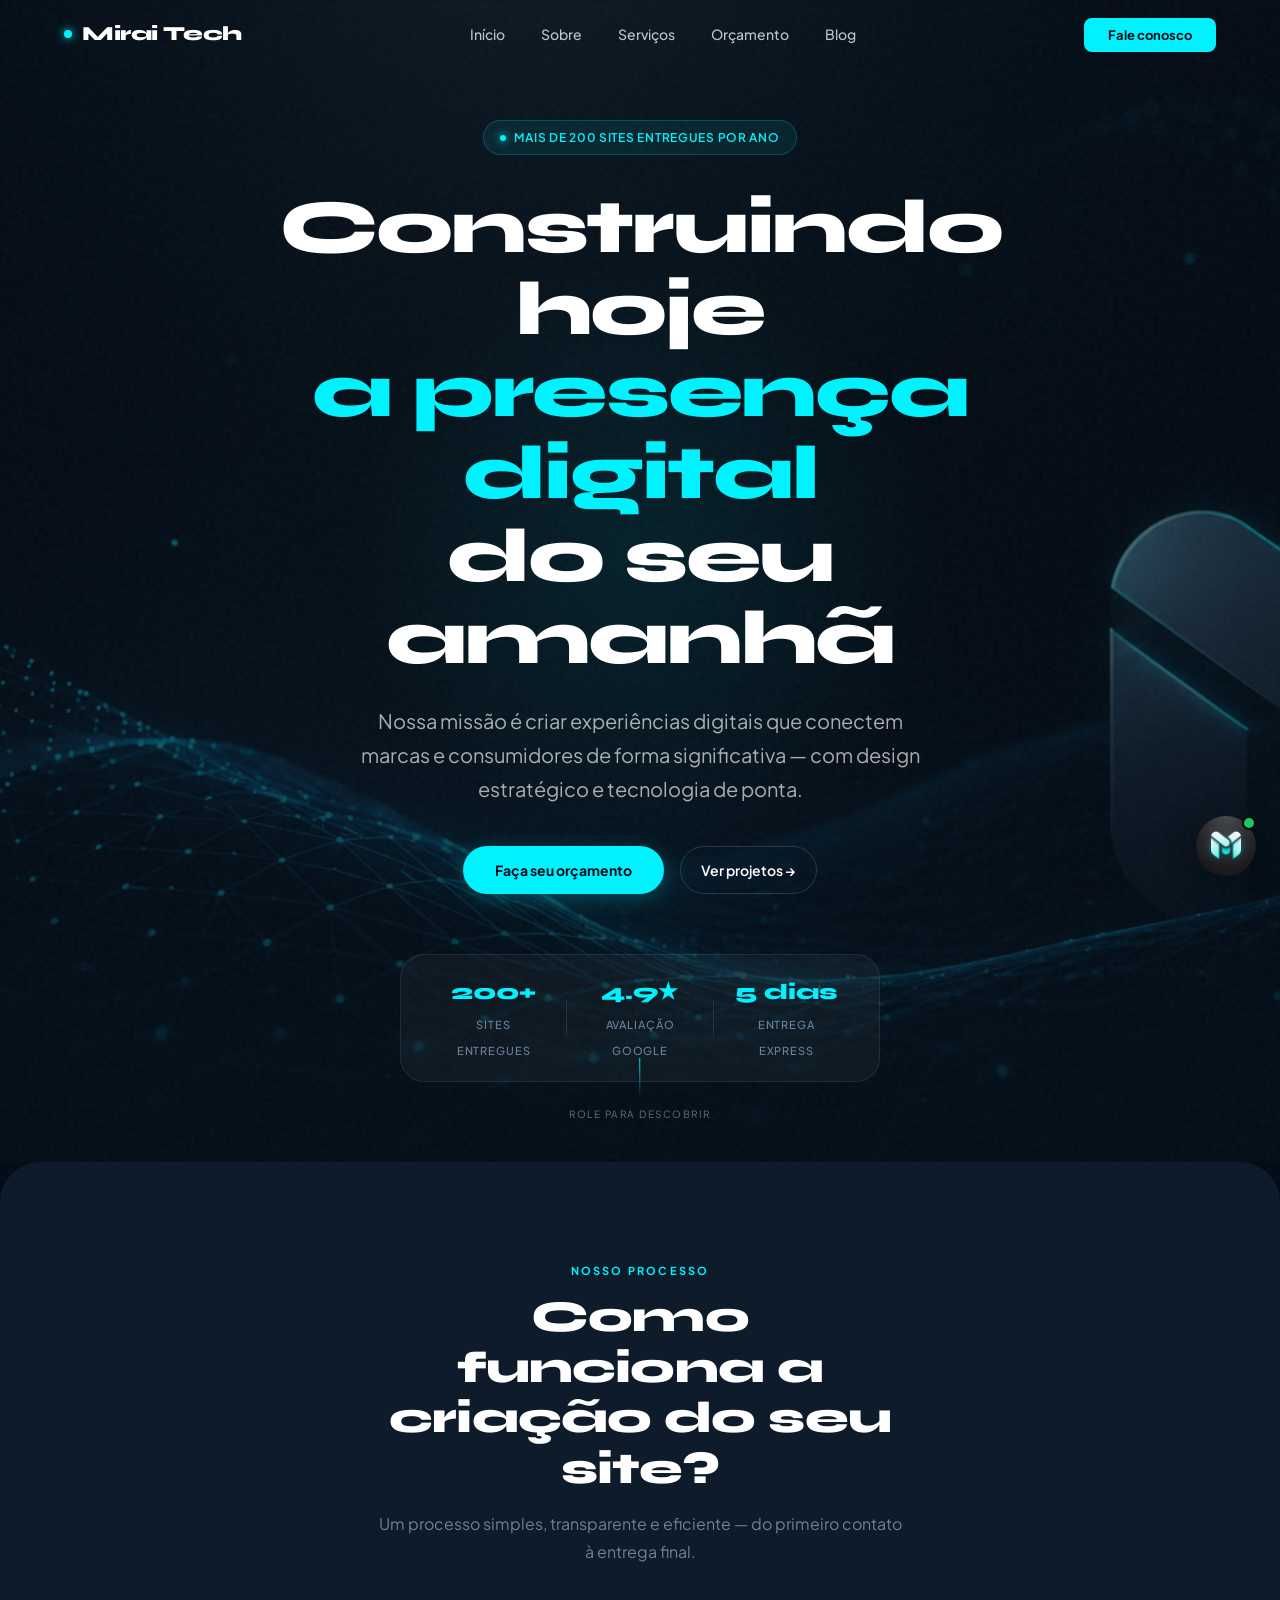
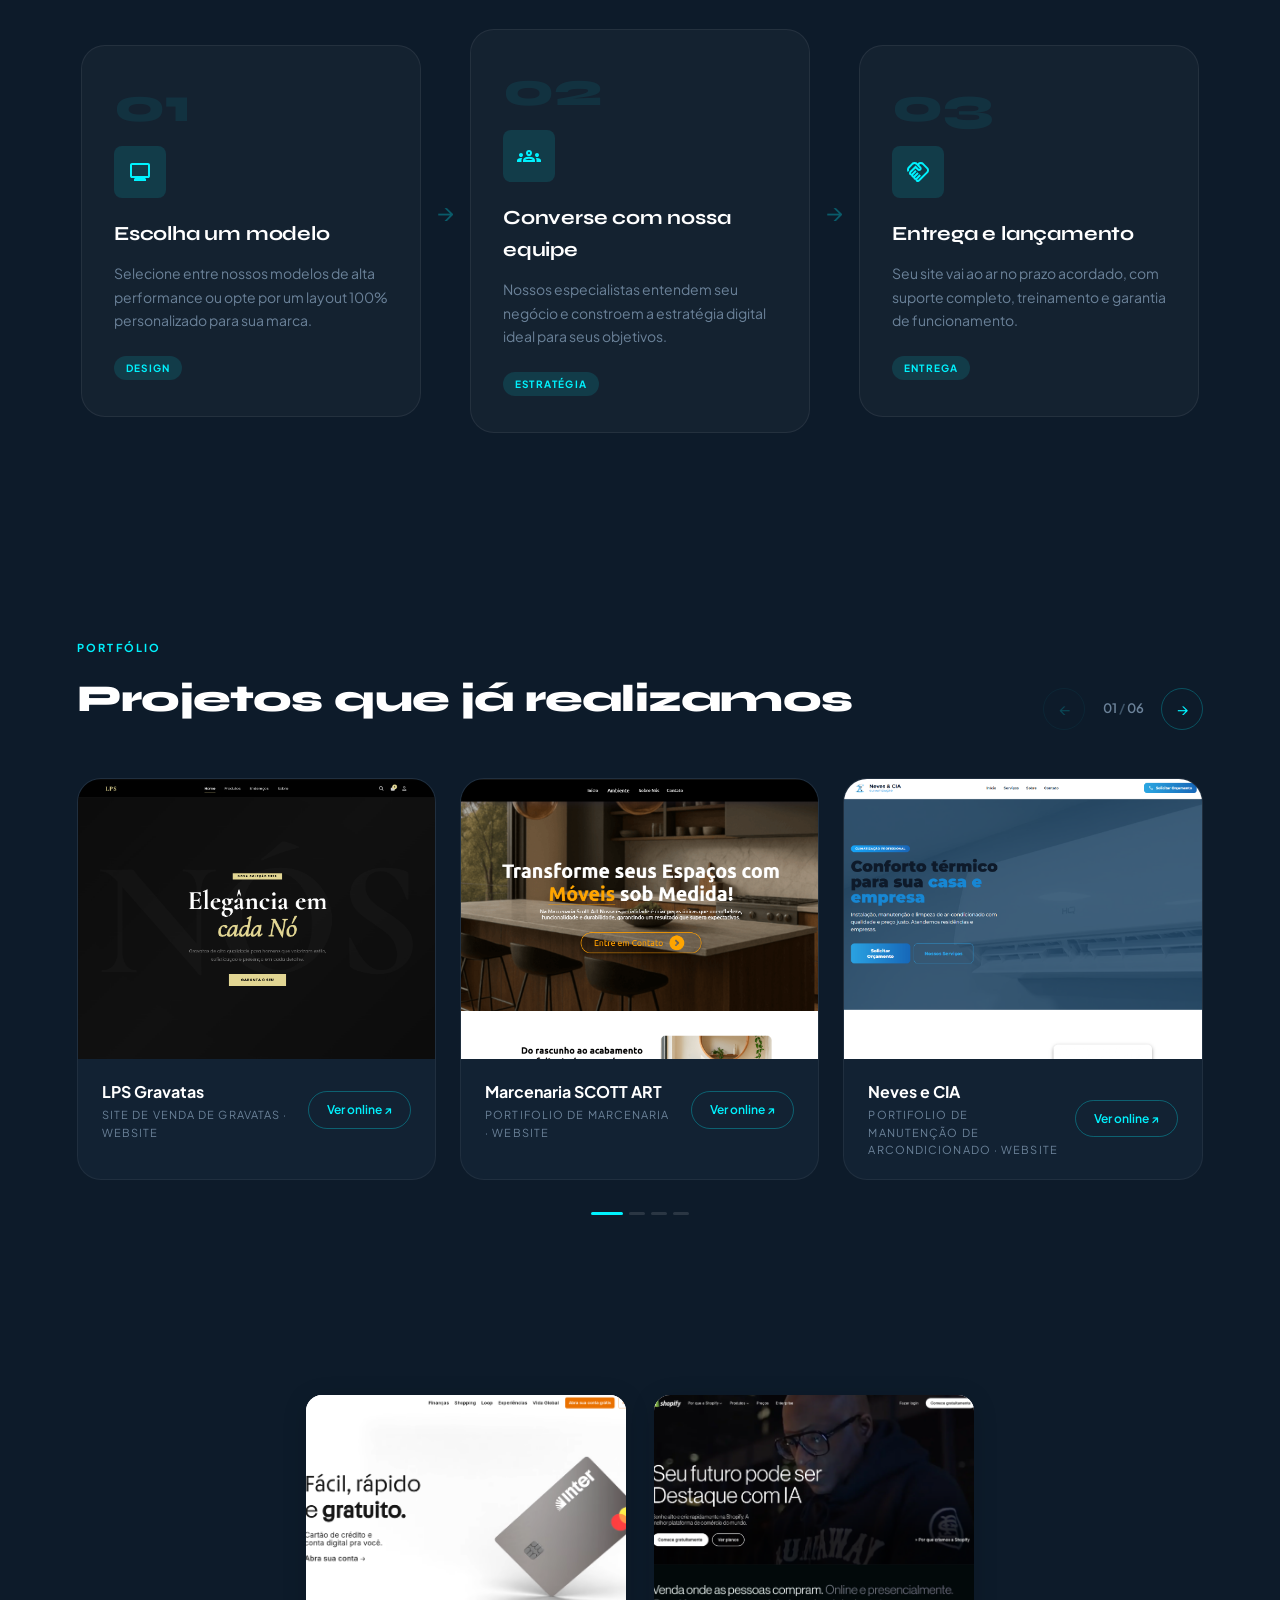
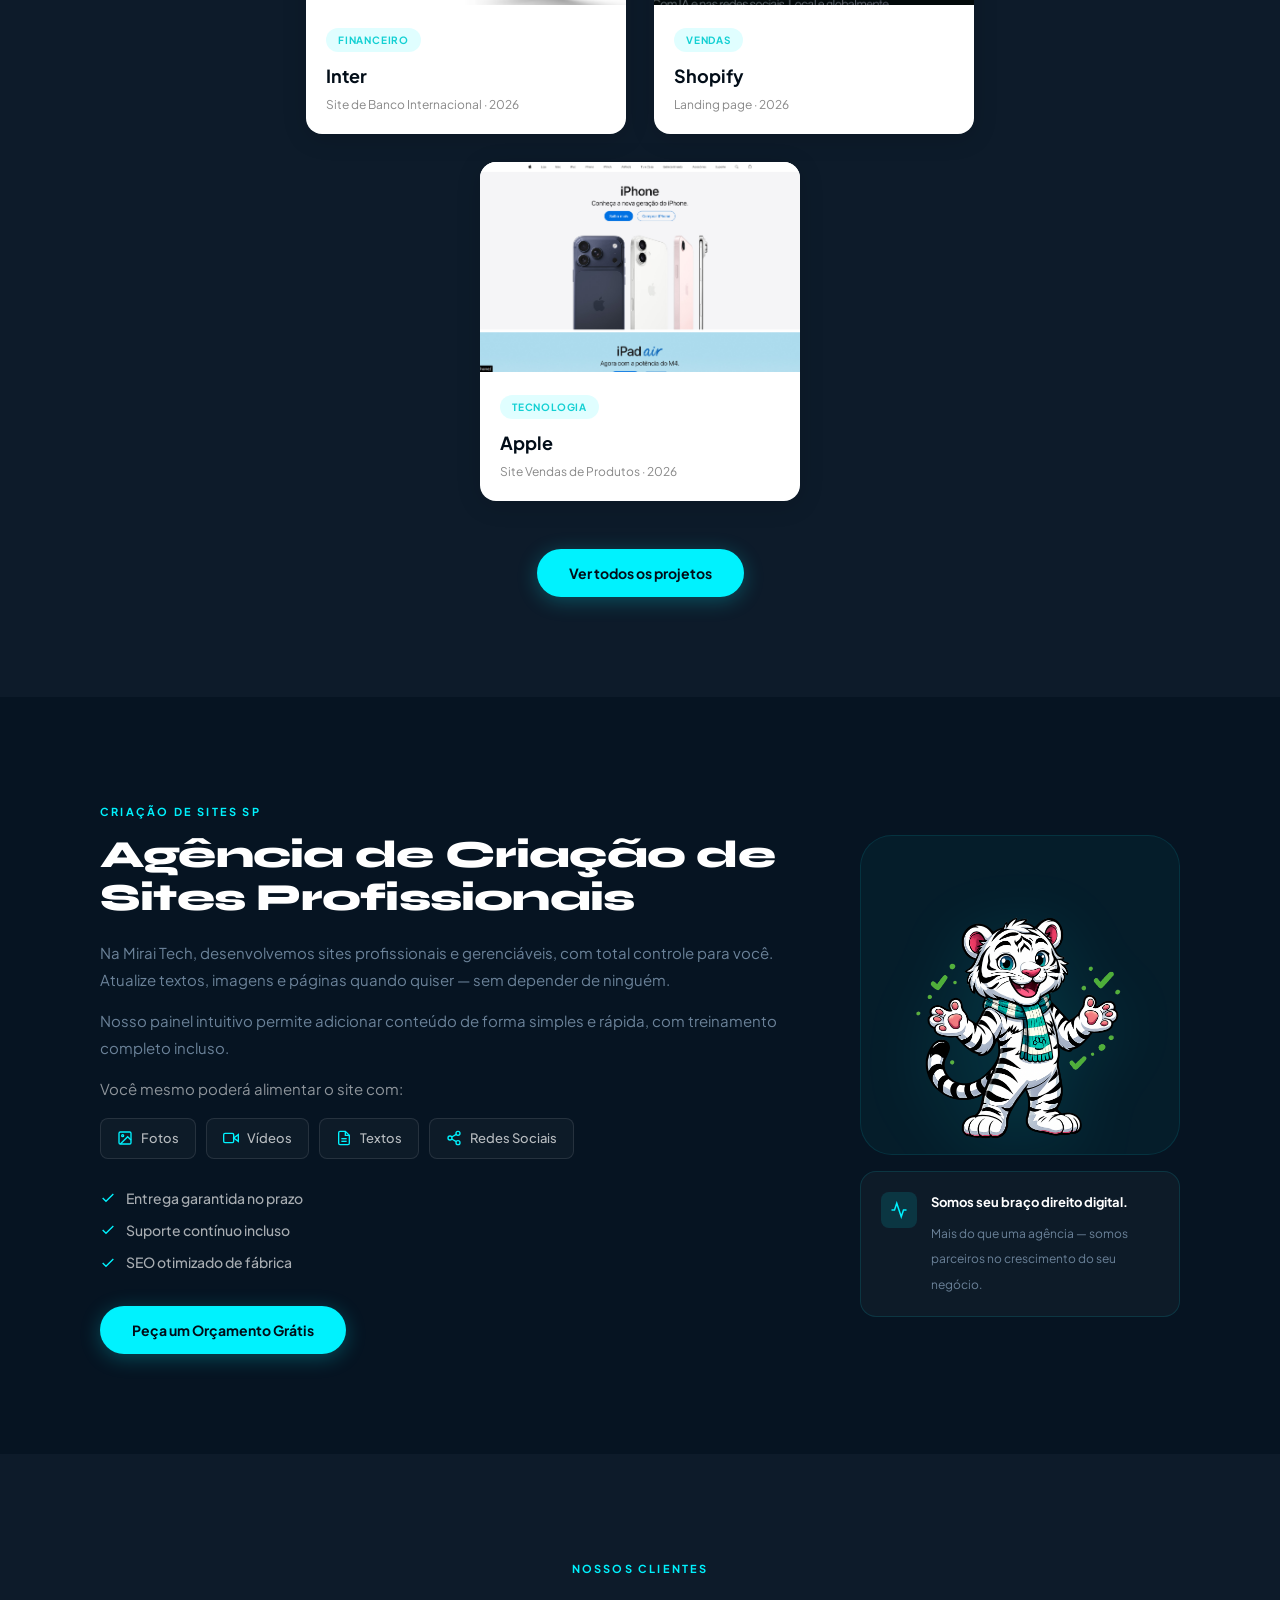
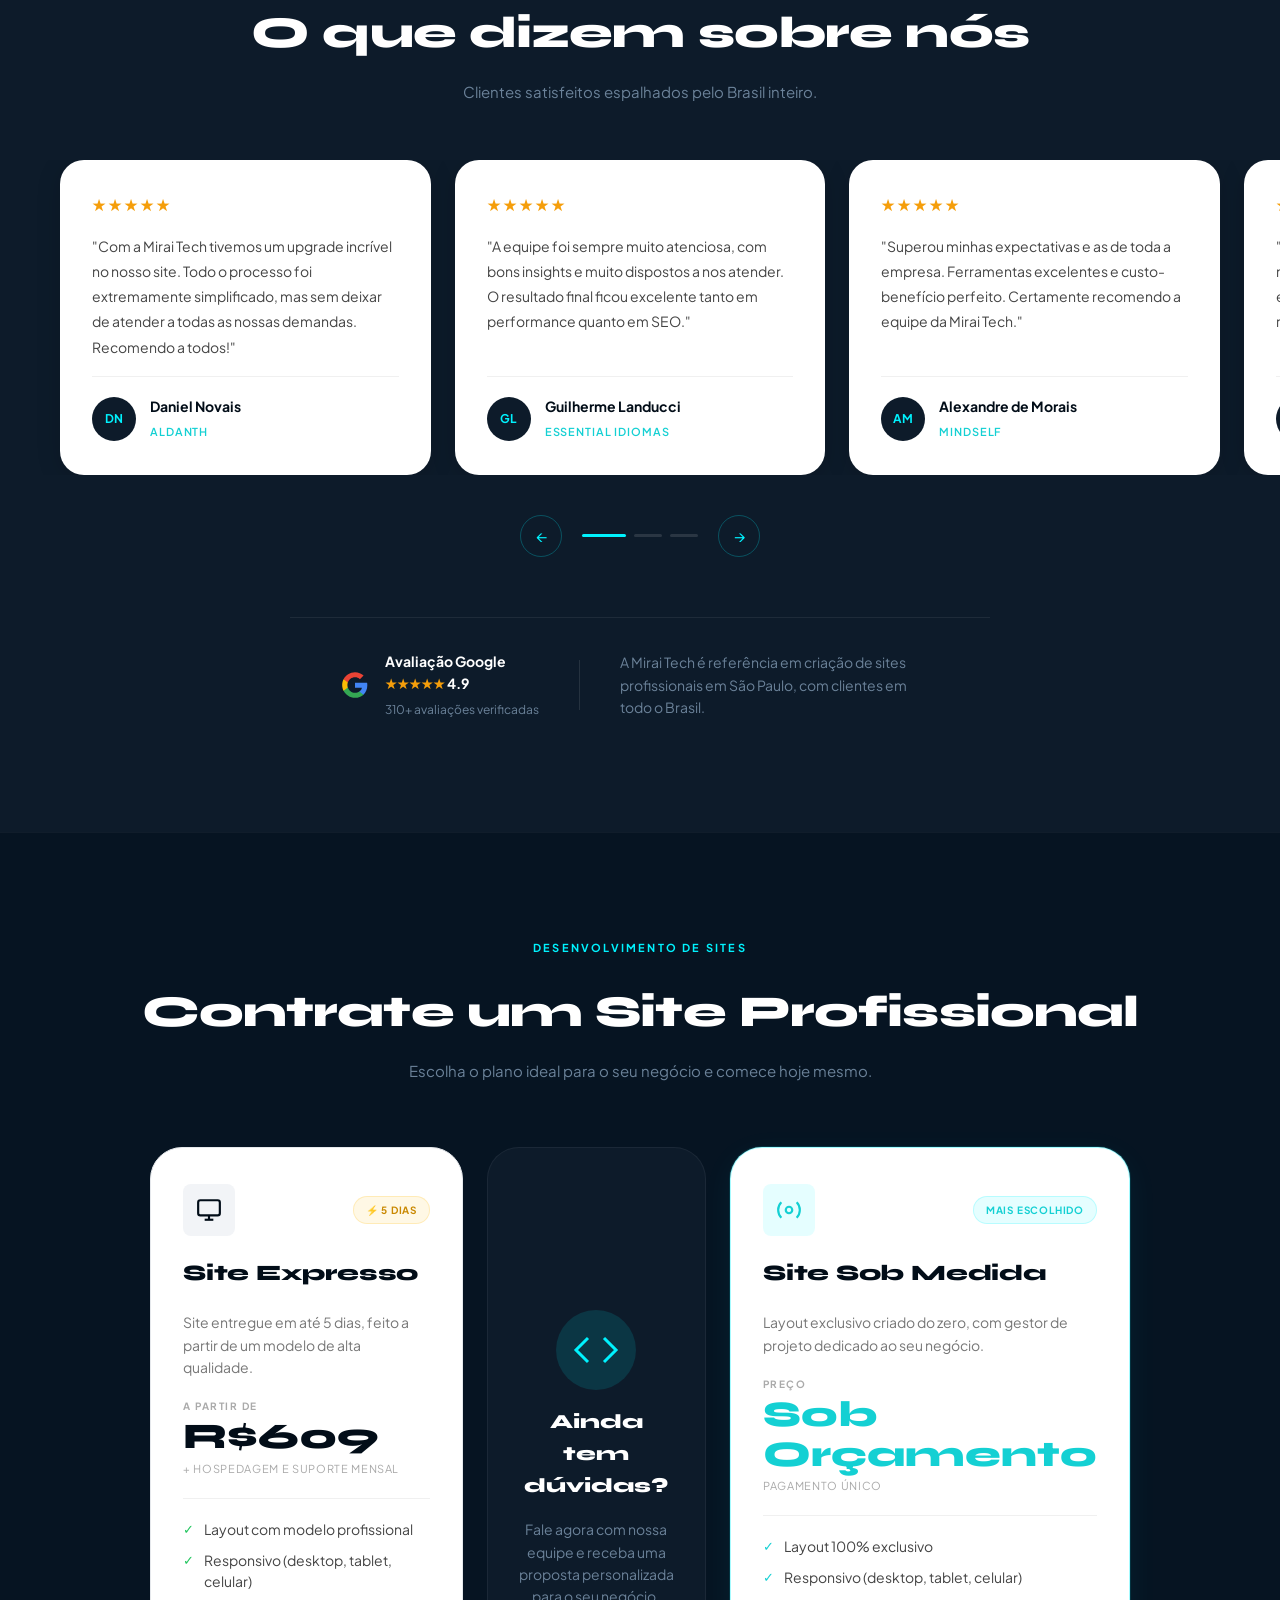
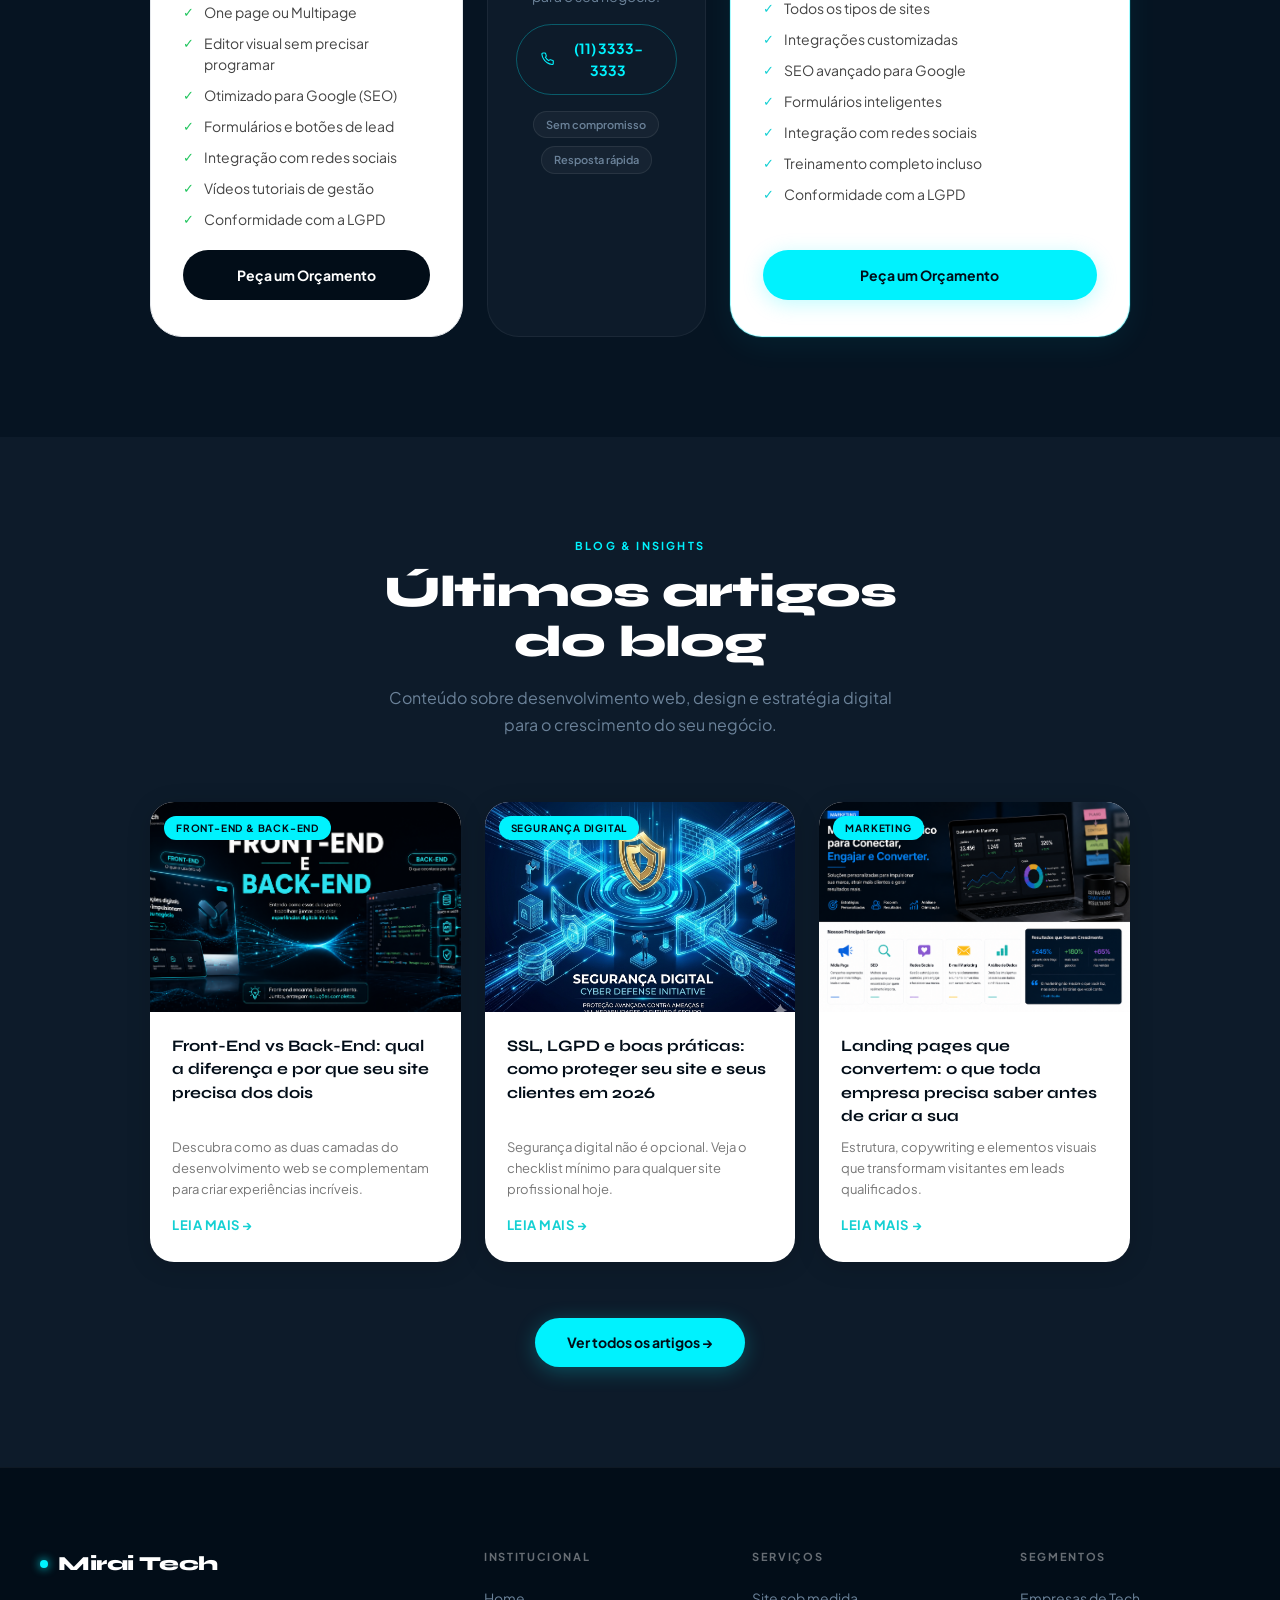
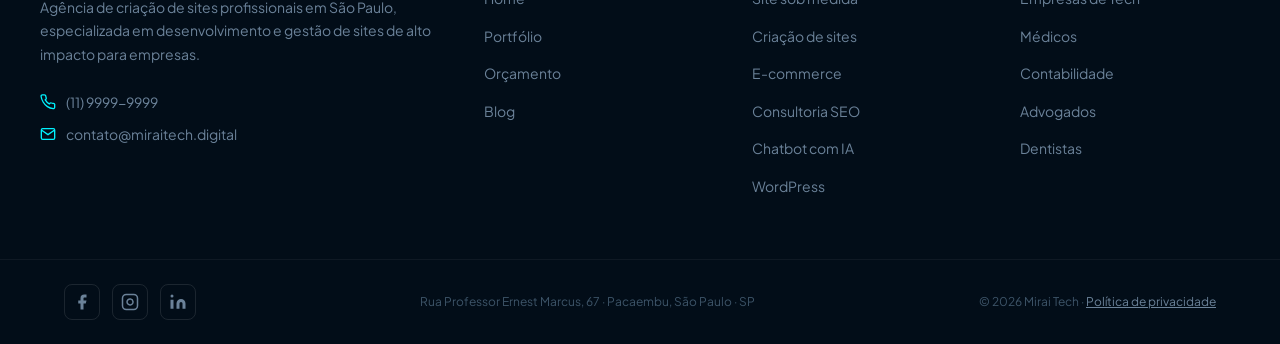
<file: index.html>
<!DOCTYPE html>
<html lang="pt-br">

<head>
    <meta charset="UTF-8">
    <meta name="viewport" content="width=device-width, initial-scale=1.0">
    <title>Mirai Tech — Criação de Sites Profissionais</title>
    <link rel="shortcut icon" href="./img/logo.jpeg" type="image/x-icon">
    <link rel="stylesheet" href="css/style.css">
</head>

<body>

    <!-- ===================== HEADER ===================== -->
    <header class="header-main" id="header">
        <div class="header-inner">
            <div class="logo">
                <span class="logo-dot"></span>
                <h1>Mirai Tech</h1>
            </div>
            <nav>
                <ul>
                    <li><a href="./index.html">Início</a></li>
                    <li><a href="#sobre">Sobre</a></li>
                    <li><a href="./projetos.html">Serviços</a></li>
                    <li><a href="./bot.html">Orçamento</a></li>
                    <li><a href="./blog.html">Blog</a></li>
                </ul>
            </nav>
            <div class="header-cta">
                <a class="btn-header" href="./bot.html">Fale conosco</a>
            </div>

            <!-- Mobile hamburger -->
            <button class="hamburger" id="hamburger" aria-label="Menu">
                <span></span><span></span><span></span>
            </button>
        </div>

        <!-- Mobile nav -->
        <div class="mobile-nav" id="mobileNav">
            <ul>
                <li><a href="./index.html" onclick="closeMobileNav()">Início</a></li>
                <li><a href="./sobre.html" onclick="closeMobileNav()">Sobre</a></li>
                <li><a href="./projetos.html" onclick="closeMobileNav()">Serviços</a></li>
                <li><a href="./bot.html" onclick="closeMobileNav()">Orçamento</a></li>
                <li><a href="./blog.html" onclick="closeMobileNav()">Blog</a></li>
                <li><a href="./bot.html" class="mobile-cta">Fale conosco</a></li>
            </ul>
        </div>
    </header>


    <main>

        <!-- ===================== HERO ===================== -->
        <section class="section-main" id="home">
            <div class="hero-noise"></div>
            <div class="hero-glow"></div>

            <div class="hero-content">
                <div class="hero-badge">
                    <span class="badge-dot"></span>
                    Mais de 200 sites entregues por ano
                </div>

                <h1 class="hero-title">
                    Construindo hoje<br>
                    <em>a presença digital</em><br>
                    do seu amanhã
                </h1>

                <p class="hero-subtitle">
                    Nossa missão é criar experiências digitais que conectem marcas e consumidores de forma significativa
                    — com design estratégico e tecnologia de ponta.
                </p>

                <div class="hero-actions">
                    <a href="#orcamento" class="btn-primary">Faça seu orçamento</a>
                    <a href="#projeto" class="btn-ghost">Ver projetos →</a>
                </div>

                <div class="hero-stats">
                    <div class="stat-item">
                        <strong>200+</strong>
                        <span>Sites entregues</span>
                    </div>
                    <div class="stat-divider"></div>
                    <div class="stat-item">
                        <strong>4.9★</strong>
                        <span>Avaliação Google</span>
                    </div>
                    <div class="stat-divider"></div>
                    <div class="stat-item">
                        <strong>5 dias</strong>
                        <span>Entrega express</span>
                    </div>
                </div>
            </div>

            <div class="hero-scroll">
                <span></span>
                <p>Role para descobrir</p>
            </div>
        </section>


        <!-- ===================== COMO FUNCIONA ===================== -->
        <section class="section-funcionamento" id="funcionamento">
            <div class="section-header">
                <span class="section-label">Nosso Processo</span>
                <h2>Como funciona a criação do seu site?</h2>
                <p>Um processo simples, transparente e eficiente — do primeiro contato à entrega final.</p>
            </div>

            <div class="steps-grid reveal">
                <div class="step-card">
                    <div class="step-number">01</div>
                    <div class="step-icon">
                        <svg xmlns="http://www.w3.org/2000/svg" height="24px" viewBox="0 -960 960 960" width="24px"
                            fill="currentColor">
                            <path
                                d="M240-120v-80l40-40H160q-33 0-56.5-23.5T80-320v-440q0-33 23.5-56.5T160-840h640q33 0 56.5 23.5T880-760v440q0 33-23.5 56.5T800-240H680l40 40v80H240Zm-80-200h640v-440H160v440Zm0 0v-440 440Z" />
                        </svg>
                    </div>
                    <h3>Escolha um modelo</h3>
                    <p>Selecione entre nossos modelos de alta performance ou opte por um layout 100% personalizado para
                        sua marca.</p>
                    <div class="step-tag">Design</div>
                </div>

                <div class="step-connector">→</div>

                <div class="step-card">
                    <div class="step-number">02</div>
                    <div class="step-icon">
                        <svg xmlns="http://www.w3.org/2000/svg" height="24px" viewBox="0 -960 960 960" width="24px"
                            fill="currentColor">
                            <path
                                d="M0-240v-63q0-43 44-70t116-27q13 0 25 .5t23 2.5q-14 21-21 44t-7 48v65H0Zm240 0v-65q0-32 17.5-58.5T307-410q32-20 76.5-30t96.5-10q53 0 97.5 10t76.5 30q32 20 49 46.5t17 58.5v65H240Zm540 0v-65q0-26-6.5-49T754-397q11-2 22.5-2.5t23.5-.5q72 0 116 26.5t44 70.5v63H780Zm-455-80h311q-10-20-55.5-35T480-370q-55 0-100.5 15T325-320ZM160-440q-33 0-56.5-23.5T80-520q0-34 23.5-57t56.5-23q34 0 57 23t23 57q0 33-23 56.5T160-440Zm640 0q-33 0-56.5-23.5T720-520q0-34 23.5-57t56.5-23q34 0 57 23t23 57q0 33-23 56.5T800-440Zm-320-40q-50 0-85-35t-35-85q0-51 35-85.5t85-34.5q51 0 85.5 34.5T600-600q0 50-34.5 85T480-480Zm0-80q17 0 28.5-11.5T520-600q0-17-11.5-28.5T480-640q-17 0-28.5 11.5T440-600q0 17 11.5 28.5T480-560Zm1 240Zm-1-280Z" />
                        </svg>
                    </div>
                    <h3>Converse com nossa equipe</h3>
                    <p>Nossos especialistas entendem seu negócio e constroem a estratégia digital ideal para seus
                        objetivos.</p>
                    <div class="step-tag">Estratégia</div>
                </div>

                <div class="step-connector">→</div>

                <div class="step-card">
                    <div class="step-number">03</div>
                    <div class="step-icon">
                        <svg xmlns="http://www.w3.org/2000/svg" height="24px" viewBox="0 -960 960 960" width="24px"
                            fill="currentColor">
                            <path
                                d="M475-160q4 0 8-2t6-4l328-328q12-12 17.5-27t5.5-30q0-16-5.5-30.5T817-607L647-777q-11-12-25.5-17.5T591-800q-15 0-30 5.5T534-777l-11 11 74 75q15 14 22 32t7 38q0 42-28.5 70.5T527-522q-20 0-38.5-7T456-550l-75-74-175 175q-3 3-4.5 6.5T200-435q0 8 6 14.5t14 6.5q4 0 8-2t6-4l136-136 56 56-135 136q-3 3-4.5 6.5T285-350q0 8 6 14t14 6q4 0 8-2t6-4l136-135 56 56-135 136q-3 2-4.5 6t-1.5 8q0 8 6 14t14 6q4 0 7.5-1.5t6.5-4.5l136-135 56 56-136 136q-3 3-4.5 6.5T454-180q0 8 6.5 14t14.5 6Zm-1 80q-37 0-65.5-24.5T375-166q-34-5-57-28t-28-57q-34-5-56.5-28.5T206-336q-38-5-62-33t-24-66q0-20 7.5-38.5T149-506l232-231 131 131q2 3 6 4.5t8 1.5q9 0 15-5.5t6-14.5q0-4-1.5-8t-4.5-6L398-777q-11-12-25.5-17.5T342-800q-15 0-30 5.5T285-777L144-635q-9 9-15 21t-8 24q-2 12 0 24.5t8 23.5l-58 58q-17-23-25-50.5T40-590q2-28 14-54.5T87-692l141-141q24-23 53.5-35t60.5-12q31 0 60.5 12t52.5 35l11 11 11-11q24-23 53.5-35t60.5-12q31 0 60.5 12t52.5 35l169 169q23 23 35 53t12 61q0 31-12 60.5T873-437L545-110q-14 14-32.5 22T474-80Zm-99-560Z" />
                        </svg>
                    </div>
                    <h3>Entrega e lançamento</h3>
                    <p>Seu site vai ao ar no prazo acordado, com suporte completo, treinamento e garantia de
                        funcionamento.</p>
                    <div class="step-tag">Entrega</div>
                </div>
            </div>
        </section>


        <!-- ===================== PORTFÓLIO CARROSSEL ===================== -->
        <section class="section-projetos bg-dark" id="projeto">
            <div class="projetos-header reveal">
                <div class="projetos-title">
                    <span class="section-label light">Portfólio</span>
                    <h2>Projetos que já realizamos</h2>
                </div>
                <div class="carrossel-nav">
                    <button class="carrossel-btn" id="btnPrev" aria-label="Anterior">&#8592;</button>
                    <div class="carrossel-counter">
                        <span id="cntCur">01</span>
                        <span class="counter-sep">/</span>
                        <span id="cntTot">06</span>
                    </div>
                    <button class="carrossel-btn" id="btnNext" aria-label="Próximo">&#8594;</button>
                </div>
            </div>

            <div class="carrossel-track-wrap reveal">
                <div class="carrossel-track" id="carrosselTrack">

                    <div class="projeto-item">
                        <div class="projeto-mockup">
                            <img src="./img/img portifolio/Captura de tela 2026-03-26 164146.png" alt="Projeto 1">
                        </div>
                        <div class="projeto-footer">
                            <div class="projeto-info">
                                <h3>LPS Gravatas</h3>
                                <p>Site de venda de gravatas · Website</p>
                            </div>
                            <a href="#" class="projeto-link">Ver online ↗</a>
                        </div>
                    </div>

                    <div class="projeto-item">
                        <div class="projeto-mockup">
                            <img src="./img/img portifolio/Captura de tela 2026-03-26 164309.png" alt="Projeto 2">
                        </div>
                        <div class="projeto-footer">
                            <div class="projeto-info">
                                <h3>Marcenaria SCOTT ART</h3>
                                <p>Portifolio de marcenaria · Website</p>
                            </div>
                            <a href="#" class="projeto-link">Ver online ↗</a>
                        </div>
                    </div>

                    <div class="projeto-item">
                        <div class="projeto-mockup">
                            <img src="./img/img portifolio/Captura de tela 2026-03-26 164358.png" alt="Projeto 3">
                        </div>
                        <div class="projeto-footer">
                            <div class="projeto-info">
                                <h3>Neves e CIA</h3>
                                <p>Portifolio de manutenção de arcondicionado · Website</p>
                            </div>
                            <a href="#" class="projeto-link">Ver online ↗</a>
                        </div>
                    </div>

                    <div class="projeto-item">
                        <div class="projeto-mockup">
                            <img src="./img/img portifolio/Captura de tela 2026-03-26 164515.png" alt="Projeto 4">
                        </div>
                        <div class="projeto-footer">
                            <div class="projeto-info">
                                <h3>PRIME FIT</h3>
                                <p>Site de Academia · Website</p>
                            </div>
                            <a href="#" class="projeto-link">Ver online ↗</a>
                        </div>
                    </div>

                    <div class="projeto-item">
                        <div class="projeto-mockup">
                            <img src="./img/img portifolio/Captura de tela 2026-03-26 164643.png" alt="Projeto 5">
                        </div>
                        <div class="projeto-footer">
                            <div class="projeto-info">
                                <h3>Mynxs</h3>
                                <p>Criação de aplicativos · Website</p>
                            </div>
                            <a href="#" class="projeto-link">Ver online ↗</a>
                        </div>
                    </div>

                    <div class="projeto-item">
                        <div class="projeto-mockup">
                            <img src="./img/img portifolio/image.png" alt="Projeto 6">
                        </div>
                        <div class="projeto-footer">
                            <div class="projeto-info">
                                <h3>EA Serigrafia</h3>
                                <p>Loja de Cartazes e tintas · Website</p>
                            </div>
                            <a href="#" class="projeto-link">Ver online ↗</a>
                        </div>
                    </div>

                </div>
            </div>

            <div class="carrossel-dots" id="carrosselDots"></div>
        </section>


        <!-- ===================== PORTFÓLIO GRID ===================== -->
        <section class="section-projetos2">
            <div class="group-itens-project reveal">
                <article class="item-proj">
                    <div class="item-proj-img">
                        <img src="./img/img portifolio/image copy 2.png" alt="Real Tax Contabilidade">
                        <div class="item-proj-overlay">
                            <a href="#" class="overlay-link">Ver projeto ↗</a>
                        </div>
                    </div>
                    <div class="desc-item-proj">
                        <span class="tag-categoria">Financeiro</span>
                        <h3 class="proj-titulo">Inter</h3>
                        <p class="proj-subtitulo">Site de Banco Internacional · 2026</p>
                    </div>
                </article>

                <article class="item-proj">
                    <div class="item-proj-img">
                        <img src="./img/img portifolio/image copy.png" alt="Projeto 2">
                        <div class="item-proj-overlay">
                            <a href="#" class="overlay-link">Ver projeto ↗</a>
                        </div>
                    </div>
                    <div class="desc-item-proj">
                        <span class="tag-categoria">Vendas</span>
                        <h3 class="proj-titulo">Shopify</h3>
                        <p class="proj-subtitulo">Landing page · 2026</p>
                    </div>
                </article>

                <article class="item-proj">
                    <div class="item-proj-img">
                        <img src="./img/img portifolio/image copy 3.png" alt="Projeto 3">
                        <div class="item-proj-overlay">
                            <a href="#" class="overlay-link">Ver projeto ↗</a>
                        </div>
                    </div>
                    <div class="desc-item-proj">
                        <span class="tag-categoria">Tecnologia</span>
                        <h3 class="proj-titulo">Apple</h3>
                        <p class="proj-subtitulo">Site Vendas de Produtos · 2026</p>
                    </div>
                </article>
            </div>

            <div class="ver-mais-project">
                <a href="./projetos.html" class="btn-primary">Ver todos os projetos</a>
            </div>
        </section>


        <!-- ===================== SOBRE A AGÊNCIA ===================== -->
        <section class="section-agencia" id="sobre">
            <div class="agencia-inner">

                <div class="agencia-content">
                    <span class="section-label">Criação de Sites SP</span>
                    <h2 class="agencia-title">Agência de Criação de Sites Profissionais</h2>

                    <p class="agencia-body">
                        Na Mirai Tech, desenvolvemos sites profissionais e gerenciáveis, com total controle para você.
                        Atualize textos, imagens e páginas quando quiser — sem depender de ninguém.
                    </p>
                    <p class="agencia-body">
                        Nosso painel intuitivo permite adicionar conteúdo de forma simples e rápida, com treinamento
                        completo incluso.
                    </p>

                    <p class="agencia-body agencia-body--label">Você mesmo poderá alimentar o site com:</p>

                    <div class="agencia-chips">
                        <div class="agencia-chip">
                            <svg xmlns="http://www.w3.org/2000/svg" width="16" height="16" viewBox="0 0 24 24"
                                fill="none" stroke="currentColor" stroke-width="2">
                                <rect x="3" y="3" width="18" height="18" rx="2" />
                                <circle cx="8.5" cy="8.5" r="1.5" />
                                <polyline points="21 15 16 10 5 21" />
                            </svg>
                            Fotos
                        </div>
                        <div class="agencia-chip">
                            <svg xmlns="http://www.w3.org/2000/svg" width="16" height="16" viewBox="0 0 24 24"
                                fill="none" stroke="currentColor" stroke-width="2">
                                <polygon points="23 7 16 12 23 17 23 7" />
                                <rect x="1" y="5" width="15" height="14" rx="2" ry="2" />
                            </svg>
                            Vídeos
                        </div>
                        <div class="agencia-chip">
                            <svg xmlns="http://www.w3.org/2000/svg" width="16" height="16" viewBox="0 0 24 24"
                                fill="none" stroke="currentColor" stroke-width="2">
                                <path d="M14 2H6a2 2 0 0 0-2 2v16a2 2 0 0 0 2 2h12a2 2 0 0 0 2-2V8z" />
                                <polyline points="14 2 14 8 20 8" />
                                <line x1="16" y1="13" x2="8" y2="13" />
                                <line x1="16" y1="17" x2="8" y2="17" />
                            </svg>
                            Textos
                        </div>
                        <div class="agencia-chip">
                            <svg xmlns="http://www.w3.org/2000/svg" width="16" height="16" viewBox="0 0 24 24"
                                fill="none" stroke="currentColor" stroke-width="2">
                                <circle cx="18" cy="5" r="3" />
                                <circle cx="6" cy="12" r="3" />
                                <circle cx="18" cy="19" r="3" />
                                <line x1="8.59" y1="13.51" x2="15.42" y2="17.49" />
                                <line x1="15.41" y1="6.51" x2="8.59" y2="10.49" />
                            </svg>
                            Redes Sociais
                        </div>
                    </div>

                    <div class="agencia-trust">
                        <div class="trust-item">
                            <svg xmlns="http://www.w3.org/2000/svg" width="16" height="16" viewBox="0 0 24 24"
                                fill="none" stroke="currentColor" stroke-width="2">
                                <polyline points="20 6 9 17 4 12" />
                            </svg>
                            Entrega garantida no prazo
                        </div>
                        <div class="trust-item">
                            <svg xmlns="http://www.w3.org/2000/svg" width="16" height="16" viewBox="0 0 24 24"
                                fill="none" stroke="currentColor" stroke-width="2">
                                <polyline points="20 6 9 17 4 12" />
                            </svg>
                            Suporte contínuo incluso
                        </div>
                        <div class="trust-item">
                            <svg xmlns="http://www.w3.org/2000/svg" width="16" height="16" viewBox="0 0 24 24"
                                fill="none" stroke="currentColor" stroke-width="2">
                                <polyline points="20 6 9 17 4 12" />
                            </svg>
                            SEO otimizado de fábrica
                        </div>
                    </div>

                    <a href="./bot.html" class="btn-primary agencia-btn">Peça um Orçamento Grátis</a>
                </div>

                <div class="agencia-visual">
                    <div class="agencia-mascote-wrap">
                        <img src="./img/TigrinhoPositivo.png" alt="Mascote Mirai Tech" class="agencia-mascote" />
                    </div>

                    <div class="agencia-callout">
                        <div class="agencia-callout-icon">
                            <svg xmlns="http://www.w3.org/2000/svg" width="18" height="18" viewBox="0 0 24 24"
                                fill="none" stroke="#00f2fe" stroke-width="2">
                                <polyline points="22 12 18 12 15 21 9 3 6 12 2 12" />
                            </svg>
                        </div>
                        <div class="agencia-callout-text">
                            <strong>Somos seu braço direito digital.</strong>
                            <span>Mais do que uma agência — somos parceiros no crescimento do seu negócio.</span>
                        </div>
                    </div>
                </div>

            </div>
        </section>


        <!-- ===================== AVALIAÇÕES ===================== -->
        <section class="section-avaliacoes bg-dark" id="avaliacoes">
            <div class="avaliacoes-header">
                <span class="section-label light">Nossos Clientes</span>
                <h2>O que dizem sobre nós</h2>
                <p>Clientes satisfeitos espalhados pelo Brasil inteiro.</p>
            </div>

            <div class="avaliacoes-track-wrap">
                <div class="avaliacoes-track" id="avaliacoesTrack">

                    <div class="avaliacao-card">
                        <div class="avaliacao-stars">★★★★★</div>
                        <p>"Com a Mirai Tech tivemos um upgrade incrível no nosso site. Todo o processo foi extremamente
                            simplificado, mas sem deixar de atender a todas as nossas demandas. Recomendo a todos!"</p>
                        <div class="avaliacao-autor">
                            <div class="avaliacao-avatar">DN</div>
                            <div>
                                <strong>Daniel Novais</strong>
                                <span>Aldanth</span>
                            </div>
                        </div>
                    </div>

                    <div class="avaliacao-card">
                        <div class="avaliacao-stars">★★★★★</div>
                        <p>"A equipe foi sempre muito atenciosa, com bons insights e muito dispostos a nos atender. O
                            resultado final ficou excelente tanto em performance quanto em SEO."</p>
                        <div class="avaliacao-autor">
                            <div class="avaliacao-avatar">GL</div>
                            <div>
                                <strong>Guilherme Landucci</strong>
                                <span>Essential Idiomas</span>
                            </div>
                        </div>
                    </div>

                    <div class="avaliacao-card">
                        <div class="avaliacao-stars">★★★★★</div>
                        <p>"Superou minhas expectativas e as de toda a empresa. Ferramentas excelentes e custo-benefício
                            perfeito. Certamente recomendo a equipe da Mirai Tech."</p>
                        <div class="avaliacao-autor">
                            <div class="avaliacao-avatar">AM</div>
                            <div>
                                <strong>Alexandre de Morais</strong>
                                <span>MindSelf</span>
                            </div>
                        </div>
                    </div>

                    <div class="avaliacao-card">
                        <div class="avaliacao-stars">★★★★★</div>
                        <p>"Profissionalismo do início ao fim. O site ficou muito acima do esperado e o suporte
                            pós-entrega é exemplar. Qualquer dúvida é resolvida rapidamente."</p>
                        <div class="avaliacao-autor">
                            <div class="avaliacao-avatar">RL</div>
                            <div>
                                <strong>Ricardo Lima</strong>
                                <span>TechStart</span>
                            </div>
                        </div>
                    </div>

                    <div class="avaliacao-card">
                        <div class="avaliacao-stars">★★★★★</div>
                        <p>"O desenvolvimento foi simplificado e transparente, atendendo demandas complexas com
                            performance impecável. O resultado superou as expectativas. Recomendo!"</p>
                        <div class="avaliacao-autor">
                            <div class="avaliacao-avatar">LB</div>
                            <div>
                                <strong>Luis Bianchi</strong>
                                <span>Stellar Logistic</span>
                            </div>
                        </div>
                    </div>

                </div>
            </div>

            <div class="avaliacoes-nav">
                <button class="carrossel-btn" id="btnAvalPrev" aria-label="Anterior">&#8592;</button>
                <div class="avaliacoes-dots" id="avaliacoesDots"></div>
                <button class="carrossel-btn" id="btnAvalNext" aria-label="Próximo">&#8594;</button>
            </div>

            <div class="google-selo reveal">
                <div class="google-selo-inner">
                    <svg width="28" height="28" viewBox="0 0 24 24">
                        <path fill="#4285F4"
                            d="M22.56 12.25c0-.78-.07-1.53-.2-2.25H12v4.26h5.92c-.26 1.37-1.04 2.53-2.21 3.31v2.77h3.57c2.08-1.92 3.28-4.74 3.28-8.09z" />
                        <path fill="#34A853"
                            d="M12 23c2.97 0 5.46-.98 7.28-2.66l-3.57-2.77c-.98.66-2.23 1.06-3.71 1.06-2.86 0-5.29-1.93-6.16-4.53H2.18v2.84C3.99 20.53 7.7 23 12 23z" />
                        <path fill="#FBBC05"
                            d="M5.84 14.09c-.22-.66-.35-1.36-.35-2.09s.13-1.43.35-2.09V7.07H2.18C1.43 8.55 1 10.22 1 12s.43 3.45 1.18 4.93l2.85-2.22.81-.62z" />
                        <path fill="#EA4335"
                            d="M12 5.38c1.62 0 3.06.56 4.21 1.64l3.15-3.15C17.45 2.09 14.97 1 12 1 7.7 1 3.99 3.47 2.18 7.07l3.66 2.84c.87-2.6 3.3-4.53 6.16-4.53z" />
                    </svg>
                    <div class="google-info">
                        <strong>Avaliação Google</strong>
                        <div class="stars">★★★★★ <span>4.9</span></div>
                        <small>310+ avaliações verificadas</small>
                    </div>
                </div>
                <div class="google-divider"></div>
                <p>A Mirai Tech é referência em criação de sites profissionais em São Paulo, com clientes em todo o
                    Brasil.</p>
            </div>
        </section>


        <!-- ===================== PLANOS ===================== -->
        <section class="section-planos" id="orcamento">
            <div class="planos-header">
                <span class="section-label">Desenvolvimento de Sites</span>
                <h2>Contrate um Site Profissional</h2>
                <p>Escolha o plano ideal para o seu negócio e comece hoje mesmo.</p>
            </div>

            <div class="planos-grid reveal">

                <div class="plano-card">
                    <div class="plano-top">
                        <div class="plano-icon">
                            <svg xmlns="http://www.w3.org/2000/svg" width="26" height="26" viewBox="0 0 24 24"
                                fill="none" stroke="currentColor" stroke-width="2">
                                <rect x="2" y="3" width="20" height="14" rx="2" ry="2" />
                                <line x1="8" y1="21" x2="16" y2="21" />
                                <line x1="12" y1="17" x2="12" y2="21" />
                            </svg>
                        </div>
                        <div class="plano-badge-entrega">⚡ 5 dias</div>
                    </div>
                    <h3>Site Expresso</h3>
                    <p class="plano-desc">Site entregue em até 5 dias, feito a partir de um modelo de alta qualidade.
                    </p>
                    <div class="plano-preco">
                        <span class="plano-label">A partir de</span>
                        <strong>R$609</strong>
                        <span class="plano-obs">+ hospedagem e suporte mensal</span>
                    </div>
                    <ul class="plano-features">
                        <li><span class="check">✓</span> Layout com modelo profissional</li>
                        <li><span class="check">✓</span> Responsivo (desktop, tablet, celular)</li>
                        <li><span class="check">✓</span> One page ou Multipage</li>
                        <li><span class="check">✓</span> Editor visual sem precisar programar</li>
                        <li><span class="check">✓</span> Otimizado para Google (SEO)</li>
                        <li><span class="check">✓</span> Formulários e botões de lead</li>
                        <li><span class="check">✓</span> Integração com redes sociais</li>
                        <li><span class="check">✓</span> Vídeos tutoriais de gestão</li>
                        <li><span class="check">✓</span> Conformidade com a LGPD</li>
                    </ul>
                    <a href="./bot.html" class="btn-plano">Peça um Orçamento</a>
                </div>

                <div class="plano-destaque">
                    <div class="plano-destaque-inner">
                        <div class="plano-destaque-icon">
                            <svg xmlns="http://www.w3.org/2000/svg" width="48" height="48" viewBox="0 0 24 24"
                                fill="none" stroke="currentColor" stroke-width="1.5">
                                <polyline points="16 18 22 12 16 6" />
                                <polyline points="8 6 2 12 8 18" />
                            </svg>
                        </div>
                        <h4>Ainda tem dúvidas?</h4>
                        <p>Fale agora com nossa equipe e receba uma proposta personalizada para o seu negócio.</p>
                        <a href="tel:1141303275" class="plano-tel">
                            <svg xmlns="http://www.w3.org/2000/svg" width="16" height="16" viewBox="0 0 24 24"
                                fill="none" stroke="currentColor" stroke-width="2">
                                <path
                                    d="M22 16.92v3a2 2 0 0 1-2.18 2 19.79 19.79 0 0 1-8.63-3.07A19.5 19.5 0 0 1 4.69 12 19.79 19.79 0 0 1 1.61 3.4 2 2 0 0 1 3.6 1.22h3a2 2 0 0 1 2 1.72c.13.96.36 1.9.7 2.81a2 2 0 0 1-.45 2.11L7.91 8.91a16 16 0 0 0 6 6l.96-.96a2 2 0 0 1 2.11-.45c.91.34 1.85.57 2.81.7A2 2 0 0 1 22 16.92z" />
                            </svg>
                            (11) 3333-3333
                        </a>
                        <div class="plano-destaque-tags">
                            <span>Sem compromisso</span>
                            <span>Resposta rápida</span>
                        </div>
                    </div>
                </div>

                <div class="plano-card plano-card--destaque">
                    <div class="plano-top">
                        <div class="plano-icon plano-icon--cyan">
                            <svg xmlns="http://www.w3.org/2000/svg" width="26" height="26" viewBox="0 0 24 24"
                                fill="none" stroke="currentColor" stroke-width="2">
                                <circle cx="12" cy="12" r="3" />
                                <path d="M19.07 4.93a10 10 0 0 1 0 14.14M4.93 4.93a10 10 0 0 0 0 14.14" />
                            </svg>
                        </div>
                        <div class="plano-badge-popular">Mais escolhido</div>
                    </div>
                    <h3>Site Sob Medida</h3>
                    <p class="plano-desc">Layout exclusivo criado do zero, com gestor de projeto dedicado ao seu
                        negócio.</p>
                    <div class="plano-preco plano-preco--cyan">
                        <span class="plano-label">Preço</span>
                        <strong>Sob Orçamento</strong>
                        <span class="plano-obs">pagamento único</span>
                    </div>
                    <ul class="plano-features">
                        <li><span class="check cyan">✓</span> Layout 100% exclusivo</li>
                        <li><span class="check cyan">✓</span> Responsivo (desktop, tablet, celular)</li>
                        <li><span class="check cyan">✓</span> Todos os tipos de sites</li>
                        <li><span class="check cyan">✓</span> Integrações customizadas</li>
                        <li><span class="check cyan">✓</span> SEO avançado para Google</li>
                        <li><span class="check cyan">✓</span> Formulários inteligentes</li>
                        <li><span class="check cyan">✓</span> Integração com redes sociais</li>
                        <li><span class="check cyan">✓</span> Treinamento completo incluso</li>
                        <li><span class="check cyan">✓</span> Conformidade com a LGPD</li>
                    </ul>
                    <a href="./bot.html" class="btn-plano btn-plano--cyan">Peça um Orçamento</a>
                </div>

            </div>
        </section>

        <!-- ===================== SECTION BLOG ===================== -->
        <section class="section-blog">

            <div class="blog-header">
                <span class="section-label">Blog & Insights</span>
                <h2>Últimos artigos do blog</h2>
                <p>Conteúdo sobre desenvolvimento web, design e estratégia digital para o crescimento do seu negócio.
                </p>
            </div>

            <div class="blog-grid">

                <!-- CARD 1 -->
                <article class="blog-card" data-category="Front-End e Back-End" data-slug="frontend-vs-backend">
                    <div class="blog-img">
                        <img src="./img/img blog/artigofronteback.png" alt="Front-End vs Back-End">
                        <span class="card-tag">Front-End &amp; Back-End</span>
                    </div>
                    <div class="blog-info">
                        <h3>Front-End vs Back-End: qual a diferença e por que seu site precisa dos dois</h3>
                        <p class="blog-excerpt">Descubra como as duas camadas do desenvolvimento web se complementam
                            para criar experiências incríveis.</p>
                        <a href="./artigo-frontend-vs-backend.html" class="blog-link">Leia mais →</a>
                    </div>
                </article>

                <!-- CARD 2 -->
                <article class="blog-card" data-category="Segurança Digital" data-slug="seguranca-digital-2026">
                    <div class="blog-img">
                        <img src="./img/img blog/segurancaDigital.png" alt="Segurança Digital">
                        <span class="card-tag">Segurança Digital</span>
                    </div>
                    <div class="blog-info">
                        <h3>SSL, LGPD e boas práticas: como proteger seu site e seus clientes em 2026</h3>
                        <p class="blog-excerpt">Segurança digital não é opcional. Veja o checklist mínimo para qualquer
                            site profissional hoje.</p>
                        <a href="./artigo-frontend-vs-backend.html" class="blog-link">Leia mais →</a>
                    </div>
                </article>

                <!-- CARD 3 -->
                <article class="blog-card" data-category="Marketing" data-slug="landing-pages-que-convertem">
                    <div class="blog-img">
                        <img src="./img/img blog/marketing.png" alt="Marketing Digital">
                        <span class="card-tag">Marketing</span>
                    </div>
                    <div class="blog-info">
                        <h3>Landing pages que convertem: o que toda empresa precisa saber antes de criar a sua</h3>
                        <p class="blog-excerpt">Estrutura, copywriting e elementos visuais que transformam visitantes em
                            leads qualificados.</p>
                        <a href="./artigo-frontend-vs-backend.html" class="blog-link">Leia mais →</a>
                    </div>
                </article>

            </div>

            <div class="blog-ver-mais">
                <a href="./blog.html" class="btn-primary">Ver todos os artigos →</a>
            </div>

        </section>


        <!-- MODAL AVALIAÇÕES -->
        <div id="avaliacao-modal">
            <div id="avaliacao-modal-inner">
                <button id="avaliacao-modal-close">&times;</button>
                <span class="modal-aspas">"</span>
                <p id="modal-texto"></p>
                <div class="modal-autor">
                    <div id="modal-avatar" class="modal-avatar"></div>
                    <div>
                        <strong id="modal-nome"></strong>
                        <span id="modal-empresa"></span>
                    </div>
                </div>
            </div>
        </div>

        <script src="./js/avaliaçoes.js"></script>
        <script src="js/script.js"></script>
        <script src="js/artigo.js"></script>
        <script src="js/artigos.js"></script>
        <script src="js/blog.js"></script>

    </main>


    <!-- ===================== FOOTER ===================== -->
    <footer class="footer-main">
        <div class="footer-inner reveal">

            <div class="footer-brand">
                <div class="footer-logo-wrap">
                    <span class="logo-dot"></span>
                    <h2 class="footer-logo">Mirai Tech</h2>
                </div>
                <p>Agência de criação de sites profissionais em São Paulo, especializada em desenvolvimento e gestão de
                    sites de alto impacto para empresas.</p>
                <a href="tel:11999999999" class="footer-tel">
                    <svg xmlns="http://www.w3.org/2000/svg" width="16" height="16" viewBox="0 0 24 24" fill="none"
                        stroke="currentColor" stroke-width="2">
                        <path
                            d="M22 16.92v3a2 2 0 0 1-2.18 2 19.79 19.79 0 0 1-8.63-3.07A19.5 19.5 0 0 1 4.69 12 19.79 19.79 0 0 1 1.61 3.4 2 2 0 0 1 3.6 1.22h3a2 2 0 0 1 2 1.72c.13.96.36 1.9.7 2.81a2 2 0 0 1-.45 2.11L7.91 8.91a16 16 0 0 0 6 6l.96-.96a2 2 0 0 1 2.11-.45c.91.34 1.85.57 2.81.7A2 2 0 0 1 22 16.92z" />
                    </svg>
                    (11) 9999-9999
                </a>
                <a href="mailto:contato@miraitech.digital" class="footer-email">
                    <svg xmlns="http://www.w3.org/2000/svg" width="16" height="16" viewBox="0 0 24 24" fill="none"
                        stroke="currentColor" stroke-width="2">
                        <path d="M4 4h16c1.1 0 2 .9 2 2v12c0 1.1-.9 2-2 2H4c-1.1 0-2-.9-2-2V6c0-1.1.9-2 2-2z" />
                        <polyline points="22,6 12,13 2,6" />
                    </svg>
                    contato@miraitech.digital
                </a>
            </div>

            <div class="footer-col">
                <h4>Institucional</h4>
                <ul>
                    <li><a href="#home">Home</a></li>
                    <li><a href="./projetos.html">Portfólio</a></li>
                    <li><a href="#orcamento">Orçamento</a></li>
                    <li><a href="./blog.html">Blog</a></li>
                </ul>
            </div>

            <div class="footer-col">
                <h4>Serviços</h4>
                <ul>
                    <li><a href="#">Site sob medida</a></li>
                    <li><a href="#">Criação de sites</a></li>
                    <li><a href="#">E-commerce</a></li>
                    <li><a href="#">Consultoria SEO</a></li>
                    <li><a href="#">Chatbot com IA</a></li>
                    <li><a href="#">WordPress</a></li>
                </ul>
            </div>

            <div class="footer-col">
                <h4>Segmentos</h4>
                <ul>
                    <li><a href="#">Empresas de Tech</a></li>
                    <li><a href="#">Médicos</a></li>
                    <li><a href="#">Contabilidade</a></li>
                    <li><a href="#">Advogados</a></li>
                    <li><a href="#">Dentistas</a></li>
                </ul>
            </div>

        </div>

        <div class="footer-bottom">
            <div class="footer-social">
                <a href="#" aria-label="Facebook">
                    <svg width="18" height="18" viewBox="0 0 24 24" fill="currentColor">
                        <path d="M18 2h-3a5 5 0 0 0-5 5v3H7v4h3v8h4v-8h3l1-4h-4V7a1 1 0 0 1 1-1h3z" />
                    </svg>
                </a>
                <a href="#" aria-label="Instagram">
                    <svg width="18" height="18" viewBox="0 0 24 24" fill="none" stroke="currentColor" stroke-width="2">
                        <rect x="2" y="2" width="20" height="20" rx="5" ry="5" />
                        <path d="M16 11.37A4 4 0 1 1 12.63 8 4 4 0 0 1 16 11.37z" />
                        <line x1="17.5" y1="6.5" x2="17.51" y2="6.5" />
                    </svg>
                </a>
                <a href="#" aria-label="LinkedIn">
                    <svg width="18" height="18" viewBox="0 0 24 24" fill="currentColor">
                        <path
                            d="M16 8a6 6 0 0 1 6 6v7h-4v-7a2 2 0 0 0-2-2 2 2 0 0 0-2 2v7h-4v-7a6 6 0 0 1 6-6zM2 9h4v12H2z" />
                        <circle cx="4" cy="4" r="2" />
                    </svg>
                </a>
            </div>
            <p class="footer-address">Rua Professor Ernest Marcus, 67 · Pacaembu, São Paulo · SP</p>
            <p class="footer-copy">© 2026 Mirai Tech · <a href="#">Política de privacidade</a></p>
        </div>
    </footer>


    <!-- ===================== CHAT ===================== -->
    <div class="chat-btn" onclick="toggleChat()" aria-label="Abrir chat">
        <img src="./img/logo.jpeg" alt="Mirai Tech Suporte" />
        <span class="chat-pulse"></span>
    </div>

    <div class="chat-box" id="chatBox">
        <div class="chat-header">
            <div class="chat-header-info">
                <div class="chat-avatar-sm">MT</div>
                <div>
                    <strong>Mirai Tech</strong>
                    <small>Online agora</small>
                </div>
            </div>
            <span onclick="toggleChat()" aria-label="Fechar">✖</span>
        </div>

        <div class="chat-body" id="chatBody">
            <div class="chat-welcome">
                <p>👋 Olá! Tire suas dúvidas ou peça um orçamento.</p>
            </div>

            <p class="faq-titulo">Perguntas frequentes:</p>

            <div class="faq-item">
                <div class="faq-pergunta" onclick="toggleAcordeon(this)">
                    <span>Qual a diferença entre site profissional e site comum?</span>
                    <span class="faq-seta">&#8744;</span>
                </div>
                <div class="faq-resposta">
                    <p>Um site profissional é desenvolvido com foco em estratégia, desempenho e geração de resultados —
                        pensado para atrair visitantes qualificados e converter em clientes. Um site comum usa modelos
                        prontos sem SEO e sem estratégia.</p>
                </div>
            </div>

            <div class="faq-item">
                <div class="faq-pergunta" onclick="toggleAcordeon(this)">
                    <span>Quanto tempo leva para aparecer no Google?</span>
                    <span class="faq-seta">&#8744;</span>
                </div>
                <div class="faq-resposta">
                    <p>Sites bem desenvolvidos são indexados rapidamente. Resultados consistentes no Google aparecem ao
                        longo dos primeiros meses com uma boa estratégia de SEO.</p>
                </div>
            </div>

            <div class="faq-item">
                <div class="faq-pergunta" onclick="toggleAcordeon(this)">
                    <span>Preciso saber programar para gerenciar?</span>
                    <span class="faq-seta">&#8744;</span>
                </div>
                <div class="faq-resposta">
                    <p>Não. Você edita textos, imagens e páginas com facilidade, sem programar. Incluímos treinamento
                        completo na entrega.</p>
                </div>
            </div>

            <div class="faq-item">
                <div class="faq-pergunta" onclick="toggleAcordeon(this)">
                    <span>Posso escolher meu servidor de hospedagem?</span>
                    <span class="faq-seta">&#8744;</span>
                </div>
                <div class="faq-resposta">
                    <p>No Site Expresso, hospedamos em nossos servidores. No Sob Medida, você pode escolher qualquer
                        servidor. Recomendamos o nosso no primeiro ano pelo suporte dedicado.</p>
                </div>
            </div>

            <div class="faq-item">
                <div class="faq-pergunta" onclick="toggleAcordeon(this)">
                    <span>Mais perguntas</span>
                    <span class="faq-seta">&#8744;</span>
                </div>
                <div class="faq-resposta">
                    <a href="https://www.mirai.com.br/duvidas-frequentes" target="_blank">Ver todas as dúvidas
                        frequentes →</a>
                </div>
            </div>
        </div>
    </div>

    <script>
        function toggleChat() {
            const chat = document.getElementById("chatBox");
            chat.style.display = chat.style.display === "block" ? "none" : "block";
        }

        function toggleAcordeon(header) {
            const item = header.parentElement;
            const resposta = item.querySelector(".faq-resposta");
            const seta = header.querySelector(".faq-seta");
            const estaAberto = item.classList.contains("aberto");

            document.querySelectorAll(".faq-item").forEach(i => {
                i.classList.remove("aberto");
                i.querySelector(".faq-resposta").style.maxHeight = null;
                i.querySelector(".faq-seta").style.transform = "rotate(0deg)";
            });

            if (!estaAberto) {
                item.classList.add("aberto");
                resposta.style.maxHeight = resposta.scrollHeight + "px";
                seta.style.transform = "rotate(180deg)";
            }
        }

        function closeMobileNav() {
            document.getElementById('mobileNav').classList.remove('open');
            document.getElementById('hamburger').classList.remove('active');
        }

        document.getElementById('hamburger').addEventListener('click', function () {
            this.classList.toggle('active');
            document.getElementById('mobileNav').classList.toggle('open');
        });
    </script>

</body>

</html>
</file>
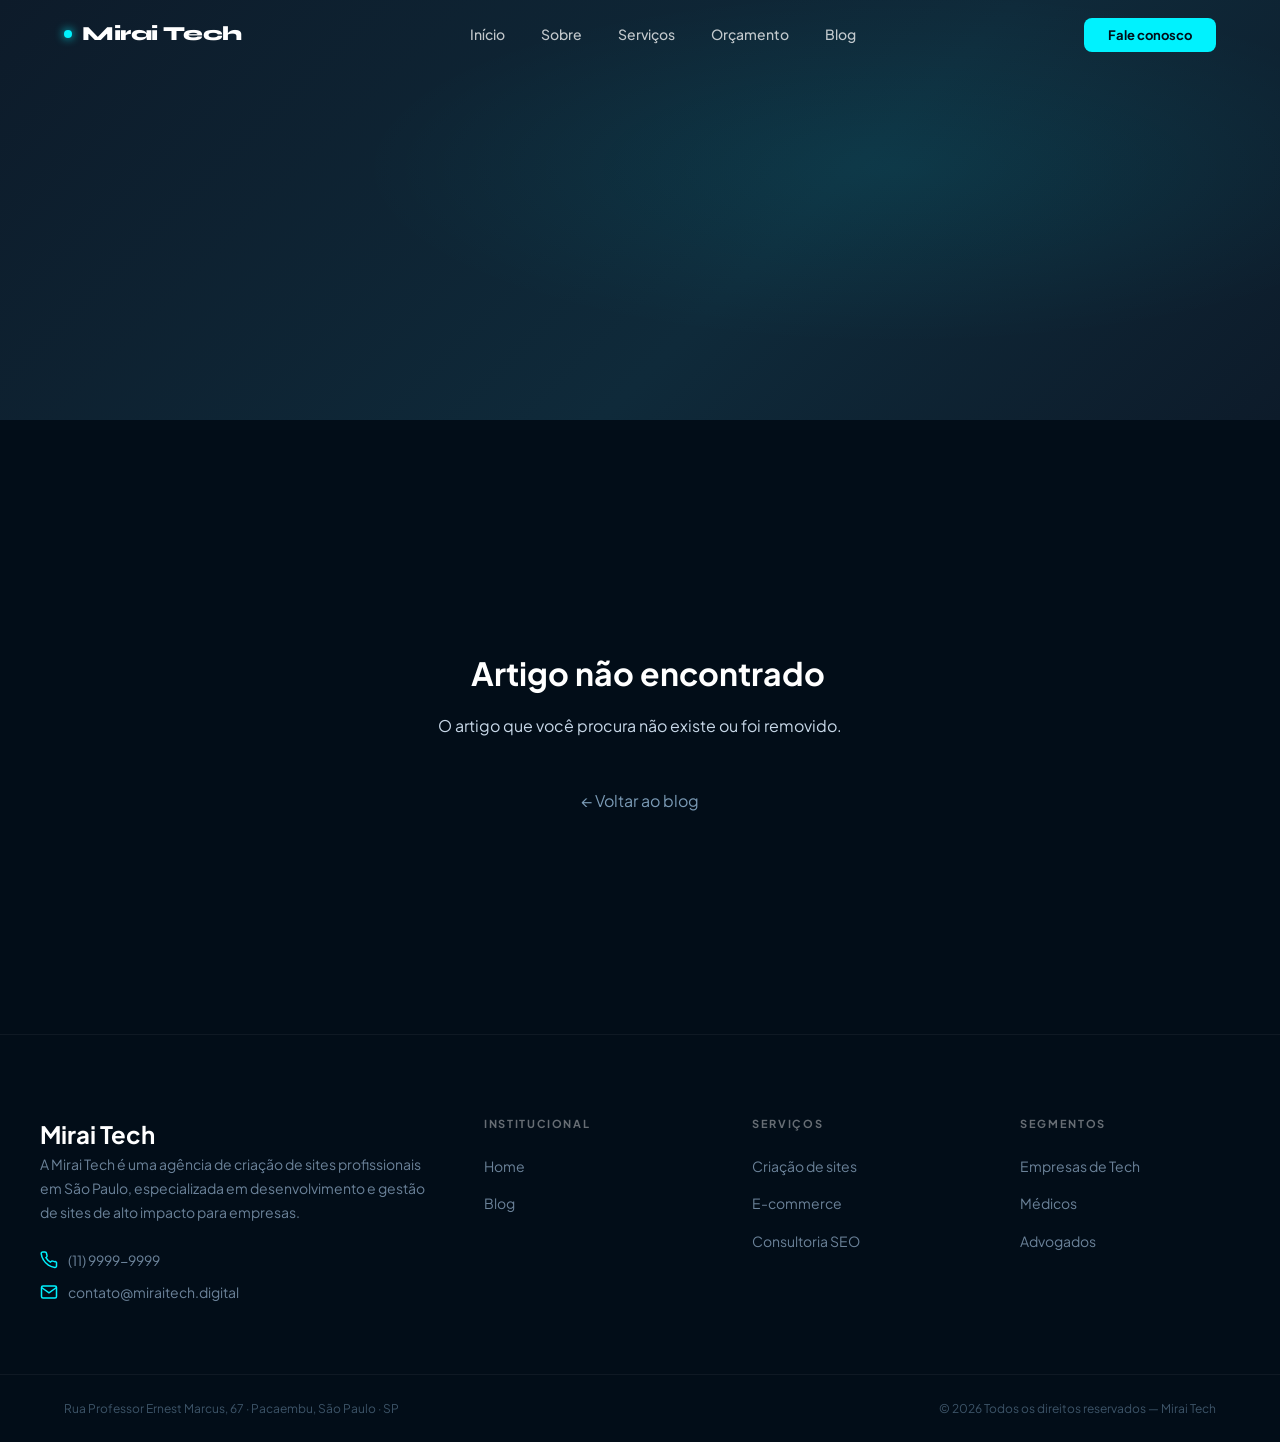
<file: artigo.html>
<!DOCTYPE html>
<html lang="pt-br">

<head>
  <meta charset="UTF-8">
  <meta name="viewport" content="width=device-width, initial-scale=1.0">
  <link rel="shortcut icon" href="./img/logo.jpeg" type="image/x-icon">
  <link rel="stylesheet" href="./css/style.css">
  <link rel="stylesheet" href="./css/artigo.css">
  <title>Artigo — Mirai Tech</title>
</head>

<body>

  <header class="header-main" id="header">
    <div class="header-inner">
      <div class="logo">
        <span class="logo-dot"></span>
        <h1>Mirai Tech</h1>
      </div>
      <nav>
        <ul>
          <li><a href="./index.html">Início</a></li>
          <li><a href="./index.html#sobre">Sobre</a></li>
          <li><a href="./projetos.html">Serviços</a></li>
          <li><a href="./bot.html">Orçamento</a></li>
          <li><a href="./blog.html">Blog</a></li>
        </ul>
      </nav>
      <div class="header-cta">
        <a class="btn-header" href="./bot.html">Fale conosco</a>
      </div>

      <!-- Mobile hamburger -->
      <button class="hamburger" id="hamburger" aria-label="Menu">
        <span></span><span></span><span></span>
      </button>
    </div>

    <!-- Mobile nav -->
    <div class="mobile-nav" id="mobileNav">
      <ul>
        <li><a href="./index.html" onclick="closeMobileNav()">Início</a></li>
        <li><a href="./index.html#sobre" onclick="closeMobileNav()">Sobre</a></li>
        <li><a href="./projetos.html" onclick="closeMobileNav()">Serviços</a></li>
        <li><a href="./bot.html" onclick="closeMobileNav()">Orçamento</a></li>
        <li><a href="./blog.html" onclick="closeMobileNav()">Blog</a></li>
        <li><a href="./bot.html" class="mobile-cta">Fale conosco</a></li>
      </ul>
    </div>
  </header>

  <!-- HERO — preenchido pelo JS -->
  <section class="artigo-hero">
    <div class="artigo-hero-inner" id="artigo-hero-inner"></div>
  </section>

  <!-- CORPO — preenchido pelo JS -->
  <div class="artigo-body" id="artigo-body"></div>

  <!-- FOOTER -->
  <footer class="footer-main">
    <div class="footer-inner reveal">
      <div class="footer-brand">
        <h2 class="footer-logo">Mirai Tech</h2>
        <p>A Mirai Tech é uma agência de criação de sites profissionais em São Paulo, especializada em
          desenvolvimento e gestão de sites de alto impacto para empresas.</p>
        <a href="tel:1199999999" class="footer-tel">
          <svg xmlns="http://www.w3.org/2000/svg" width="18" height="18" viewBox="0 0 24 24" fill="none"
            stroke="currentColor" stroke-width="2">
            <path
              d="M22 16.92v3a2 2 0 0 1-2.18 2 19.79 19.79 0 0 1-8.63-3.07A19.5 19.5 0 0 1 4.69 12 19.79 19.79 0 0 1 1.61 3.4 2 2 0 0 1 3.6 1.22h3a2 2 0 0 1 2 1.72c.13.96.36 1.9.7 2.81a2 2 0 0 1-.45 2.11L7.91 8.91a16 16 0 0 0 6 6l.96-.96a2 2 0 0 1 2.11-.45c.91.34 1.85.57 2.81.7A2 2 0 0 1 22 16.92z" />
          </svg>
          (11) 9999-9999
        </a>
        <a href="mailto:contato@miraitech.digital" class="footer-email">
          <svg xmlns="http://www.w3.org/2000/svg" width="18" height="18" viewBox="0 0 24 24" fill="none"
            stroke="currentColor" stroke-width="2">
            <path d="M4 4h16c1.1 0 2 .9 2 2v12c0 1.1-.9 2-2 2H4c-1.1 0-2-.9-2-2V6c0-1.1.9-2 2-2z" />
            <polyline points="22,6 12,13 2,6" />
          </svg>
          contato@miraitech.digital
        </a>
      </div>
      <div class="footer-col">
        <h4>Institucional</h4>
        <ul>
          <li><a href="./index.html">Home</a></li>
          <li><a href="./blog.html">Blog</a></li>
        </ul>
      </div>
      <div class="footer-col">
        <h4>Serviços</h4>
        <ul>
          <li><a href="#">Criação de sites</a></li>
          <li><a href="#">E-commerce</a></li>
          <li><a href="#">Consultoria SEO</a></li>
        </ul>
      </div>
      <div class="footer-col">
        <h4>Segmentos</h4>
        <ul>
          <li><a href="#">Empresas de Tech</a></li>
          <li><a href="#">Médicos</a></li>
          <li><a href="#">Advogados</a></li>
        </ul>
      </div>
    </div>
    <div class="footer-bottom">
      <p class="footer-address">Rua Professor Ernest Marcus, 67 · Pacaembu, São Paulo · SP</p>
      <p class="footer-copy">© 2026 Todos os direitos reservados — Mirai Tech</p>
    </div>
  </footer>

  <!-- 1º array de artigos, 2º o roteador -->
  <script src="./js/artigos.js"></script>
  <script src="./js/artigo.js"></script>
  <script src="js/carrosel-projetos.js"></script>
</body>

</html>
</file>
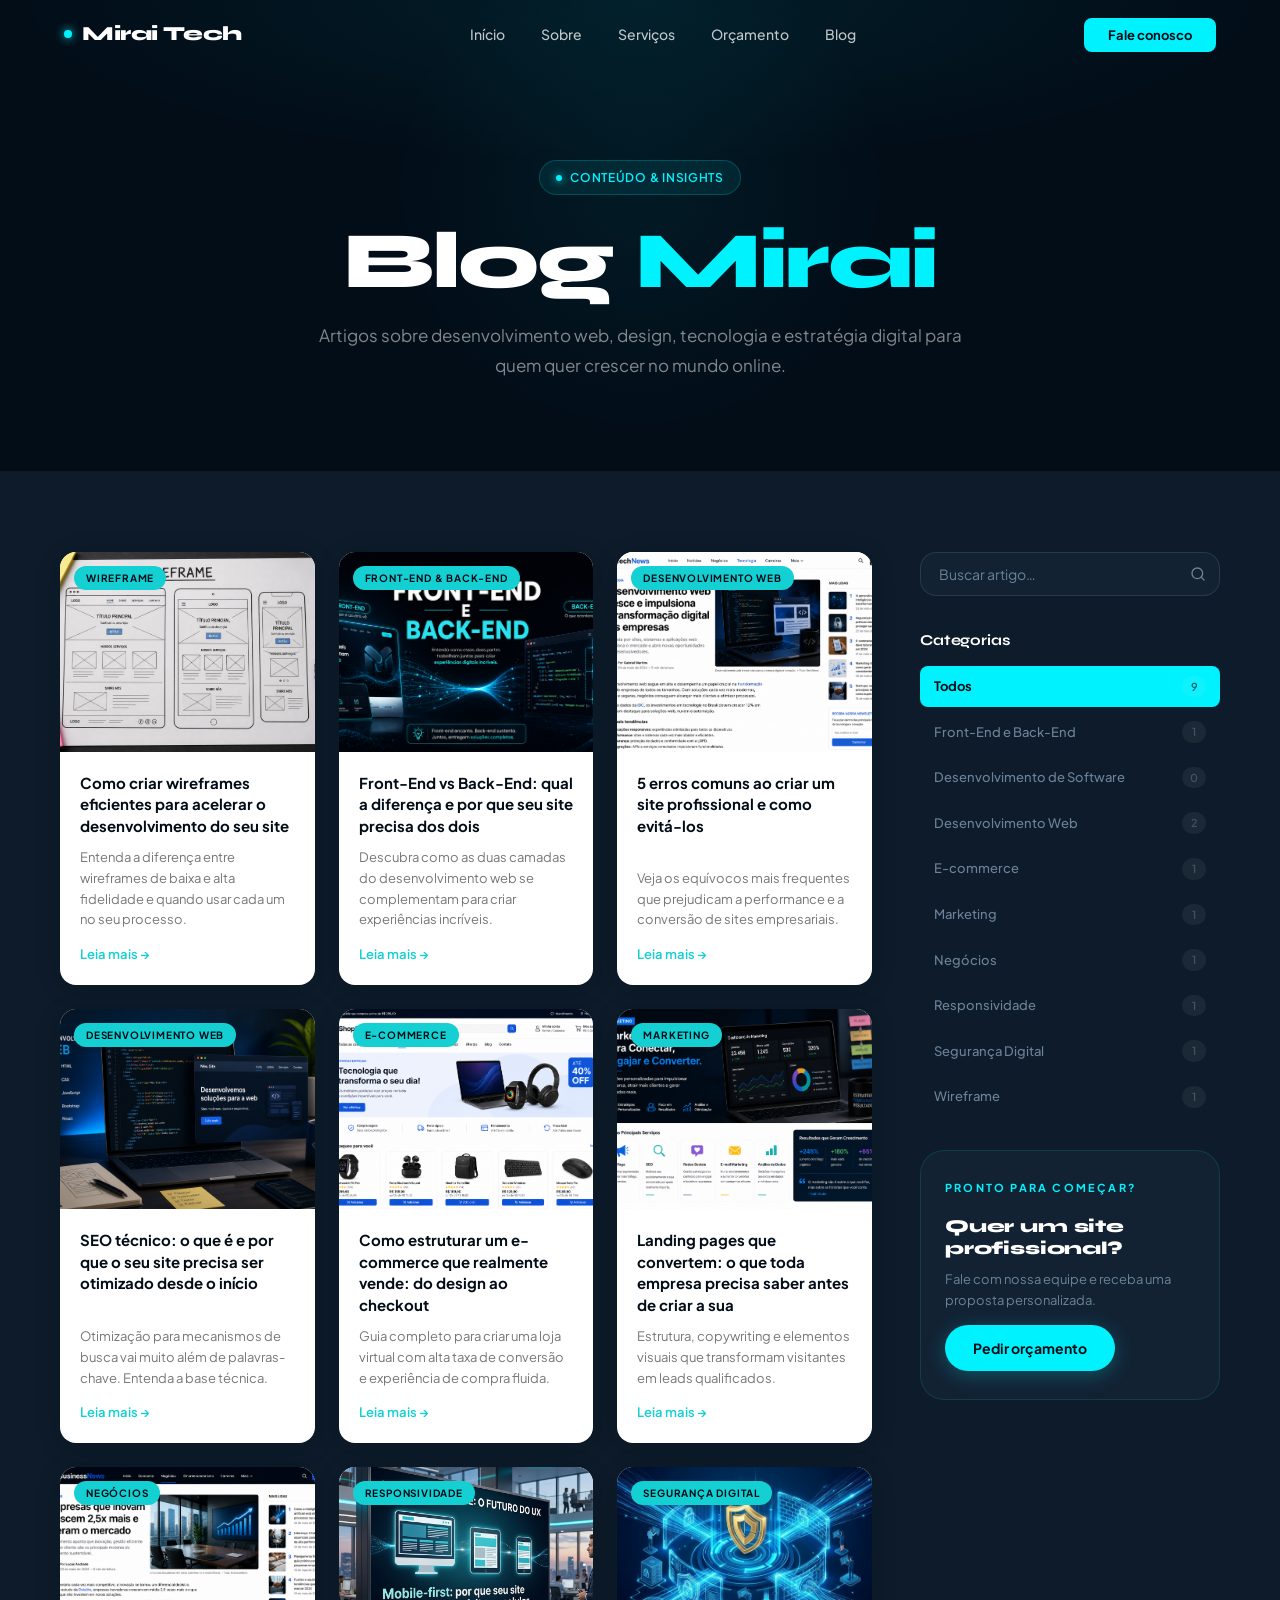
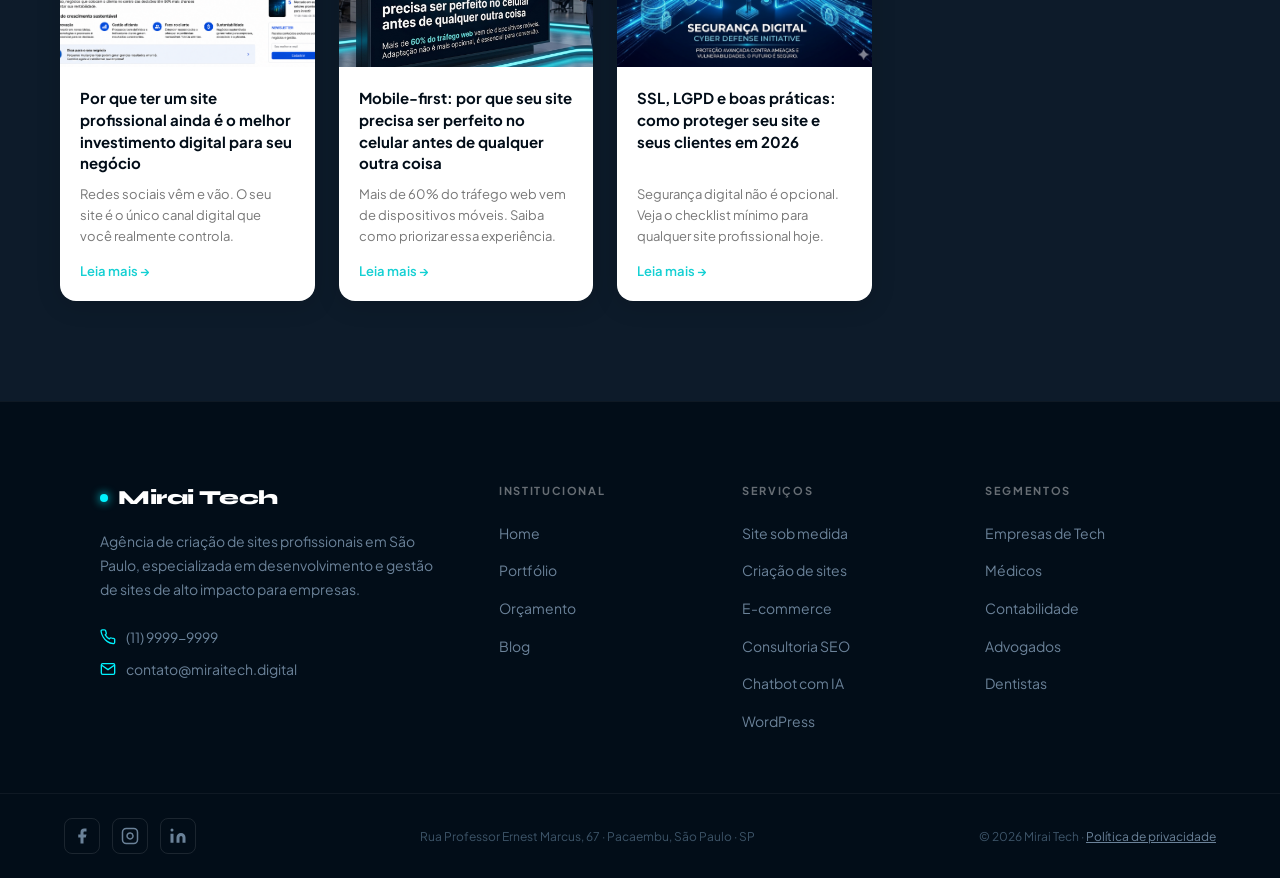
<file: blog.html>
<!DOCTYPE html>
<html lang="pt-br">

<head>
  <meta charset="UTF-8">
  <meta name="viewport" content="width=device-width, initial-scale=1.0">
  <title>Blog — Mirai Tech</title>
  <link rel="shortcut icon" href="./img/logo.jpeg" type="image/x-icon">
  <link rel="preconnect" href="https://fonts.googleapis.com">
  <link rel="stylesheet"
    href="https://fonts.googleapis.com/css2?family=Plus+Jakarta+Sans:wght@300;400;500;600;700;800&family=Syne:wght@700;800&display=swap">
  <link rel="stylesheet" href="./css/blog.css">
</head>

<body>

  <header class="header-main" id="header">
    <div class="header-inner">
      <div class="logo">
        <span class="logo-dot"></span>
        <h1>Mirai Tech</h1>
      </div>
      <nav>
        <ul>
          <li><a href="./index.html">Início</a></li>
          <li><a href="./index.html#sobre">Sobre</a></li>
          <li><a href="./projetos.html">Serviços</a></li>
          <li><a href="./bot.html">Orçamento</a></li>
          <li><a href="./blog.html">Blog</a></li>
        </ul>
      </nav>
      <div class="header-cta">
        <a class="btn-header" href="./bot.html">Fale conosco</a>
      </div>
  
      <!-- Mobile hamburger -->
      <button class="hamburger" id="hamburger" aria-label="Menu">
        <span></span><span></span><span></span>
      </button>
    </div>
  
    <!-- Mobile nav -->
    <div class="mobile-nav" id="mobileNav">
      <ul>
        <li><a href="./index.html" onclick="closeMobileNav()">Início</a></li>
        <li><a href="./index.html#sobre" onclick="closeMobileNav()">Sobre</a></li>
        <li><a href="./projetos.html" onclick="closeMobileNav()">Serviços</a></li>
        <li><a href="./bot.html" onclick="closeMobileNav()">Orçamento</a></li>
        <li><a href="./blog.html" onclick="closeMobileNav()">Blog</a></li>
        <li><a href="./bot.html" class="mobile-cta">Fale conosco</a></li>
      </ul>
    </div>
  </header>

  <main>

    <!-- ===================== HERO ===================== -->
    <section class="blog-hero">
      <div class="hero-glow"></div>
      <div class="blog-hero-content">
        <div class="hero-badge">
          <span class="badge-dot"></span>
          Conteúdo &amp; Insights
        </div>
        <h1 class="blog-hero-title">Blog <em>Mirai</em></h1>
        <p class="blog-hero-sub">
          Artigos sobre desenvolvimento web, design, tecnologia e estratégia digital
          para quem quer crescer no mundo online.
        </p>
      </div>
    </section>


    <!-- ===================== CONTEÚDO PRINCIPAL ===================== -->
    <section class="blog-section bg-dark">
      <div class="blog-layout">

        <!-- GRID DE POSTS -->
        <div class="blog-main">

          <!-- Barra de filtro mobile (visível só em telas pequenas) -->
          <div class="filter-mobile" id="filterMobile">
            <select id="selectCategoria">
              <option value="todos">Todas as categorias</option>
              <option value="front-end e back-end">Front-End e Back-End</option>
              <option value="desenvolvimento de software">Desenvolvimento de Software</option>
              <option value="desenvolvimento web">Desenvolvimento Web</option>
              <option value="e-commerce">E-commerce</option>
              <option value="marketing">Marketing</option>
              <option value="negócios">Negócios</option>
              <option value="responsividade">Responsividade</option>
              <option value="saúde">Saúde</option>
              <option value="segurança digital">Segurança Digital</option>
              <option value="wireframe de baixa e de alta">Wireframe</option>
            </select>
          </div>

          <div class="blog-grid" id="blogGrid">

            <!-- CARD 1 -->
            <article class="blog-card" data-category="wireframe de baixa e de alta" data-slug="wireframe-eficiente">
              <div class="blog-img">
                <img src="./img/img blog/wireframe.png" alt="Wireframe">
                <span class="card-tag">Wireframe</span>
              </div>
              <div class="blog-info">
                <h2>Como criar wireframes eficientes para acelerar o desenvolvimento do seu site</h2>
                <p class="blog-excerpt">Entenda a diferença entre wireframes de baixa e alta fidelidade e quando usar
                  cada um no seu processo.</p>
                <a href="./artigo-frontend-vs-backend.html" class="blog-link">Leia mais →</a>
              </div>
            </article>

            <!-- CARD 2 -->
            <article class="blog-card" data-category="front-end e back-end" data-slug="frontend-vs-backend">
              <div class="blog-img">
                <img src="./img/img blog/artigofronteback.png" alt="Front-End vs Back-End">
                <span class="card-tag">Front-End &amp; Back-End</span>
              </div>
              <div class="blog-info">
                <h2>Front-End vs Back-End: qual a diferença e por que seu site precisa dos dois</h2>
                <p class="blog-excerpt">Descubra como as duas camadas do desenvolvimento web se complementam para criar
                  experiências incríveis.</p>
                <a href="./artigo-frontend-vs-backend.html" class="blog-link">Leia mais →</a>
              </div>
            </article>

            <!-- CARD 3 -->
            <article class="blog-card" data-category="desenvolvimento web" data-slug="erros-site-profissional">
              <div class="blog-img">
                <img src="./img/img blog/DesenvolvimentoWeb2.png" alt="Desenvolvimento Web">
                <span class="card-tag">Desenvolvimento Web</span>
              </div>
              <div class="blog-info">
                <h2>5 erros comuns ao criar um site profissional e como evitá-los</h2>
                <p class="blog-excerpt">Veja os equívocos mais frequentes que prejudicam a performance e a conversão de
                  sites empresariais.</p>
                <a href="./artigo-frontend-vs-backend.html" class="blog-link">Leia mais →</a>
              </div>
            </article>

            <!-- CARD 4 -->
            <article class="blog-card" data-category="desenvolvimento web" data-slug="seo-tecnico">
              <div class="blog-img">
                <img src="./img/img blog/desenvolvimentoWeb1.png" alt="SEO">
                <span class="card-tag">Desenvolvimento Web</span>
              </div>
              <div class="blog-info">
                <h2>SEO técnico: o que é e por que o seu site precisa ser otimizado desde o início</h2>
                <p class="blog-excerpt">Otimização para mecanismos de busca vai muito além de palavras-chave. Entenda a
                  base técnica.</p>
                <a href="./artigo-frontend-vs-backend.html" class="blog-link">Leia mais →</a>
              </div>
            </article>

            <!-- CARD 5 -->
            <article class="blog-card" data-category="e-commerce" data-slug="ecommerce-conversao">
              <div class="blog-img">
                <img src="./img/img blog/e-commerce.png" alt="E-commerce">
                <span class="card-tag">E-commerce</span>
              </div>
              <div class="blog-info">
                <h2>Como estruturar um e-commerce que realmente vende: do design ao checkout</h2>
                <p class="blog-excerpt">Guia completo para criar uma loja virtual com alta taxa de conversão e
                  experiência de compra fluida.</p>
                <a href="./artigo-frontend-vs-backend.html" class="blog-link">Leia mais →</a>
              </div>
            </article>

            <!-- CARD 6 -->
            <article class="blog-card" data-category="marketing" data-slug="landing-pages-que-convertem">
              <div class="blog-img">
                <img src="./img/img blog/marketing.png" alt="Marketing Digital">
                <span class="card-tag">Marketing</span>
              </div>
              <div class="blog-info">
                <h2>Landing pages que convertem: o que toda empresa precisa saber antes de criar a sua</h2>
                <p class="blog-excerpt">Estrutura, copywriting e elementos visuais que transformam visitantes em leads
                  qualificados.</p>
                <a href="./artigo-frontend-vs-backend.html" class="blog-link">Leia mais →</a>
              </div>
            </article>

            <!-- CARD 7 -->
            <article class="blog-card" data-category="negócios" data-slug="site-profissional-investimento">
              <div class="blog-img">
                <img src="./img/img blog/negocios.png" alt="Negócios">
                <span class="card-tag">Negócios</span>
              </div>
              <div class="blog-info">
                <h2>Por que ter um site profissional ainda é o melhor investimento digital para seu negócio</h2>
                <p class="blog-excerpt">Redes sociais vêm e vão. O seu site é o único canal digital que você realmente
                  controla.</p>
                <a href="./artigo-frontend-vs-backend.html" class="blog-link">Leia mais →</a>
              </div>
            </article>

            <!-- CARD 8 -->
            <article class="blog-card" data-category="responsividade" data-slug="mobile-first">
              <div class="blog-img">
                <img src="./img/img blog/responsividade.png" alt="Responsividade">
                <span class="card-tag">Responsividade</span>
              </div>
              <div class="blog-info">
                <h2>Mobile-first: por que seu site precisa ser perfeito no celular antes de qualquer outra coisa</h2>
                <p class="blog-excerpt">Mais de 60% do tráfego web vem de dispositivos móveis. Saiba como priorizar essa
                  experiência.</p>
                <a href="./artigo-frontend-vs-backend.html" class="blog-link">Leia mais →</a>
              </div>
            </article>

            <!-- CARD 9 -->
            <article class="blog-card" data-category="segurança digital" data-slug="seguranca-digital-2026">
              <div class="blog-img">
                <img src="./img/img blog/segurancaDigital.png" alt="Segurança Digital">
                <span class="card-tag">Segurança Digital</span>
              </div>
              <div class="blog-info">
                <h2>SSL, LGPD e boas práticas: como proteger seu site e seus clientes em 2026</h2>
                <p class="blog-excerpt">Segurança digital não é opcional. Veja o checklist mínimo para qualquer site
                  profissional hoje.</p>
                <a href="./artigo-frontend-vs-backend.html" class="blog-link">Leia mais →</a>
              </div>
            </article>

          </div><!-- /blog-grid -->

          <!-- Estado vazio -->
          <div class="blog-empty" id="blogEmpty" style="display:none;">
            <p>Nenhum artigo encontrado nessa categoria ainda.</p>
            <button class="btn-primary" id="btnLimparFiltro">Ver todos os artigos</button>
          </div>

        </div><!-- /blog-main -->


        <!-- ===================== SIDEBAR ===================== -->
        <aside class="blog-sidebar">

          <div class="sidebar-search">
            <input type="text" id="searchInput" placeholder="Buscar artigo…" autocomplete="off">
            <svg class="search-icon" xmlns="http://www.w3.org/2000/svg" width="16" height="16" viewBox="0 0 24 24"
              fill="none" stroke="currentColor" stroke-width="2" stroke-linecap="round" stroke-linejoin="round">
              <circle cx="11" cy="11" r="8" />
              <line x1="21" y1="21" x2="16.65" y2="16.65" />
            </svg>
          </div>

          <div class="sidebar-categories">
            <h3>Categorias</h3>
            <ul id="categoriasList">
              <li class="active" data-filter="todos">
                <span>Todos</span>
                <span class="cat-count" id="cnt-todos">9</span>
              </li>
              <li data-filter="front-end e back-end">
                <span>Front-End e Back-End</span>
                <span class="cat-count">1</span>
              </li>
              <li data-filter="desenvolvimento de software">
                <span>Desenvolvimento de Software</span>
                <span class="cat-count">0</span>
              </li>
              <li data-filter="desenvolvimento web">
                <span>Desenvolvimento Web</span>
                <span class="cat-count">2</span>
              </li>
              <li data-filter="e-commerce">
                <span>E-commerce</span>
                <span class="cat-count">1</span>
              </li>
              <li data-filter="marketing">
                <span>Marketing</span>
                <span class="cat-count">1</span>
              </li>
              <li data-filter="negócios">
                <span>Negócios</span>
                <span class="cat-count">1</span>
              </li>
              <li data-filter="responsividade">
                <span>Responsividade</span>
                <span class="cat-count">1</span>
              </li>
              <li data-filter="segurança digital">
                <span>Segurança Digital</span>
                <span class="cat-count">1</span>
              </li>
              <li data-filter="wireframe de baixa e de alta">
                <span>Wireframe</span>
                <span class="cat-count">1</span>
              </li>
            </ul>
          </div>

          <div class="sidebar-cta">
            <span class="section-label">Pronto para começar?</span>
            <h4>Quer um site profissional?</h4>
            <p>Fale com nossa equipe e receba uma proposta personalizada.</p>
            <a href="./index.html#orcamento" class="btn-primary">Pedir orçamento</a>
          </div>

        </aside>

      </div><!-- /blog-layout -->
    </section>

  </main>




  <script src="./js/blog.js"></script>
  <script src="./js/carrosel-projetos.js"></script>



</body>


<!-- ===================== FOOTER ===================== -->
<footer class="footer-main">
  <div class="footer-inner">

    <div class="footer-brand">
      <div class="footer-logo-wrap">
        <span class="logo-dot"></span>
        <h2 class="footer-logo">Mirai Tech</h2>
      </div>
      <p>Agência de criação de sites profissionais em São Paulo, especializada em desenvolvimento e gestão de sites de
        alto impacto para empresas.</p>
      <a href="tel:11999999999" class="footer-tel">
        <svg xmlns="http://www.w3.org/2000/svg" width="16" height="16" viewBox="0 0 24 24" fill="none"
          stroke="currentColor" stroke-width="2">
          <path
            d="M22 16.92v3a2 2 0 0 1-2.18 2 19.79 19.79 0 0 1-8.63-3.07A19.5 19.5 0 0 1 4.69 12 19.79 19.79 0 0 1 1.61 3.4 2 2 0 0 1 3.6 1.22h3a2 2 0 0 1 2 1.72c.13.96.36 1.9.7 2.81a2 2 0 0 1-.45 2.11L7.91 8.91a16 16 0 0 0 6 6l.96-.96a2 2 0 0 1 2.11-.45c.91.34 1.85.57 2.81.7A2 2 0 0 1 22 16.92z" />
        </svg>
        (11) 9999-9999
      </a>
      <a href="mailto:contato@miraitech.digital" class="footer-email">
        <svg xmlns="http://www.w3.org/2000/svg" width="16" height="16" viewBox="0 0 24 24" fill="none"
          stroke="currentColor" stroke-width="2">
          <path d="M4 4h16c1.1 0 2 .9 2 2v12c0 1.1-.9 2-2 2H4c-1.1 0-2-.9-2-2V6c0-1.1.9-2 2-2z" />
          <polyline points="22,6 12,13 2,6" />
        </svg>
        contato@miraitech.digital
      </a>
    </div>

    <div class="footer-col">
      <h4>Institucional</h4>
      <ul>
        <li><a href="./index.html">Home</a></li>
        <li><a href="./projetos.html">Portfólio</a></li>
        <li><a href="./index.html#orcamento">Orçamento</a></li>
        <li><a href="./blog.html">Blog</a></li>
      </ul>
    </div>

    <div class="footer-col">
      <h4>Serviços</h4>
      <ul>
        <li><a href="#">Site sob medida</a></li>
        <li><a href="#">Criação de sites</a></li>
        <li><a href="#">E-commerce</a></li>
        <li><a href="#">Consultoria SEO</a></li>
        <li><a href="#">Chatbot com IA</a></li>
        <li><a href="#">WordPress</a></li>
      </ul>
    </div>

    <div class="footer-col">
      <h4>Segmentos</h4>
      <ul>
        <li><a href="#">Empresas de Tech</a></li>
        <li><a href="#">Médicos</a></li>
        <li><a href="#">Contabilidade</a></li>
        <li><a href="#">Advogados</a></li>
        <li><a href="#">Dentistas</a></li>
      </ul>
    </div>
  </div>

  <div class="footer-bottom">
    <div class="footer-social">
      <a href="#" aria-label="Facebook">
        <svg width="18" height="18" viewBox="0 0 24 24" fill="currentColor">
          <path d="M18 2h-3a5 5 0 0 0-5 5v3H7v4h3v8h4v-8h3l1-4h-4V7a1 1 0 0 1 1-1h3z" />
        </svg>
      </a>
      <a href="#" aria-label="Instagram">
        <svg width="18" height="18" viewBox="0 0 24 24" fill="none" stroke="currentColor" stroke-width="2">
          <rect x="2" y="2" width="20" height="20" rx="5" ry="5" />
          <path d="M16 11.37A4 4 0 1 1 12.63 8 4 4 0 0 1 16 11.37z" />
          <line x1="17.5" y1="6.5" x2="17.51" y2="6.5" />
        </svg>
      </a>
      <a href="#" aria-label="LinkedIn">
        <svg width="18" height="18" viewBox="0 0 24 24" fill="currentColor">
          <path d="M16 8a6 6 0 0 1 6 6v7h-4v-7a2 2 0 0 0-2-2 2 2 0 0 0-2 2v7h-4v-7a6 6 0 0 1 6-6zM2 9h4v12H2z" />
          <circle cx="4" cy="4" r="2" />
        </svg>
      </a>
    </div>
    <p class="footer-address">Rua Professor Ernest Marcus, 67 · Pacaembu, São Paulo · SP</p>
    <p class="footer-copy">© 2026 Mirai Tech · <a href="#">Política de privacidade</a></p>
  </div>
</footer>

<script>
  function toggleChat() {
    const chat = document.getElementById("chatBox");
    chat.style.display = chat.style.display === "block" ? "none" : "block";
  }

  function toggleAcordeon(header) {
    const item = header.parentElement;
    const resposta = item.querySelector(".faq-resposta");
    const seta = header.querySelector(".faq-seta");
    const estaAberto = item.classList.contains("aberto");

    document.querySelectorAll(".faq-item").forEach(i => {
      i.classList.remove("aberto");
      i.querySelector(".faq-resposta").style.maxHeight = null;
      i.querySelector(".faq-seta").style.transform = "rotate(0deg)";
    });

    if (!estaAberto) {
      item.classList.add("aberto");
      resposta.style.maxHeight = resposta.scrollHeight + "px";
      seta.style.transform = "rotate(180deg)";
    }
  }
</script>

</html>
</file>
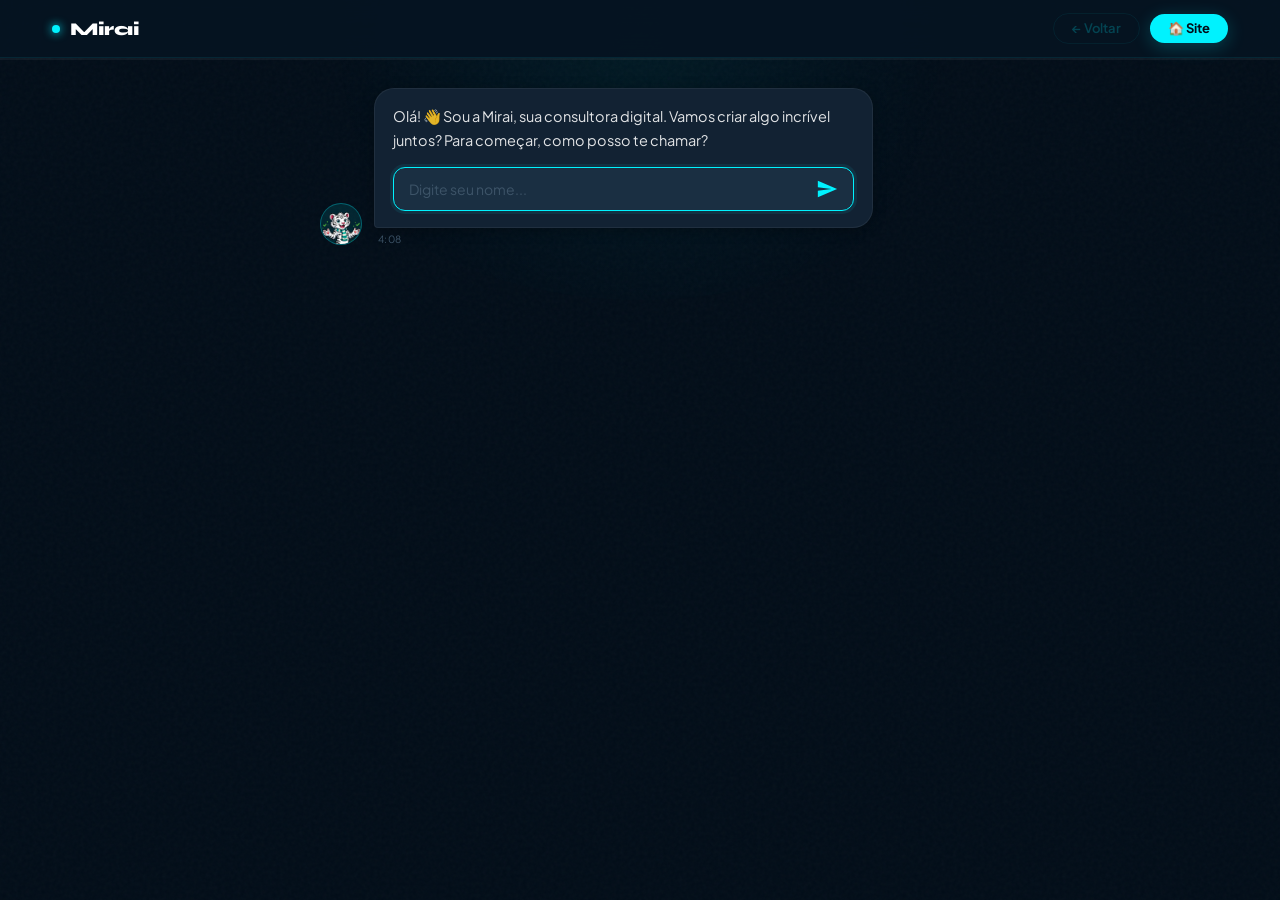
<file: bot.html>
<!DOCTYPE html>
<html lang="pt-BR">

<head>
    <meta charset="UTF-8" />
    <meta name="viewport" content="width=device-width, initial-scale=1.0" />
    <title>Orçamento — Mirai</title>
    <link rel="shortcut icon" href="./img/logo.jpeg" type="image/x-icon">
    <link rel="preconnect" href="https://fonts.googleapis.com" />
    <link rel="preconnect" href="https://fonts.gstatic.com" crossorigin />
    <link rel="stylesheet" href="./css/styleeBOT.css">
    <link
        href="https://fonts.googleapis.com/css2?family=Plus+Jakarta+Sans:wght@300;400;500;600;700;800&family=Syne:wght@700;800&display=swap"
        rel="stylesheet" />
</head>

<body>

    <!-- ── Top bar ── -->
    <div id="top-bar">
        <a href="./index.html" class="brand">
            <span class="brand-dot"></span>
            <h1>Mirai</h1>
        </a>
        <div class="bar-actions">
            <button class="btn-ghost-bar" id="back-btn" onclick="voltarPasso()">← Voltar</button>
            <a href="./index.html" class="btn-solid-bar">🏠 Site</a>
        </div>
    </div>

    <!-- ── Progress bar ── -->
    <div id="progress-wrap">
        <div id="progress-bar"></div>
    </div>

    <!-- ── Step pips ── -->
    <div id="step-counter"></div>

    <!-- ── Chat ── -->
    <div id="chat-wrapper"></div>

    <script src="js/bot.js"></script>
</body>

</html>
</file>
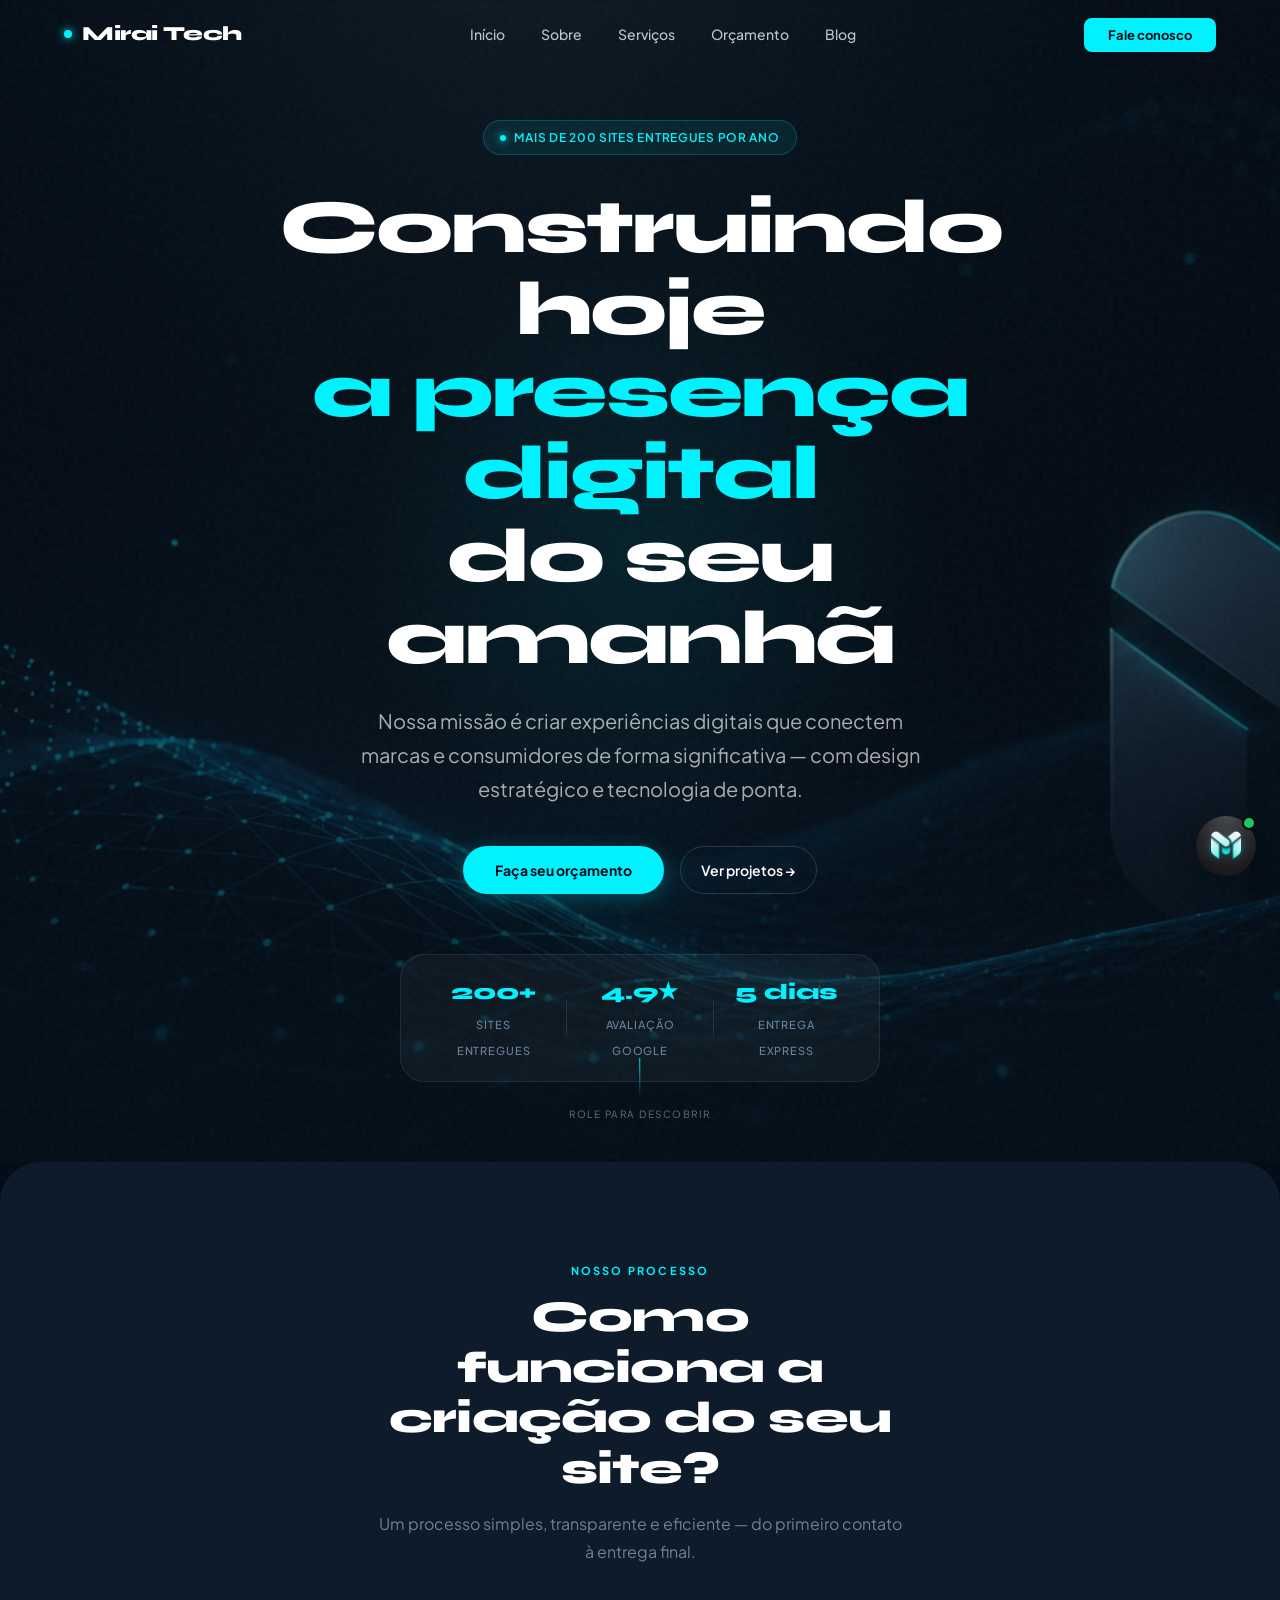
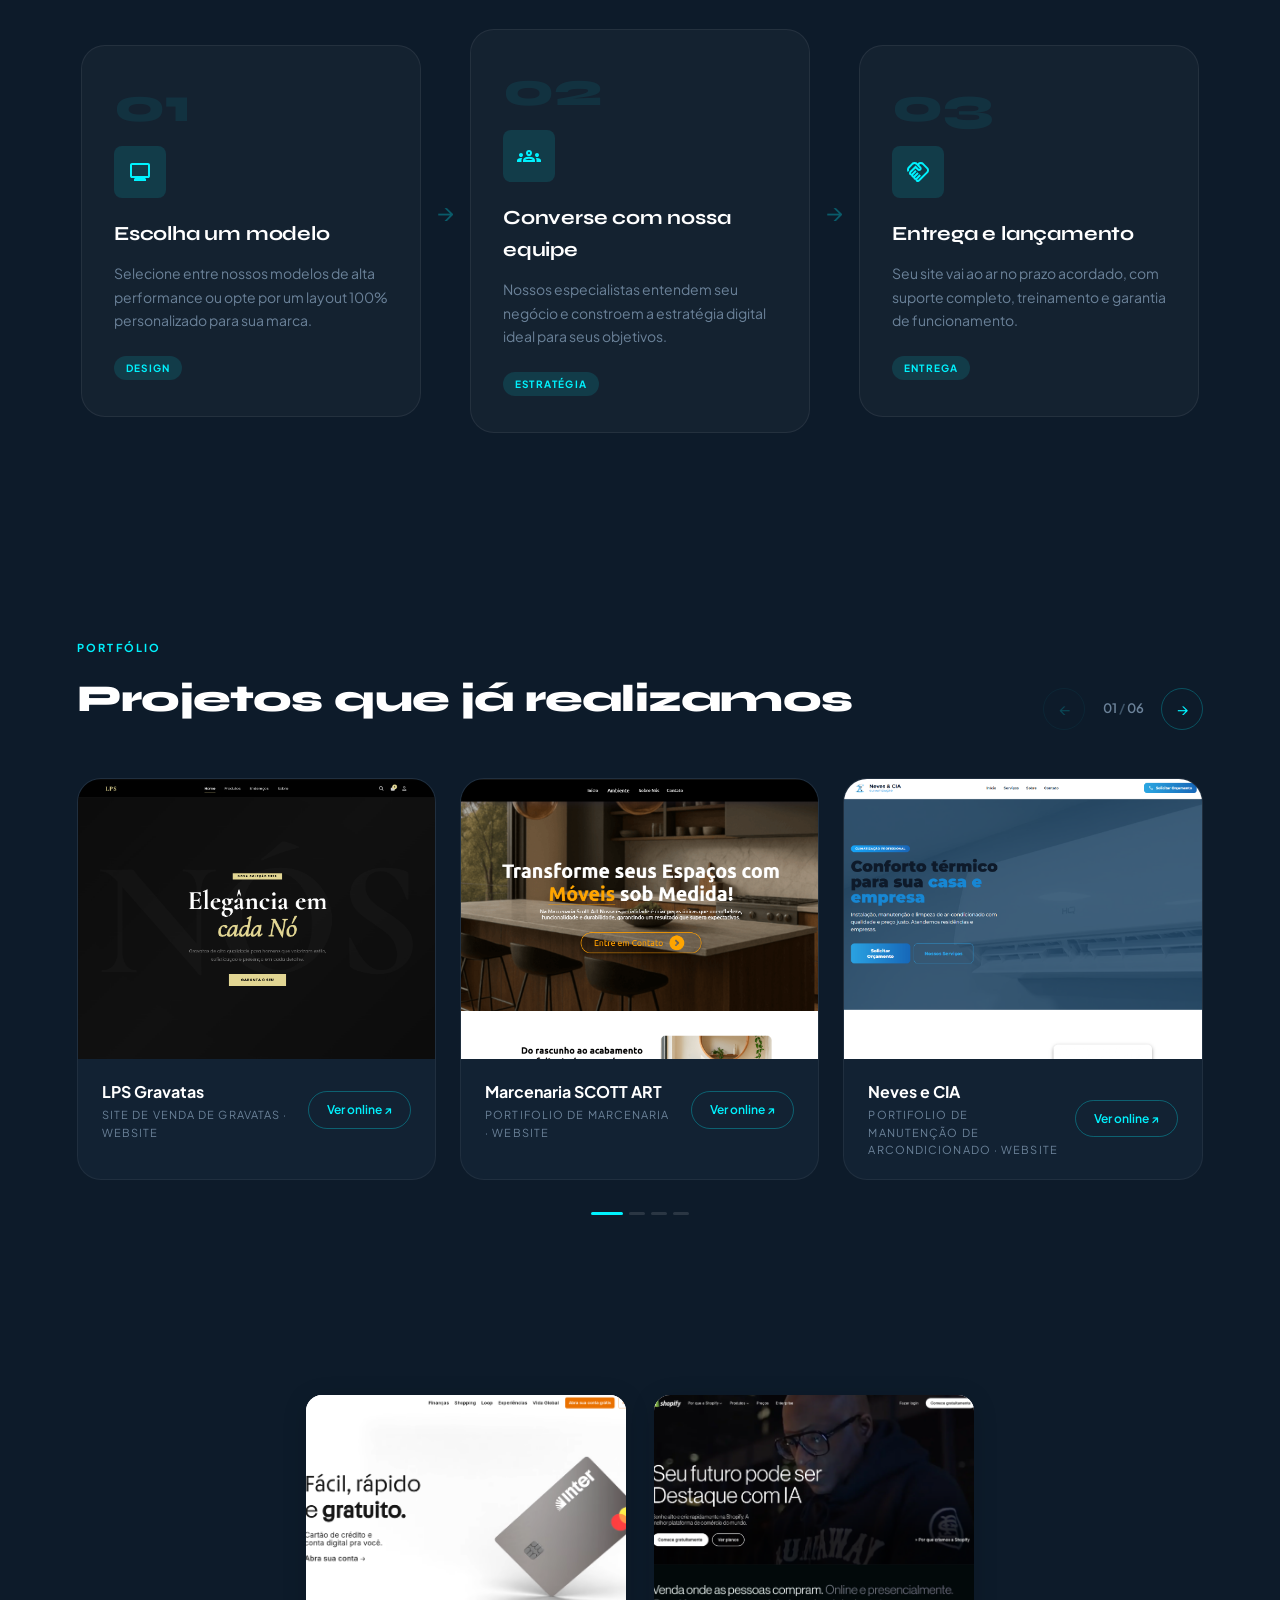
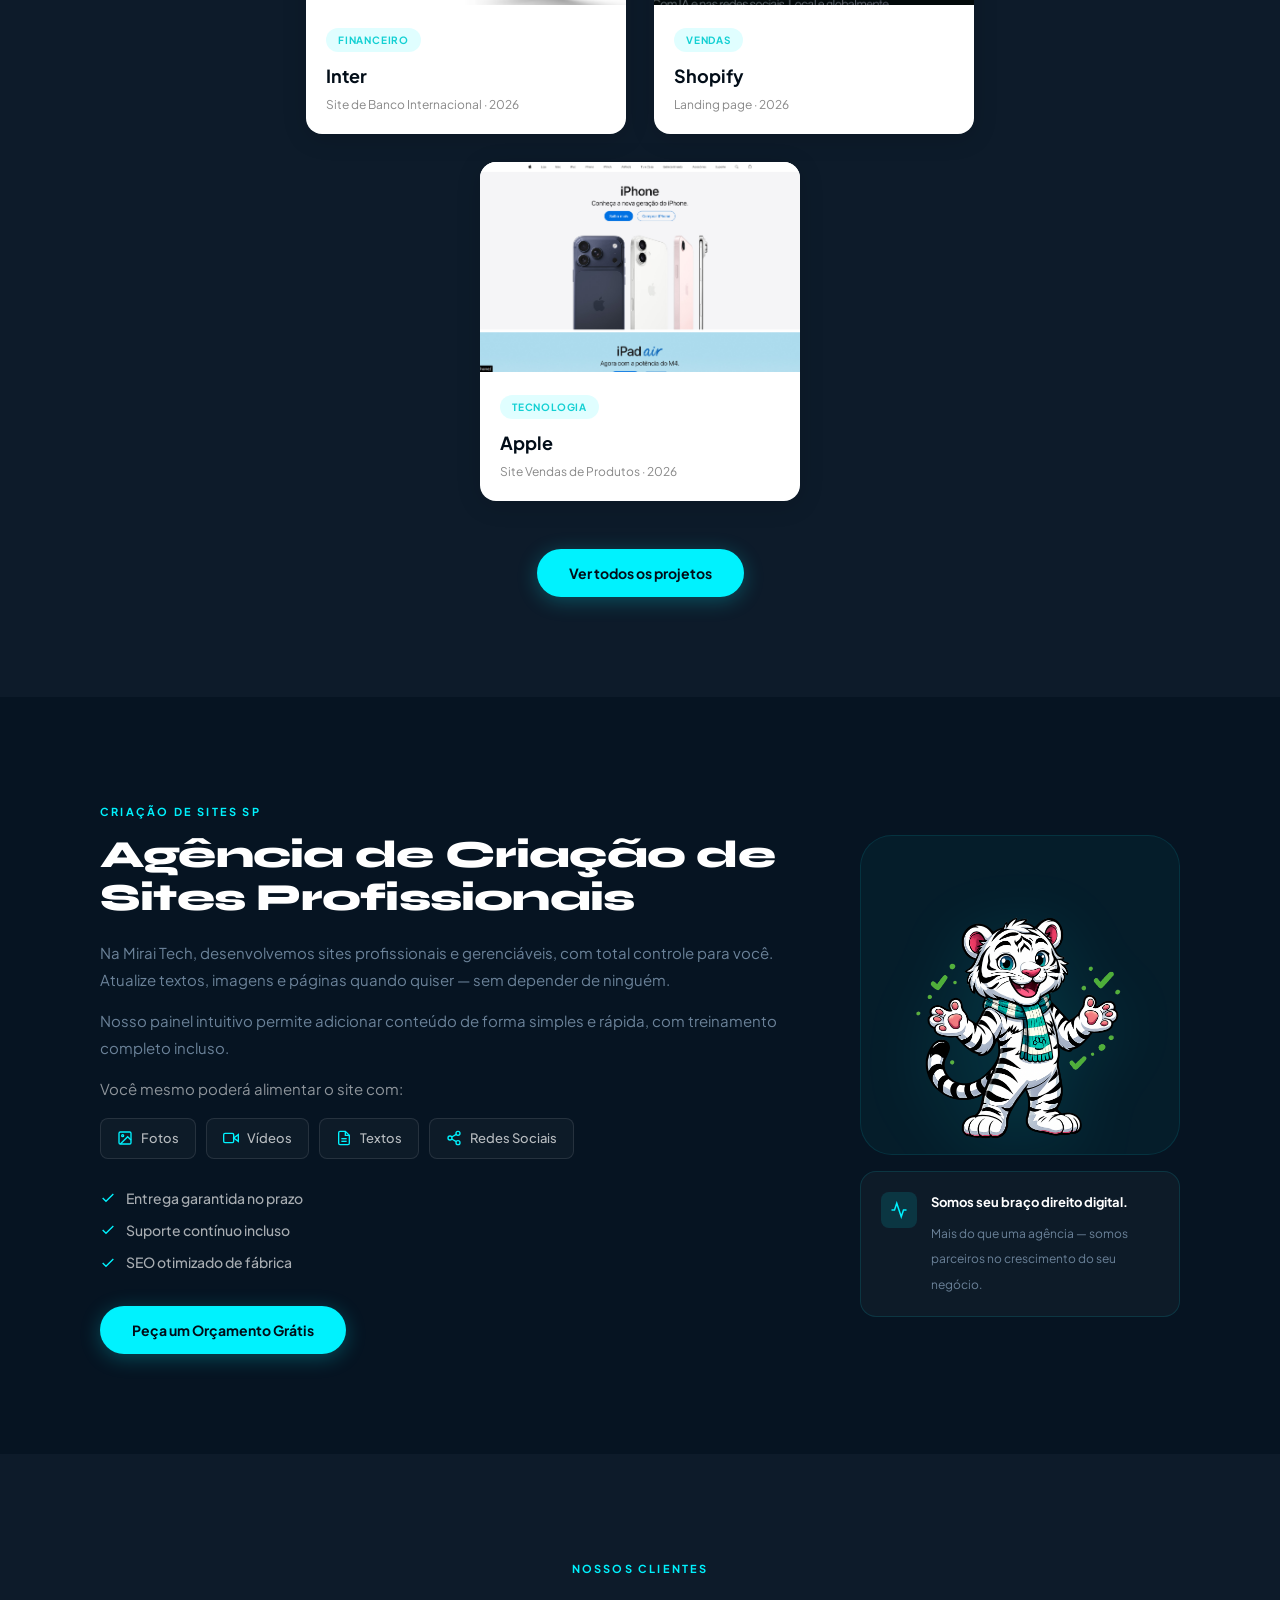
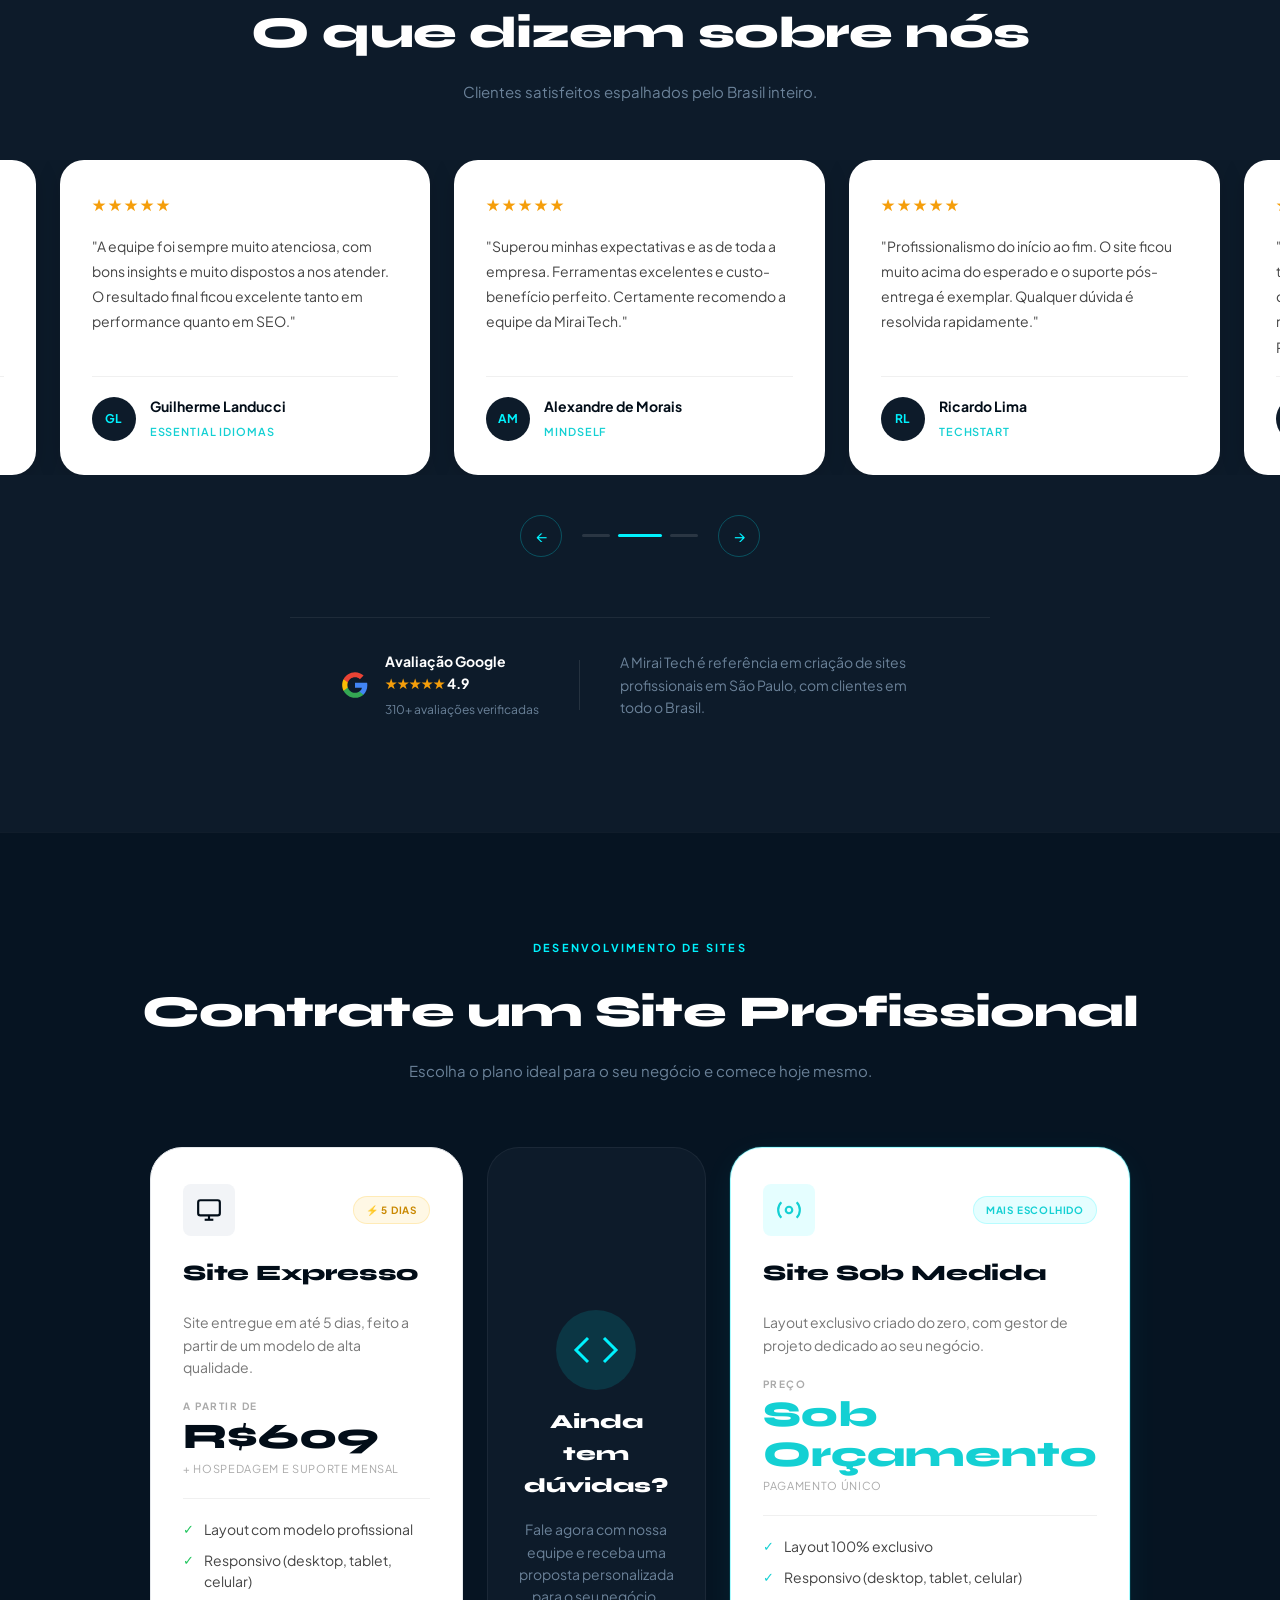
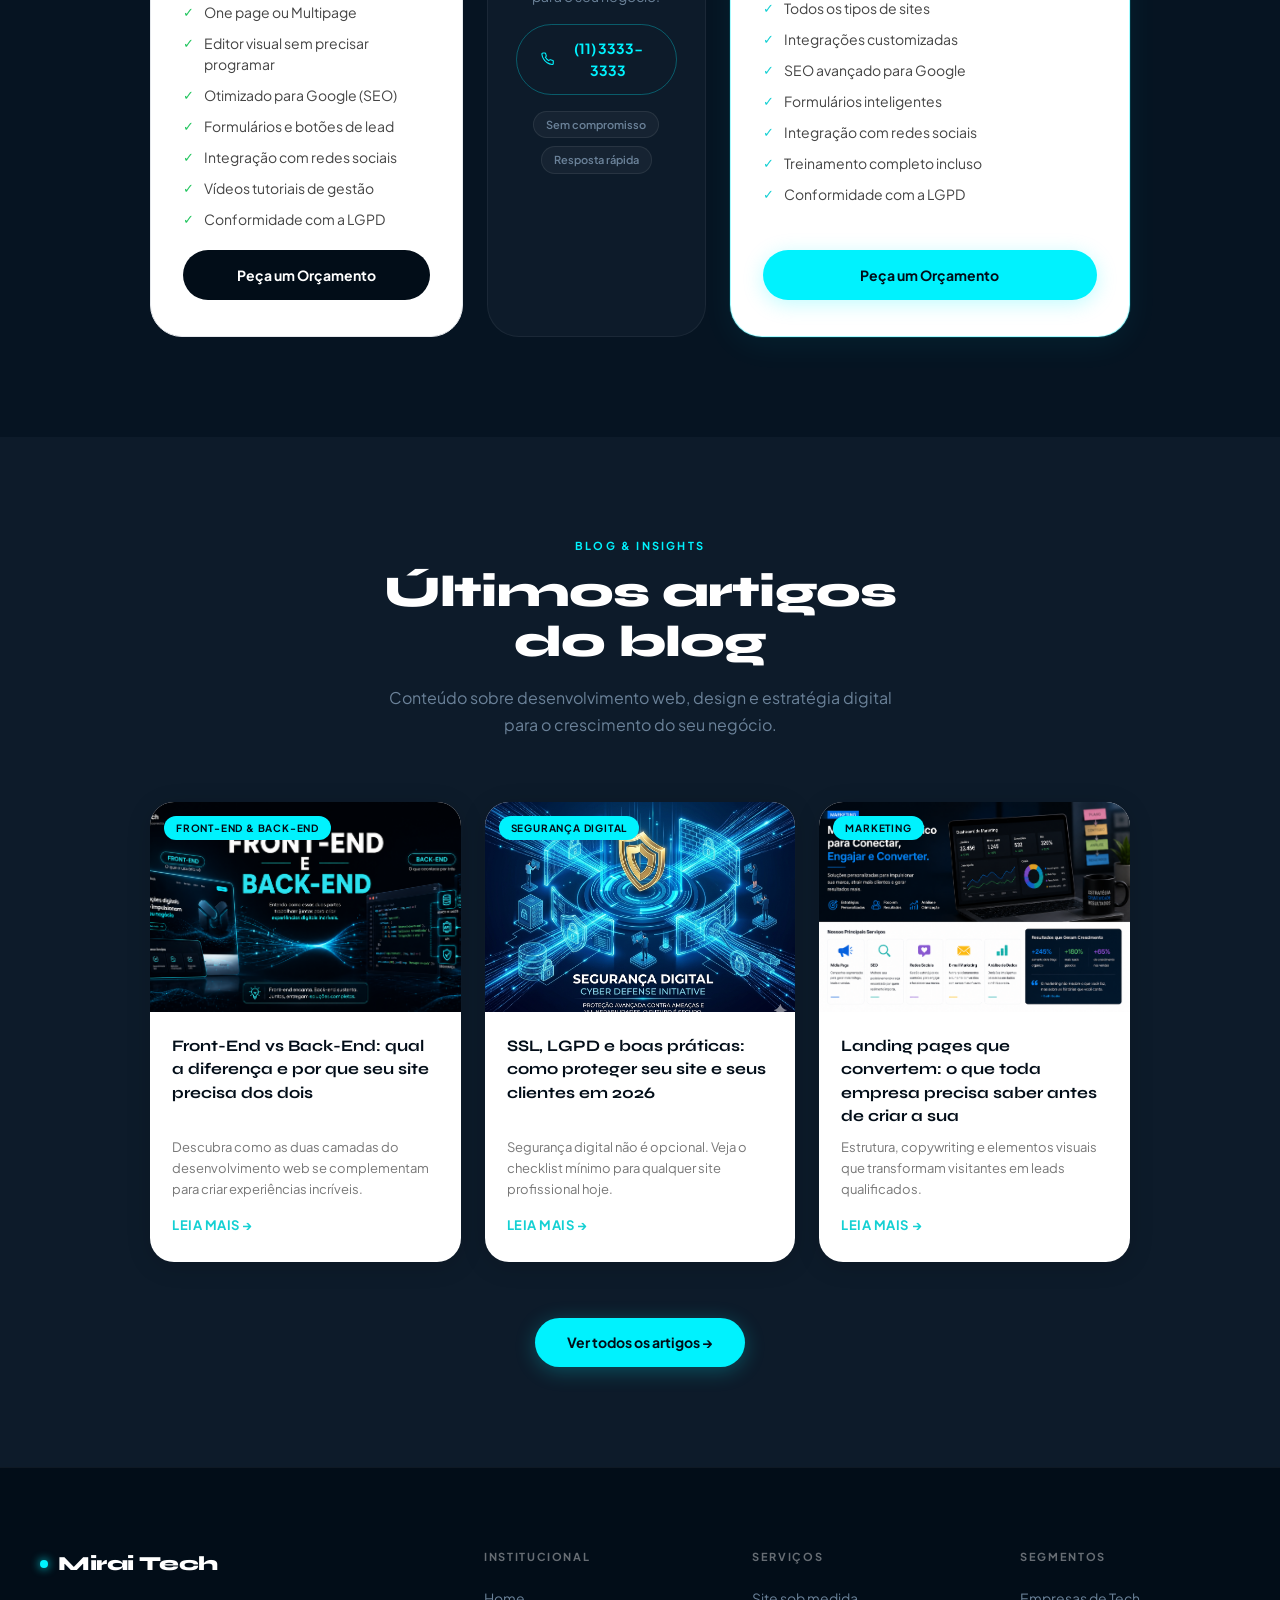
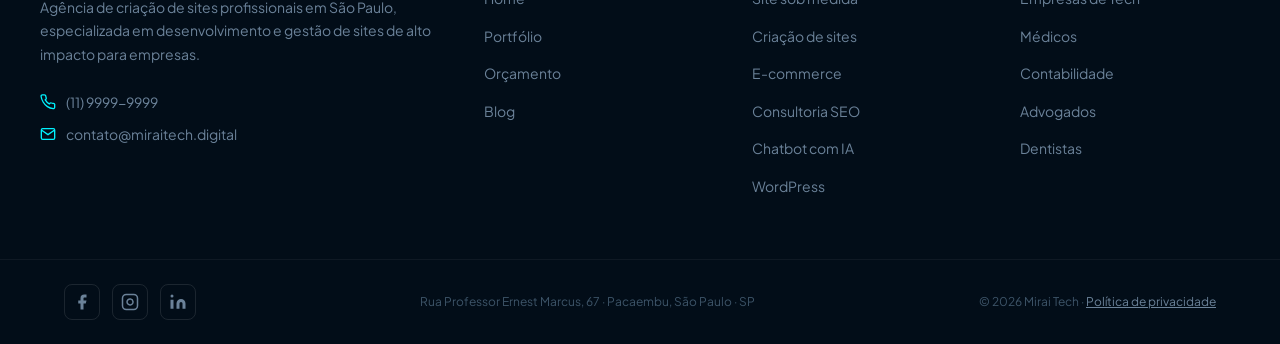
<file: mirai.html>
<!DOCTYPE html>
<html lang="pt-br">

<head>
    <meta charset="UTF-8">
    <meta name="viewport" content="width=device-width, initial-scale=1.0">
    <title>Mirai Tech — Criação de Sites Profissionais</title>
    <link rel="shortcut icon" href="./img/logo.jpeg" type="image/x-icon">
    <link rel="stylesheet" href="css/style.css">
</head>

<body>

    <!-- ===================== HEADER ===================== -->
    <header class="header-main" id="header">
        <div class="header-inner">
            <div class="logo">
                <span class="logo-dot"></span>
                <h1>Mirai Tech</h1>
            </div>
            <nav>
                <ul>
                    <li><a href="/mirai.html">Início</a></li>
                    <li><a href="#sobre">Sobre</a></li>
                    <li><a href="/projetos.html">Serviços</a></li>
                    <li><a href="/bot.html">Orçamento</a></li>
                    <li><a href="./blog.html">Blog</a></li>
                </ul>
            </nav>
            <div class="header-cta">
                <a class="btn-header" href="/bot.html">Fale conosco</a>
            </div>
    
            <!-- Mobile hamburger -->
            <button class="hamburger" id="hamburger" aria-label="Menu">
                <span></span><span></span><span></span>
            </button>
        </div>
    
        <!-- Mobile nav -->
        <div class="mobile-nav" id="mobileNav">
            <ul>
                <li><a href="/mirai.html" onclick="closeMobileNav()">Início</a></li>
                <li><a href="/sobre.html" onclick="closeMobileNav()">Sobre</a></li>
                <li><a href="/projetos.html" onclick="closeMobileNav()">Serviços</a></li>
                <li><a href="/bot.html" onclick="closeMobileNav()">Orçamento</a></li>
                <li><a href="/blog.html" onclick="closeMobileNav()">Blog</a></li>
                <li><a href="/bot.html" class="mobile-cta">Fale conosco</a></li>
            </ul>
        </div>
    </header>


    <main>

        <!-- ===================== HERO ===================== -->
        <section class="section-main" id="home">
            <div class="hero-noise"></div>
            <div class="hero-glow"></div>

            <div class="hero-content">
                <div class="hero-badge">
                    <span class="badge-dot"></span>
                    Mais de 200 sites entregues por ano
                </div>

                <h1 class="hero-title">
                    Construindo hoje<br>
                    <em>a presença digital</em><br>
                    do seu amanhã
                </h1>

                <p class="hero-subtitle">
                    Nossa missão é criar experiências digitais que conectem marcas e consumidores de forma significativa
                    — com design estratégico e tecnologia de ponta.
                </p>

                <div class="hero-actions">
                    <a href="#orcamento" class="btn-primary">Faça seu orçamento</a>
                    <a href="#projeto" class="btn-ghost">Ver projetos →</a>
                </div>

                <div class="hero-stats">
                    <div class="stat-item">
                        <strong>200+</strong>
                        <span>Sites entregues</span>
                    </div>
                    <div class="stat-divider"></div>
                    <div class="stat-item">
                        <strong>4.9★</strong>
                        <span>Avaliação Google</span>
                    </div>
                    <div class="stat-divider"></div>
                    <div class="stat-item">
                        <strong>5 dias</strong>
                        <span>Entrega express</span>
                    </div>
                </div>
            </div>

            <div class="hero-scroll">
                <span></span>
                <p>Role para descobrir</p>
            </div>
        </section>


        <!-- ===================== COMO FUNCIONA ===================== -->
        <section class="section-funcionamento" id="funcionamento">
            <div class="section-header">
                <span class="section-label">Nosso Processo</span>
                <h2>Como funciona a criação do seu site?</h2>
                <p>Um processo simples, transparente e eficiente — do primeiro contato à entrega final.</p>
            </div>

            <div class="steps-grid reveal">
                <div class="step-card">
                    <div class="step-number">01</div>
                    <div class="step-icon">
                        <svg xmlns="http://www.w3.org/2000/svg" height="24px" viewBox="0 -960 960 960" width="24px"
                            fill="currentColor">
                            <path
                                d="M240-120v-80l40-40H160q-33 0-56.5-23.5T80-320v-440q0-33 23.5-56.5T160-840h640q33 0 56.5 23.5T880-760v440q0 33-23.5 56.5T800-240H680l40 40v80H240Zm-80-200h640v-440H160v440Zm0 0v-440 440Z" />
                        </svg>
                    </div>
                    <h3>Escolha um modelo</h3>
                    <p>Selecione entre nossos modelos de alta performance ou opte por um layout 100% personalizado para
                        sua marca.</p>
                    <div class="step-tag">Design</div>
                </div>

                <div class="step-connector">→</div>

                <div class="step-card">
                    <div class="step-number">02</div>
                    <div class="step-icon">
                        <svg xmlns="http://www.w3.org/2000/svg" height="24px" viewBox="0 -960 960 960" width="24px"
                            fill="currentColor">
                            <path
                                d="M0-240v-63q0-43 44-70t116-27q13 0 25 .5t23 2.5q-14 21-21 44t-7 48v65H0Zm240 0v-65q0-32 17.5-58.5T307-410q32-20 76.5-30t96.5-10q53 0 97.5 10t76.5 30q32 20 49 46.5t17 58.5v65H240Zm540 0v-65q0-26-6.5-49T754-397q11-2 22.5-2.5t23.5-.5q72 0 116 26.5t44 70.5v63H780Zm-455-80h311q-10-20-55.5-35T480-370q-55 0-100.5 15T325-320ZM160-440q-33 0-56.5-23.5T80-520q0-34 23.5-57t56.5-23q34 0 57 23t23 57q0 33-23 56.5T160-440Zm640 0q-33 0-56.5-23.5T720-520q0-34 23.5-57t56.5-23q34 0 57 23t23 57q0 33-23 56.5T800-440Zm-320-40q-50 0-85-35t-35-85q0-51 35-85.5t85-34.5q51 0 85.5 34.5T600-600q0 50-34.5 85T480-480Zm0-80q17 0 28.5-11.5T520-600q0-17-11.5-28.5T480-640q-17 0-28.5 11.5T440-600q0 17 11.5 28.5T480-560Zm1 240Zm-1-280Z" />
                        </svg>
                    </div>
                    <h3>Converse com nossa equipe</h3>
                    <p>Nossos especialistas entendem seu negócio e constroem a estratégia digital ideal para seus
                        objetivos.</p>
                    <div class="step-tag">Estratégia</div>
                </div>

                <div class="step-connector">→</div>

                <div class="step-card">
                    <div class="step-number">03</div>
                    <div class="step-icon">
                        <svg xmlns="http://www.w3.org/2000/svg" height="24px" viewBox="0 -960 960 960" width="24px"
                            fill="currentColor">
                            <path
                                d="M475-160q4 0 8-2t6-4l328-328q12-12 17.5-27t5.5-30q0-16-5.5-30.5T817-607L647-777q-11-12-25.5-17.5T591-800q-15 0-30 5.5T534-777l-11 11 74 75q15 14 22 32t7 38q0 42-28.5 70.5T527-522q-20 0-38.5-7T456-550l-75-74-175 175q-3 3-4.5 6.5T200-435q0 8 6 14.5t14 6.5q4 0 8-2t6-4l136-136 56 56-135 136q-3 3-4.5 6.5T285-350q0 8 6 14t14 6q4 0 8-2t6-4l136-135 56 56-135 136q-3 2-4.5 6t-1.5 8q0 8 6 14t14 6q4 0 7.5-1.5t6.5-4.5l136-135 56 56-136 136q-3 3-4.5 6.5T454-180q0 8 6.5 14t14.5 6Zm-1 80q-37 0-65.5-24.5T375-166q-34-5-57-28t-28-57q-34-5-56.5-28.5T206-336q-38-5-62-33t-24-66q0-20 7.5-38.5T149-506l232-231 131 131q2 3 6 4.5t8 1.5q9 0 15-5.5t6-14.5q0-4-1.5-8t-4.5-6L398-777q-11-12-25.5-17.5T342-800q-15 0-30 5.5T285-777L144-635q-9 9-15 21t-8 24q-2 12 0 24.5t8 23.5l-58 58q-17-23-25-50.5T40-590q2-28 14-54.5T87-692l141-141q24-23 53.5-35t60.5-12q31 0 60.5 12t52.5 35l11 11 11-11q24-23 53.5-35t60.5-12q31 0 60.5 12t52.5 35l169 169q23 23 35 53t12 61q0 31-12 60.5T873-437L545-110q-14 14-32.5 22T474-80Zm-99-560Z" />
                        </svg>
                    </div>
                    <h3>Entrega e lançamento</h3>
                    <p>Seu site vai ao ar no prazo acordado, com suporte completo, treinamento e garantia de
                        funcionamento.</p>
                    <div class="step-tag">Entrega</div>
                </div>
            </div>
        </section>


        <!-- ===================== PORTFÓLIO CARROSSEL ===================== -->
        <section class="section-projetos bg-dark" id="projeto">
            <div class="projetos-header reveal">
                <div class="projetos-title">
                    <span class="section-label light">Portfólio</span>
                    <h2>Projetos que já realizamos</h2>
                </div>
                <div class="carrossel-nav">
                    <button class="carrossel-btn" id="btnPrev" aria-label="Anterior">&#8592;</button>
                    <div class="carrossel-counter">
                        <span id="cntCur">01</span>
                        <span class="counter-sep">/</span>
                        <span id="cntTot">06</span>
                    </div>
                    <button class="carrossel-btn" id="btnNext" aria-label="Próximo">&#8594;</button>
                </div>
            </div>

            <div class="carrossel-track-wrap reveal">
                <div class="carrossel-track" id="carrosselTrack">

                    <div class="projeto-item">
                        <div class="projeto-mockup">
                            <img src="/img/img portifolio/Captura de tela 2026-03-26 164146.png" alt="Projeto 1">
                        </div>
                        <div class="projeto-footer">
                            <div class="projeto-info">
                                <h3>LPS Gravatas</h3>
                                <p>Site de venda de gravatas · Website</p>
                            </div>
                            <a href="#" class="projeto-link">Ver online ↗</a>
                        </div>
                    </div>

                    <div class="projeto-item">
                        <div class="projeto-mockup">
                            <img src="/img/img portifolio/Captura de tela 2026-03-26 164309.png" alt="Projeto 2">
                        </div>
                        <div class="projeto-footer">
                            <div class="projeto-info">
                                <h3>Marcenaria SCOTT ART</h3>
                                <p>Portifolio de marcenaria · Website</p>
                            </div>
                            <a href="#" class="projeto-link">Ver online ↗</a>
                        </div>
                    </div>

                    <div class="projeto-item">
                        <div class="projeto-mockup">
                            <img src="/img/img portifolio/Captura de tela 2026-03-26 164358.png" alt="Projeto 3">
                        </div>
                        <div class="projeto-footer">
                            <div class="projeto-info">
                                <h3>Neves e CIA</h3>
                                <p>Portifolio de manutenção de arcondicionado · Website</p>
                            </div>
                            <a href="#" class="projeto-link">Ver online ↗</a>
                        </div>
                    </div>

                    <div class="projeto-item">
                        <div class="projeto-mockup">
                            <img src="/img/img portifolio/Captura de tela 2026-03-26 164515.png" alt="Projeto 4">
                        </div>
                        <div class="projeto-footer">
                            <div class="projeto-info">
                                <h3>PRIME FIT</h3>
                                <p>Site de Academia · Website</p>
                            </div>
                            <a href="#" class="projeto-link">Ver online ↗</a>
                        </div>
                    </div>

                    <div class="projeto-item">
                        <div class="projeto-mockup">
                            <img src="/img/img portifolio/Captura de tela 2026-03-26 164643.png" alt="Projeto 5">
                        </div>
                        <div class="projeto-footer">
                            <div class="projeto-info">
                                <h3>Mynxs</h3>
                                <p>Criação de aplicativos · Website</p>
                            </div>
                            <a href="#" class="projeto-link">Ver online ↗</a>
                        </div>
                    </div>

                    <div class="projeto-item">
                        <div class="projeto-mockup">
                            <img src="/img/img portifolio/image.png" alt="Projeto 6">
                        </div>
                        <div class="projeto-footer">
                            <div class="projeto-info">
                                <h3>EA Serigrafia</h3>
                                <p>Loja de Cartazes e tintas · Website</p>
                            </div>
                            <a href="#" class="projeto-link">Ver online ↗</a>
                        </div>
                    </div>

                </div>
            </div>

            <div class="carrossel-dots" id="carrosselDots"></div>
        </section>


        <!-- ===================== PORTFÓLIO GRID ===================== -->
        <section class="section-projetos2">
            <div class="group-itens-project reveal">
                <article class="item-proj">
                    <div class="item-proj-img">
                        <img src="/img/img portifolio/image copy 2.png" alt="Real Tax Contabilidade">
                        <div class="item-proj-overlay">
                            <a href="#" class="overlay-link">Ver projeto ↗</a>
                        </div>
                    </div>
                    <div class="desc-item-proj">
                        <span class="tag-categoria">Financeiro</span>
                        <h3 class="proj-titulo">Inter</h3>
                        <p class="proj-subtitulo">Site de Banco Internacional · 2026</p>
                    </div>
                </article>

                <article class="item-proj">
                    <div class="item-proj-img">
                        <img src="/img/img portifolio/image copy.png" alt="Projeto 2">
                        <div class="item-proj-overlay">
                            <a href="#" class="overlay-link">Ver projeto ↗</a>
                        </div>
                    </div>
                    <div class="desc-item-proj">
                        <span class="tag-categoria">Vendas</span>
                        <h3 class="proj-titulo">Shopify</h3>
                        <p class="proj-subtitulo">Landing page · 2026</p>
                    </div>
                </article>

                <article class="item-proj">
                    <div class="item-proj-img">
                        <img src="/img/img portifolio/image copy 3.png" alt="Projeto 3">
                        <div class="item-proj-overlay">
                            <a href="#" class="overlay-link">Ver projeto ↗</a>
                        </div>
                    </div>
                    <div class="desc-item-proj">
                        <span class="tag-categoria">Tecnologia</span>
                        <h3 class="proj-titulo">Apple</h3>
                        <p class="proj-subtitulo">Site Vendas de Produtos · 2026</p>
                    </div>
                </article>
            </div>

            <div class="ver-mais-project">
                <a href="/projetos.html" class="btn-primary">Ver todos os projetos</a>
            </div>
        </section>


        <!-- ===================== SOBRE A AGÊNCIA ===================== -->
        <section class="section-agencia" id="sobre">
            <div class="agencia-inner">

                <div class="agencia-content">
                    <span class="section-label">Criação de Sites SP</span>
                    <h2 class="agencia-title">Agência de Criação de Sites Profissionais</h2>

                    <p class="agencia-body">
                        Na Mirai Tech, desenvolvemos sites profissionais e gerenciáveis, com total controle para você.
                        Atualize textos, imagens e páginas quando quiser — sem depender de ninguém.
                    </p>
                    <p class="agencia-body">
                        Nosso painel intuitivo permite adicionar conteúdo de forma simples e rápida, com treinamento
                        completo incluso.
                    </p>

                    <p class="agencia-body agencia-body--label">Você mesmo poderá alimentar o site com:</p>

                    <div class="agencia-chips">
                        <div class="agencia-chip">
                            <svg xmlns="http://www.w3.org/2000/svg" width="16" height="16" viewBox="0 0 24 24"
                                fill="none" stroke="currentColor" stroke-width="2">
                                <rect x="3" y="3" width="18" height="18" rx="2" />
                                <circle cx="8.5" cy="8.5" r="1.5" />
                                <polyline points="21 15 16 10 5 21" />
                            </svg>
                            Fotos
                        </div>
                        <div class="agencia-chip">
                            <svg xmlns="http://www.w3.org/2000/svg" width="16" height="16" viewBox="0 0 24 24"
                                fill="none" stroke="currentColor" stroke-width="2">
                                <polygon points="23 7 16 12 23 17 23 7" />
                                <rect x="1" y="5" width="15" height="14" rx="2" ry="2" />
                            </svg>
                            Vídeos
                        </div>
                        <div class="agencia-chip">
                            <svg xmlns="http://www.w3.org/2000/svg" width="16" height="16" viewBox="0 0 24 24"
                                fill="none" stroke="currentColor" stroke-width="2">
                                <path d="M14 2H6a2 2 0 0 0-2 2v16a2 2 0 0 0 2 2h12a2 2 0 0 0 2-2V8z" />
                                <polyline points="14 2 14 8 20 8" />
                                <line x1="16" y1="13" x2="8" y2="13" />
                                <line x1="16" y1="17" x2="8" y2="17" />
                            </svg>
                            Textos
                        </div>
                        <div class="agencia-chip">
                            <svg xmlns="http://www.w3.org/2000/svg" width="16" height="16" viewBox="0 0 24 24"
                                fill="none" stroke="currentColor" stroke-width="2">
                                <circle cx="18" cy="5" r="3" />
                                <circle cx="6" cy="12" r="3" />
                                <circle cx="18" cy="19" r="3" />
                                <line x1="8.59" y1="13.51" x2="15.42" y2="17.49" />
                                <line x1="15.41" y1="6.51" x2="8.59" y2="10.49" />
                            </svg>
                            Redes Sociais
                        </div>
                    </div>

                    <div class="agencia-trust">
                        <div class="trust-item">
                            <svg xmlns="http://www.w3.org/2000/svg" width="16" height="16" viewBox="0 0 24 24"
                                fill="none" stroke="currentColor" stroke-width="2">
                                <polyline points="20 6 9 17 4 12" />
                            </svg>
                            Entrega garantida no prazo
                        </div>
                        <div class="trust-item">
                            <svg xmlns="http://www.w3.org/2000/svg" width="16" height="16" viewBox="0 0 24 24"
                                fill="none" stroke="currentColor" stroke-width="2">
                                <polyline points="20 6 9 17 4 12" />
                            </svg>
                            Suporte contínuo incluso
                        </div>
                        <div class="trust-item">
                            <svg xmlns="http://www.w3.org/2000/svg" width="16" height="16" viewBox="0 0 24 24"
                                fill="none" stroke="currentColor" stroke-width="2">
                                <polyline points="20 6 9 17 4 12" />
                            </svg>
                            SEO otimizado de fábrica
                        </div>
                    </div>

                    <a href="./bot.html" class="btn-primary agencia-btn">Peça um Orçamento Grátis</a>
                </div>

                <div class="agencia-visual">
                    <div class="agencia-mascote-wrap">
                        <img src="./img/TigrinhoPositivo.png" alt="Mascote Mirai Tech" class="agencia-mascote" />
                    </div>

                    <div class="agencia-callout">
                        <div class="agencia-callout-icon">
                            <svg xmlns="http://www.w3.org/2000/svg" width="18" height="18" viewBox="0 0 24 24"
                                fill="none" stroke="#00f2fe" stroke-width="2">
                                <polyline points="22 12 18 12 15 21 9 3 6 12 2 12" />
                            </svg>
                        </div>
                        <div class="agencia-callout-text">
                            <strong>Somos seu braço direito digital.</strong>
                            <span>Mais do que uma agência — somos parceiros no crescimento do seu negócio.</span>
                        </div>
                    </div>
                </div>

            </div>
        </section>


        <!-- ===================== AVALIAÇÕES ===================== -->
        <section class="section-avaliacoes bg-dark" id="avaliacoes">
            <div class="avaliacoes-header">
                <span class="section-label light">Nossos Clientes</span>
                <h2>O que dizem sobre nós</h2>
                <p>Clientes satisfeitos espalhados pelo Brasil inteiro.</p>
            </div>

            <div class="avaliacoes-track-wrap">
                <div class="avaliacoes-track" id="avaliacoesTrack">

                    <div class="avaliacao-card">
                        <div class="avaliacao-stars">★★★★★</div>
                        <p>"Com a Mirai Tech tivemos um upgrade incrível no nosso site. Todo o processo foi extremamente
                            simplificado, mas sem deixar de atender a todas as nossas demandas. Recomendo a todos!"</p>
                        <div class="avaliacao-autor">
                            <div class="avaliacao-avatar">DN</div>
                            <div>
                                <strong>Daniel Novais</strong>
                                <span>Aldanth</span>
                            </div>
                        </div>
                    </div>

                    <div class="avaliacao-card">
                        <div class="avaliacao-stars">★★★★★</div>
                        <p>"A equipe foi sempre muito atenciosa, com bons insights e muito dispostos a nos atender. O
                            resultado final ficou excelente tanto em performance quanto em SEO."</p>
                        <div class="avaliacao-autor">
                            <div class="avaliacao-avatar">GL</div>
                            <div>
                                <strong>Guilherme Landucci</strong>
                                <span>Essential Idiomas</span>
                            </div>
                        </div>
                    </div>

                    <div class="avaliacao-card">
                        <div class="avaliacao-stars">★★★★★</div>
                        <p>"Superou minhas expectativas e as de toda a empresa. Ferramentas excelentes e custo-benefício
                            perfeito. Certamente recomendo a equipe da Mirai Tech."</p>
                        <div class="avaliacao-autor">
                            <div class="avaliacao-avatar">AM</div>
                            <div>
                                <strong>Alexandre de Morais</strong>
                                <span>MindSelf</span>
                            </div>
                        </div>
                    </div>

                    <div class="avaliacao-card">
                        <div class="avaliacao-stars">★★★★★</div>
                        <p>"Profissionalismo do início ao fim. O site ficou muito acima do esperado e o suporte
                            pós-entrega é exemplar. Qualquer dúvida é resolvida rapidamente."</p>
                        <div class="avaliacao-autor">
                            <div class="avaliacao-avatar">RL</div>
                            <div>
                                <strong>Ricardo Lima</strong>
                                <span>TechStart</span>
                            </div>
                        </div>
                    </div>

                    <div class="avaliacao-card">
                        <div class="avaliacao-stars">★★★★★</div>
                        <p>"O desenvolvimento foi simplificado e transparente, atendendo demandas complexas com
                            performance impecável. O resultado superou as expectativas. Recomendo!"</p>
                        <div class="avaliacao-autor">
                            <div class="avaliacao-avatar">LB</div>
                            <div>
                                <strong>Luis Bianchi</strong>
                                <span>Stellar Logistic</span>
                            </div>
                        </div>
                    </div>

                </div>
            </div>

            <div class="avaliacoes-nav">
                <button class="carrossel-btn" id="btnAvalPrev" aria-label="Anterior">&#8592;</button>
                <div class="avaliacoes-dots" id="avaliacoesDots"></div>
                <button class="carrossel-btn" id="btnAvalNext" aria-label="Próximo">&#8594;</button>
            </div>

            <div class="google-selo reveal">
                <div class="google-selo-inner">
                    <svg width="28" height="28" viewBox="0 0 24 24">
                        <path fill="#4285F4"
                            d="M22.56 12.25c0-.78-.07-1.53-.2-2.25H12v4.26h5.92c-.26 1.37-1.04 2.53-2.21 3.31v2.77h3.57c2.08-1.92 3.28-4.74 3.28-8.09z" />
                        <path fill="#34A853"
                            d="M12 23c2.97 0 5.46-.98 7.28-2.66l-3.57-2.77c-.98.66-2.23 1.06-3.71 1.06-2.86 0-5.29-1.93-6.16-4.53H2.18v2.84C3.99 20.53 7.7 23 12 23z" />
                        <path fill="#FBBC05"
                            d="M5.84 14.09c-.22-.66-.35-1.36-.35-2.09s.13-1.43.35-2.09V7.07H2.18C1.43 8.55 1 10.22 1 12s.43 3.45 1.18 4.93l2.85-2.22.81-.62z" />
                        <path fill="#EA4335"
                            d="M12 5.38c1.62 0 3.06.56 4.21 1.64l3.15-3.15C17.45 2.09 14.97 1 12 1 7.7 1 3.99 3.47 2.18 7.07l3.66 2.84c.87-2.6 3.3-4.53 6.16-4.53z" />
                    </svg>
                    <div class="google-info">
                        <strong>Avaliação Google</strong>
                        <div class="stars">★★★★★ <span>4.9</span></div>
                        <small>310+ avaliações verificadas</small>
                    </div>
                </div>
                <div class="google-divider"></div>
                <p>A Mirai Tech é referência em criação de sites profissionais em São Paulo, com clientes em todo o
                    Brasil.</p>
            </div>
        </section>


        <!-- ===================== PLANOS ===================== -->
        <section class="section-planos" id="orcamento">
            <div class="planos-header">
                <span class="section-label">Desenvolvimento de Sites</span>
                <h2>Contrate um Site Profissional</h2>
                <p>Escolha o plano ideal para o seu negócio e comece hoje mesmo.</p>
            </div>

            <div class="planos-grid reveal">

                <div class="plano-card">
                    <div class="plano-top">
                        <div class="plano-icon">
                            <svg xmlns="http://www.w3.org/2000/svg" width="26" height="26" viewBox="0 0 24 24"
                                fill="none" stroke="currentColor" stroke-width="2">
                                <rect x="2" y="3" width="20" height="14" rx="2" ry="2" />
                                <line x1="8" y1="21" x2="16" y2="21" />
                                <line x1="12" y1="17" x2="12" y2="21" />
                            </svg>
                        </div>
                        <div class="plano-badge-entrega">⚡ 5 dias</div>
                    </div>
                    <h3>Site Expresso</h3>
                    <p class="plano-desc">Site entregue em até 5 dias, feito a partir de um modelo de alta qualidade.
                    </p>
                    <div class="plano-preco">
                        <span class="plano-label">A partir de</span>
                        <strong>R$609</strong>
                        <span class="plano-obs">+ hospedagem e suporte mensal</span>
                    </div>
                    <ul class="plano-features">
                        <li><span class="check">✓</span> Layout com modelo profissional</li>
                        <li><span class="check">✓</span> Responsivo (desktop, tablet, celular)</li>
                        <li><span class="check">✓</span> One page ou Multipage</li>
                        <li><span class="check">✓</span> Editor visual sem precisar programar</li>
                        <li><span class="check">✓</span> Otimizado para Google (SEO)</li>
                        <li><span class="check">✓</span> Formulários e botões de lead</li>
                        <li><span class="check">✓</span> Integração com redes sociais</li>
                        <li><span class="check">✓</span> Vídeos tutoriais de gestão</li>
                        <li><span class="check">✓</span> Conformidade com a LGPD</li>
                    </ul>
                    <a href="./bot.html" class="btn-plano">Peça um Orçamento</a>
                </div>

                <div class="plano-destaque">
                    <div class="plano-destaque-inner">
                        <div class="plano-destaque-icon">
                            <svg xmlns="http://www.w3.org/2000/svg" width="48" height="48" viewBox="0 0 24 24"
                                fill="none" stroke="currentColor" stroke-width="1.5">
                                <polyline points="16 18 22 12 16 6" />
                                <polyline points="8 6 2 12 8 18" />
                            </svg>
                        </div>
                        <h4>Ainda tem dúvidas?</h4>
                        <p>Fale agora com nossa equipe e receba uma proposta personalizada para o seu negócio.</p>
                        <a href="tel:1141303275" class="plano-tel">
                            <svg xmlns="http://www.w3.org/2000/svg" width="16" height="16" viewBox="0 0 24 24"
                                fill="none" stroke="currentColor" stroke-width="2">
                                <path
                                    d="M22 16.92v3a2 2 0 0 1-2.18 2 19.79 19.79 0 0 1-8.63-3.07A19.5 19.5 0 0 1 4.69 12 19.79 19.79 0 0 1 1.61 3.4 2 2 0 0 1 3.6 1.22h3a2 2 0 0 1 2 1.72c.13.96.36 1.9.7 2.81a2 2 0 0 1-.45 2.11L7.91 8.91a16 16 0 0 0 6 6l.96-.96a2 2 0 0 1 2.11-.45c.91.34 1.85.57 2.81.7A2 2 0 0 1 22 16.92z" />
                            </svg>
                            (11) 3333-3333
                        </a>
                        <div class="plano-destaque-tags">
                            <span>Sem compromisso</span>
                            <span>Resposta rápida</span>
                        </div>
                    </div>
                </div>

                <div class="plano-card plano-card--destaque">
                    <div class="plano-top">
                        <div class="plano-icon plano-icon--cyan">
                            <svg xmlns="http://www.w3.org/2000/svg" width="26" height="26" viewBox="0 0 24 24"
                                fill="none" stroke="currentColor" stroke-width="2">
                                <circle cx="12" cy="12" r="3" />
                                <path d="M19.07 4.93a10 10 0 0 1 0 14.14M4.93 4.93a10 10 0 0 0 0 14.14" />
                            </svg>
                        </div>
                        <div class="plano-badge-popular">Mais escolhido</div>
                    </div>
                    <h3>Site Sob Medida</h3>
                    <p class="plano-desc">Layout exclusivo criado do zero, com gestor de projeto dedicado ao seu
                        negócio.</p>
                    <div class="plano-preco plano-preco--cyan">
                        <span class="plano-label">Preço</span>
                        <strong>Sob Orçamento</strong>
                        <span class="plano-obs">pagamento único</span>
                    </div>
                    <ul class="plano-features">
                        <li><span class="check cyan">✓</span> Layout 100% exclusivo</li>
                        <li><span class="check cyan">✓</span> Responsivo (desktop, tablet, celular)</li>
                        <li><span class="check cyan">✓</span> Todos os tipos de sites</li>
                        <li><span class="check cyan">✓</span> Integrações customizadas</li>
                        <li><span class="check cyan">✓</span> SEO avançado para Google</li>
                        <li><span class="check cyan">✓</span> Formulários inteligentes</li>
                        <li><span class="check cyan">✓</span> Integração com redes sociais</li>
                        <li><span class="check cyan">✓</span> Treinamento completo incluso</li>
                        <li><span class="check cyan">✓</span> Conformidade com a LGPD</li>
                    </ul>
                    <a href="./bot.html" class="btn-plano btn-plano--cyan">Peça um Orçamento</a>
                </div>

            </div>
        </section>

        <!-- ===================== SECTION BLOG ===================== -->
        <section class="section-blog">

            <div class="blog-header">
                <span class="section-label">Blog & Insights</span>
                <h2>Últimos artigos do blog</h2>
                <p>Conteúdo sobre desenvolvimento web, design e estratégia digital para o crescimento do seu negócio.
                </p>
            </div>

            <div class="blog-grid">

                <!-- CARD 1 -->
                <article class="blog-card" data-category="Front-End e Back-End" data-slug="frontend-vs-backend">
                    <div class="blog-img">
                        <img src="./img/img blog/artigofronteback.png" alt="Front-End vs Back-End">
                        <span class="card-tag">Front-End &amp; Back-End</span>
                    </div>
                    <div class="blog-info">
                        <h3>Front-End vs Back-End: qual a diferença e por que seu site precisa dos dois</h3>
                        <p class="blog-excerpt">Descubra como as duas camadas do desenvolvimento web se complementam
                            para criar experiências incríveis.</p>
                        <a href="./artigo-frontend-vs-backend.html" class="blog-link">Leia mais →</a>
                    </div>
                </article>

                <!-- CARD 2 -->
                <article class="blog-card" data-category="Segurança Digital" data-slug="seguranca-digital-2026">
                    <div class="blog-img">
                        <img src="./img/img blog/segurancaDigital.png" alt="Segurança Digital">
                        <span class="card-tag">Segurança Digital</span>
                    </div>
                    <div class="blog-info">
                        <h3>SSL, LGPD e boas práticas: como proteger seu site e seus clientes em 2026</h3>
                        <p class="blog-excerpt">Segurança digital não é opcional. Veja o checklist mínimo para qualquer
                            site profissional hoje.</p>
                        <a href="./artigo-frontend-vs-backend.html" class="blog-link">Leia mais →</a>
                    </div>
                </article>

                <!-- CARD 3 -->
                <article class="blog-card" data-category="Marketing" data-slug="landing-pages-que-convertem">
                    <div class="blog-img">
                        <img src="./img/img blog/marketing.png" alt="Marketing Digital">
                        <span class="card-tag">Marketing</span>
                    </div>
                    <div class="blog-info">
                        <h3>Landing pages que convertem: o que toda empresa precisa saber antes de criar a sua</h3>
                        <p class="blog-excerpt">Estrutura, copywriting e elementos visuais que transformam visitantes em
                            leads qualificados.</p>
                        <a href="./artigo-frontend-vs-backend.html" class="blog-link">Leia mais →</a>
                    </div>
                </article>

            </div>

            <div class="blog-ver-mais">
                <a href="./blog.html" class="btn-primary">Ver todos os artigos →</a>
            </div>

        </section>


        <!-- MODAL AVALIAÇÕES -->
        <div id="avaliacao-modal">
            <div id="avaliacao-modal-inner">
                <button id="avaliacao-modal-close">&times;</button>
                <span class="modal-aspas">"</span>
                <p id="modal-texto"></p>
                <div class="modal-autor">
                    <div id="modal-avatar" class="modal-avatar"></div>
                    <div>
                        <strong id="modal-nome"></strong>
                        <span id="modal-empresa"></span>
                    </div>
                </div>
            </div>
        </div>

        <script src="./js/avaliaçoes.js"></script>
        <script src="js/script.js"></script>
        <script src="js/artigo.js"></script>
        <script src="js/artigos.js"></script>
        <script src="js/blog.js"></script>

    </main>


    <!-- ===================== FOOTER ===================== -->
    <footer class="footer-main">
        <div class="footer-inner reveal">

            <div class="footer-brand">
                <div class="footer-logo-wrap">
                    <span class="logo-dot"></span>
                    <h2 class="footer-logo">Mirai Tech</h2>
                </div>
                <p>Agência de criação de sites profissionais em São Paulo, especializada em desenvolvimento e gestão de
                    sites de alto impacto para empresas.</p>
                <a href="tel:11999999999" class="footer-tel">
                    <svg xmlns="http://www.w3.org/2000/svg" width="16" height="16" viewBox="0 0 24 24" fill="none"
                        stroke="currentColor" stroke-width="2">
                        <path
                            d="M22 16.92v3a2 2 0 0 1-2.18 2 19.79 19.79 0 0 1-8.63-3.07A19.5 19.5 0 0 1 4.69 12 19.79 19.79 0 0 1 1.61 3.4 2 2 0 0 1 3.6 1.22h3a2 2 0 0 1 2 1.72c.13.96.36 1.9.7 2.81a2 2 0 0 1-.45 2.11L7.91 8.91a16 16 0 0 0 6 6l.96-.96a2 2 0 0 1 2.11-.45c.91.34 1.85.57 2.81.7A2 2 0 0 1 22 16.92z" />
                    </svg>
                    (11) 9999-9999
                </a>
                <a href="mailto:contato@miraitech.digital" class="footer-email">
                    <svg xmlns="http://www.w3.org/2000/svg" width="16" height="16" viewBox="0 0 24 24" fill="none"
                        stroke="currentColor" stroke-width="2">
                        <path d="M4 4h16c1.1 0 2 .9 2 2v12c0 1.1-.9 2-2 2H4c-1.1 0-2-.9-2-2V6c0-1.1.9-2 2-2z" />
                        <polyline points="22,6 12,13 2,6" />
                    </svg>
                    contato@miraitech.digital
                </a>
            </div>

            <div class="footer-col">
                <h4>Institucional</h4>
                <ul>
                    <li><a href="#home">Home</a></li>
                    <li><a href="/projetos.html">Portfólio</a></li>
                    <li><a href="#orcamento">Orçamento</a></li>
                    <li><a href="./blog.html">Blog</a></li>
                </ul>
            </div>

            <div class="footer-col">
                <h4>Serviços</h4>
                <ul>
                    <li><a href="#">Site sob medida</a></li>
                    <li><a href="#">Criação de sites</a></li>
                    <li><a href="#">E-commerce</a></li>
                    <li><a href="#">Consultoria SEO</a></li>
                    <li><a href="#">Chatbot com IA</a></li>
                    <li><a href="#">WordPress</a></li>
                </ul>
            </div>

            <div class="footer-col">
                <h4>Segmentos</h4>
                <ul>
                    <li><a href="#">Empresas de Tech</a></li>
                    <li><a href="#">Médicos</a></li>
                    <li><a href="#">Contabilidade</a></li>
                    <li><a href="#">Advogados</a></li>
                    <li><a href="#">Dentistas</a></li>
                </ul>
            </div>

        </div>

        <div class="footer-bottom">
            <div class="footer-social">
                <a href="#" aria-label="Facebook">
                    <svg width="18" height="18" viewBox="0 0 24 24" fill="currentColor">
                        <path d="M18 2h-3a5 5 0 0 0-5 5v3H7v4h3v8h4v-8h3l1-4h-4V7a1 1 0 0 1 1-1h3z" />
                    </svg>
                </a>
                <a href="#" aria-label="Instagram">
                    <svg width="18" height="18" viewBox="0 0 24 24" fill="none" stroke="currentColor" stroke-width="2">
                        <rect x="2" y="2" width="20" height="20" rx="5" ry="5" />
                        <path d="M16 11.37A4 4 0 1 1 12.63 8 4 4 0 0 1 16 11.37z" />
                        <line x1="17.5" y1="6.5" x2="17.51" y2="6.5" />
                    </svg>
                </a>
                <a href="#" aria-label="LinkedIn">
                    <svg width="18" height="18" viewBox="0 0 24 24" fill="currentColor">
                        <path
                            d="M16 8a6 6 0 0 1 6 6v7h-4v-7a2 2 0 0 0-2-2 2 2 0 0 0-2 2v7h-4v-7a6 6 0 0 1 6-6zM2 9h4v12H2z" />
                        <circle cx="4" cy="4" r="2" />
                    </svg>
                </a>
            </div>
            <p class="footer-address">Rua Professor Ernest Marcus, 67 · Pacaembu, São Paulo · SP</p>
            <p class="footer-copy">© 2026 Mirai Tech · <a href="#">Política de privacidade</a></p>
        </div>
    </footer>


    <!-- ===================== CHAT ===================== -->
    <div class="chat-btn" onclick="toggleChat()" aria-label="Abrir chat">
        <img src="./img/logo.jpeg" alt="Mirai Tech Suporte" />
        <span class="chat-pulse"></span>
    </div>

    <div class="chat-box" id="chatBox">
        <div class="chat-header">
            <div class="chat-header-info">
                <div class="chat-avatar-sm">MT</div>
                <div>
                    <strong>Mirai Tech</strong>
                    <small>Online agora</small>
                </div>
            </div>
            <span onclick="toggleChat()" aria-label="Fechar">✖</span>
        </div>

        <div class="chat-body" id="chatBody">
            <div class="chat-welcome">
                <p>👋 Olá! Tire suas dúvidas ou peça um orçamento.</p>
            </div>

            <p class="faq-titulo">Perguntas frequentes:</p>

            <div class="faq-item">
                <div class="faq-pergunta" onclick="toggleAcordeon(this)">
                    <span>Qual a diferença entre site profissional e site comum?</span>
                    <span class="faq-seta">&#8744;</span>
                </div>
                <div class="faq-resposta">
                    <p>Um site profissional é desenvolvido com foco em estratégia, desempenho e geração de resultados —
                        pensado para atrair visitantes qualificados e converter em clientes. Um site comum usa modelos
                        prontos sem SEO e sem estratégia.</p>
                </div>
            </div>

            <div class="faq-item">
                <div class="faq-pergunta" onclick="toggleAcordeon(this)">
                    <span>Quanto tempo leva para aparecer no Google?</span>
                    <span class="faq-seta">&#8744;</span>
                </div>
                <div class="faq-resposta">
                    <p>Sites bem desenvolvidos são indexados rapidamente. Resultados consistentes no Google aparecem ao
                        longo dos primeiros meses com uma boa estratégia de SEO.</p>
                </div>
            </div>

            <div class="faq-item">
                <div class="faq-pergunta" onclick="toggleAcordeon(this)">
                    <span>Preciso saber programar para gerenciar?</span>
                    <span class="faq-seta">&#8744;</span>
                </div>
                <div class="faq-resposta">
                    <p>Não. Você edita textos, imagens e páginas com facilidade, sem programar. Incluímos treinamento
                        completo na entrega.</p>
                </div>
            </div>

            <div class="faq-item">
                <div class="faq-pergunta" onclick="toggleAcordeon(this)">
                    <span>Posso escolher meu servidor de hospedagem?</span>
                    <span class="faq-seta">&#8744;</span>
                </div>
                <div class="faq-resposta">
                    <p>No Site Expresso, hospedamos em nossos servidores. No Sob Medida, você pode escolher qualquer
                        servidor. Recomendamos o nosso no primeiro ano pelo suporte dedicado.</p>
                </div>
            </div>

            <div class="faq-item">
                <div class="faq-pergunta" onclick="toggleAcordeon(this)">
                    <span>Mais perguntas</span>
                    <span class="faq-seta">&#8744;</span>
                </div>
                <div class="faq-resposta">
                    <a href="https://www.mirai.com.br/duvidas-frequentes" target="_blank">Ver todas as dúvidas
                        frequentes →</a>
                </div>
            </div>
        </div>
    </div>

    <script>
        function toggleChat() {
            const chat = document.getElementById("chatBox");
            chat.style.display = chat.style.display === "block" ? "none" : "block";
        }

        function toggleAcordeon(header) {
            const item = header.parentElement;
            const resposta = item.querySelector(".faq-resposta");
            const seta = header.querySelector(".faq-seta");
            const estaAberto = item.classList.contains("aberto");

            document.querySelectorAll(".faq-item").forEach(i => {
                i.classList.remove("aberto");
                i.querySelector(".faq-resposta").style.maxHeight = null;
                i.querySelector(".faq-seta").style.transform = "rotate(0deg)";
            });

            if (!estaAberto) {
                item.classList.add("aberto");
                resposta.style.maxHeight = resposta.scrollHeight + "px";
                seta.style.transform = "rotate(180deg)";
            }
        }

        function closeMobileNav() {
            document.getElementById('mobileNav').classList.remove('open');
            document.getElementById('hamburger').classList.remove('active');
        }

        document.getElementById('hamburger').addEventListener('click', function () {
            this.classList.toggle('active');
            document.getElementById('mobileNav').classList.toggle('open');
        });
    </script>

</body>

</html>
</file>
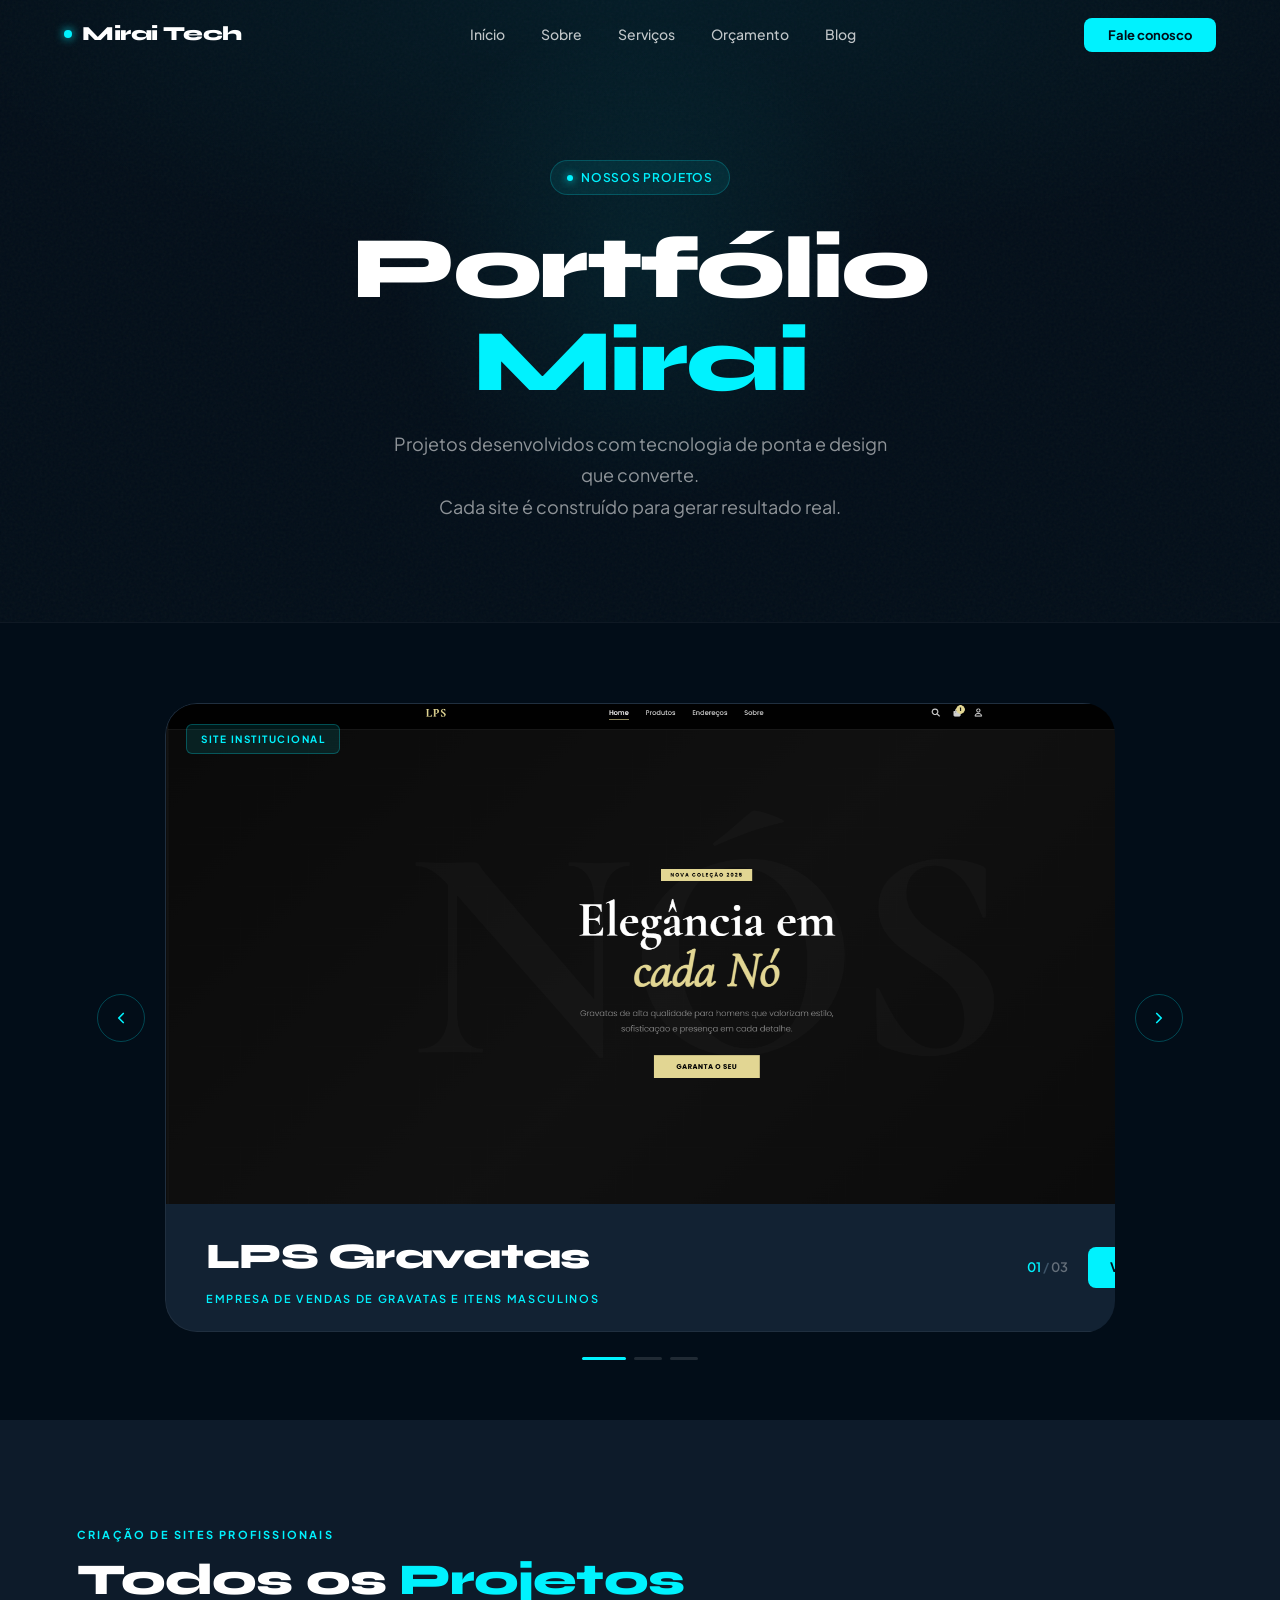
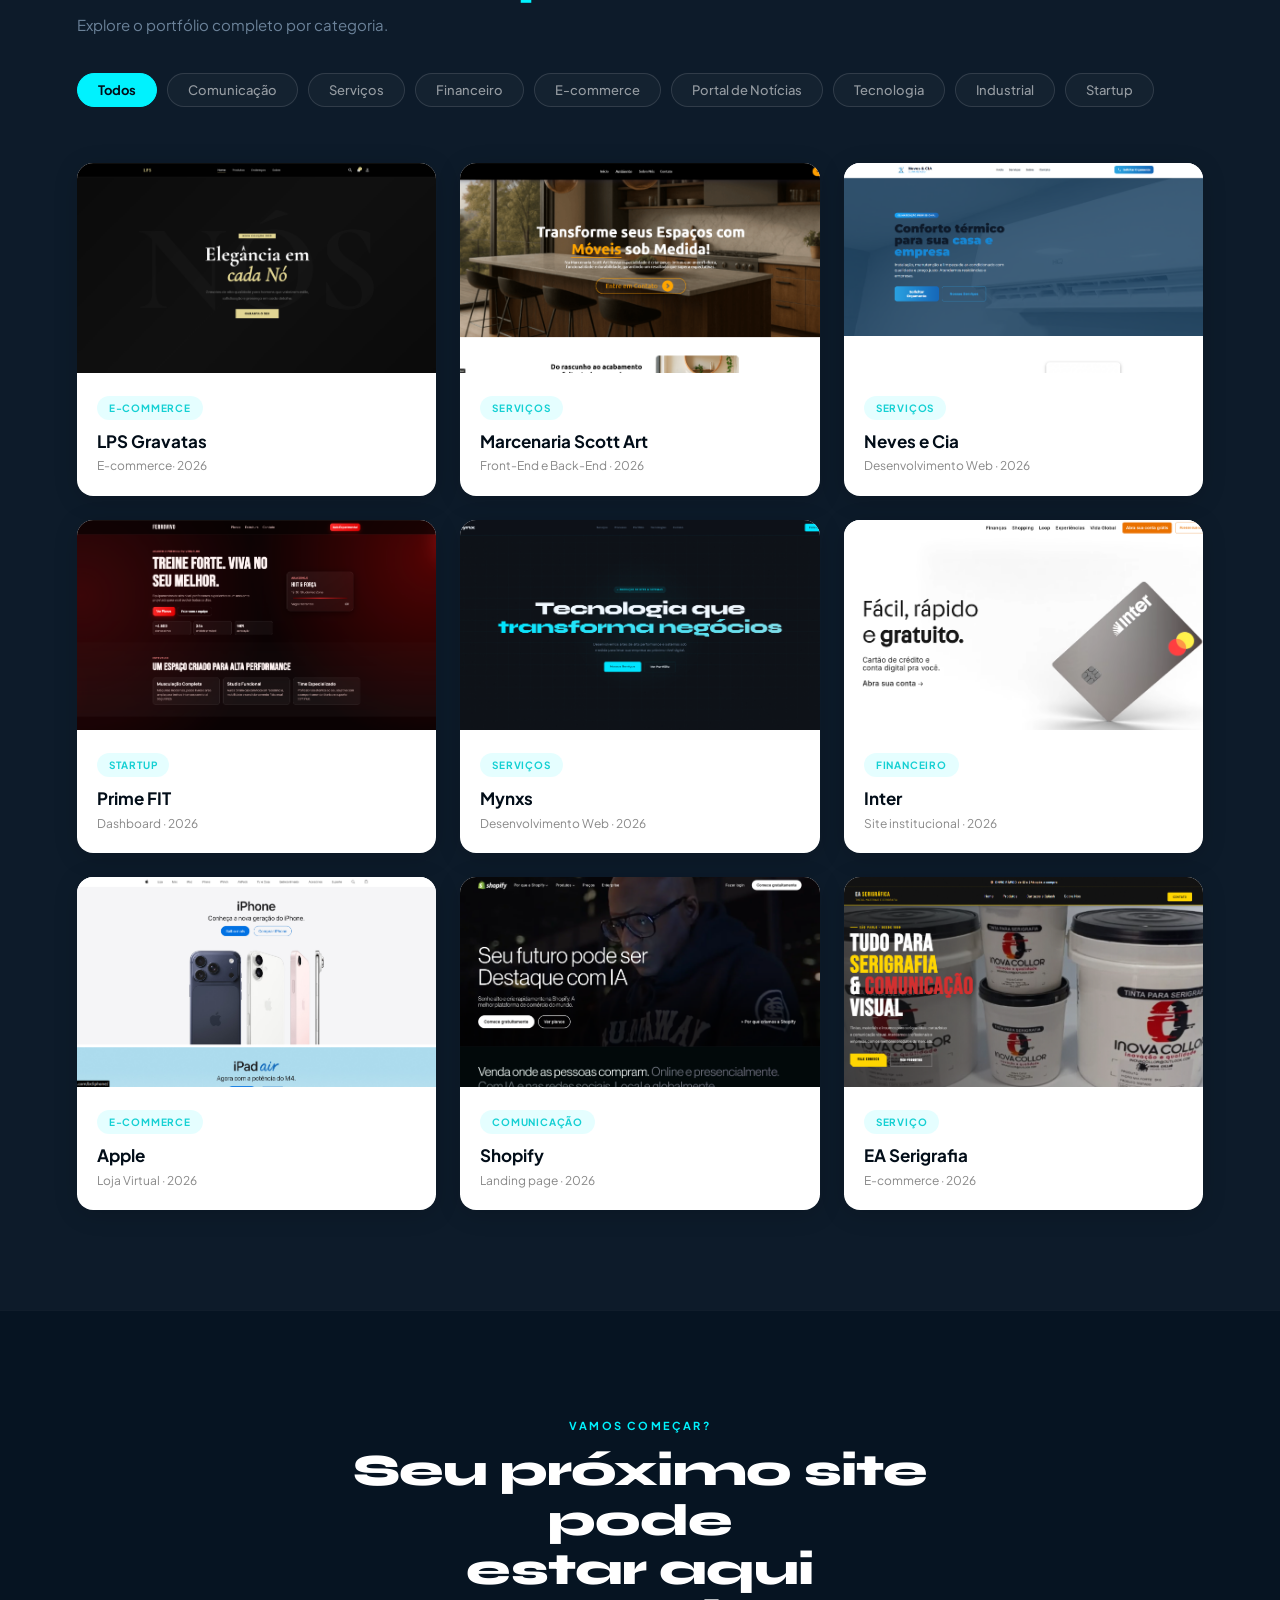
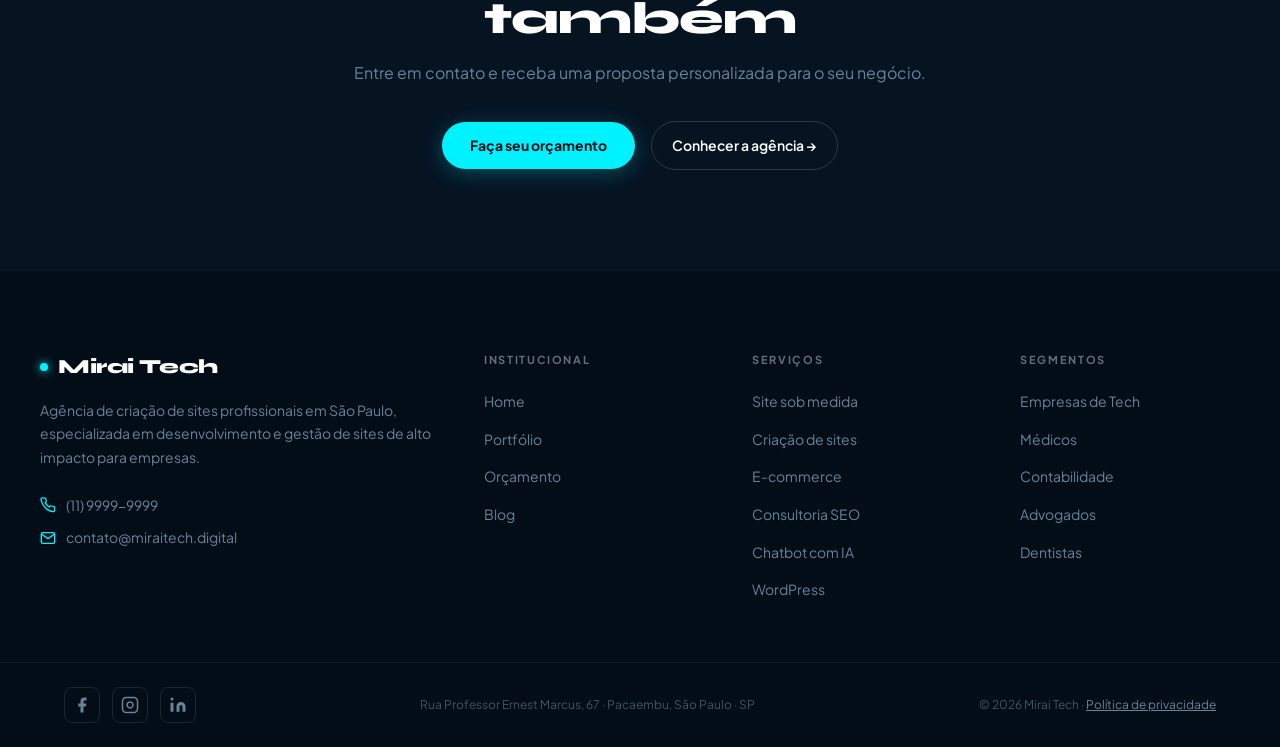
<file: projetos.html>
<!DOCTYPE html>
<html lang="pt-br">

<head>
    <meta charset="UTF-8">
    <meta name="viewport" content="width=device-width, initial-scale=1.0">
    <title>Portfólio — Mirai Tech | Criação de Sites Profissionais</title>
    <link rel="shortcut icon" href="./img/logo.jpeg" type="image/x-icon">
    <link rel="stylesheet"
        href="https://fonts.googleapis.com/css2?family=Plus+Jakarta+Sans:ital,wght@0,300;0,400;0,500;0,600;0,700;0,800;1,400;1,700&family=Syne:wght@700;800&display=swap">
    <link rel="stylesheet" href="css/stylePortifolios.css">
</head>

<body>

    <header class="header-main" id="header">
        <div class="header-inner">
            <div class="logo">
                <span class="logo-dot"></span>
                <h1>Mirai Tech</h1>
            </div>
            <nav>
                <ul>
                    <li><a href="./index.html">Início</a></li>
                    <li><a href="./index.html#sobre">Sobre</a></li>
                    <li><a href="./projetos.html">Serviços</a></li>
                    <li><a href="./bot.html">Orçamento</a></li>
                    <li><a href="./blog.html">Blog</a></li>
                </ul>
            </nav>
            <div class="header-cta">
                <a class="btn-header" href="./bot.html">Fale conosco</a>
            </div>

            <!-- Mobile hamburger -->
            <button class="hamburger" id="hamburger" aria-label="Menu">
                <span></span><span></span><span></span>
            </button>
        </div>

        <!-- Mobile nav -->
        <div class="mobile-nav" id="mobileNav">
            <ul>
                <li><a href="./index.html" onclick="closeMobileNav()">Início</a></li>
                <li><a href="./sobre.html" onclick="closeMobileNav()">Sobre</a></li>
                <li><a href="./projetos.html" onclick="closeMobileNav()">Serviços</a></li>
                <li><a href="./bot.html" onclick="closeMobileNav()">Orçamento</a></li>
                <li><a href="./blog.html" onclick="closeMobileNav()">Blog</a></li>
                <li><a href="./bot.html" class="mobile-cta">Fale conosco</a></li>
            </ul>
        </div>
    </header>

    <main>

        <!-- ===================== HERO PORTFÓLIO ===================== -->
        <section class="port-hero">
            <div class="hero-noise"></div>
            <div class="hero-glow"></div>
            <div class="port-hero-content">
                <div class="hero-badge">
                    <span class="badge-dot"></span>
                    Nossos projetos
                </div>
                <h1 class="port-hero-title">
                    Portfólio <em>Mirai</em>
                </h1>
                <p class="port-hero-sub">
                    Projetos desenvolvidos com tecnologia de ponta e design que converte.<br>
                    Cada site é construído para gerar resultado real.
                </p>
            </div>
        </section>


        <!-- ===================== CARROSEL EM DESTAQUE ===================== -->
        <section class="section-carrosel">
            <div class="carrosel-wrap reveal">

                <button class="carrosel-nav-btn" id="prev" aria-label="Anterior">
                    <svg viewBox="0 0 24 24" width="18" height="18" fill="none" stroke="currentColor" stroke-width="2.2"
                        stroke-linecap="round" stroke-linejoin="round">
                        <path d="M15 18l-6-6 6-6" />
                    </svg>
                </button>

                <div class="carrosel-viewport">
                    <div class="carrosel-track" id="carroselTrack">

                        <div class="carrosel-item">
                            <div class="carrosel-img">
                                <img src="./img/img portifolio/Captura de tela 2026-03-26 164146.png" alt="Mirai Tech">
                                <span class="carrosel-tag">Site Institucional</span>
                            </div>
                            <div class="carrosel-desc">
                                <div class="carrosel-desc-left">
                                    <h3>LPS Gravatas</h3>
                                    <p>Empresa de vendas de gravatas e itens masculinos</p>
                                </div>
                                <div class="carrosel-desc-right">
                                    <span class="carrosel-counter">
                                        <span id="carroselCur">01</span>
                                        <span class="counter-sep">/</span>
                                        <span id="carroselTot">03</span>
                                    </span>
                                    <a href="#" class="btn-ver">Ver online ↗</a>
                                </div>
                            </div>
                        </div>

                        <div class="carrosel-item">
                            <div class="carrosel-img">
                                <img src="./img/img portifolio/image copy 3.png" alt="Loja Virtual">
                                <span class="carrosel-tag">E-commerce</span>
                            </div>
                            <div class="carrosel-desc">
                                <div class="carrosel-desc-left">
                                    <h3>Apple</h3>
                                    <p>Venda de celulares</p>
                                </div>
                                <div class="carrosel-desc-right">
                                    <a href="#" class="btn-ver">Ver online ↗</a>
                                </div>
                            </div>
                        </div>

                        <div class="carrosel-item">
                            <div class="carrosel-img">
                                <img src="./img/img portifolio/Captura de tela 2026-03-26 164515.png" alt="Dashboard">
                                <span class="carrosel-tag">Dashboard</span>
                            </div>
                            <div class="carrosel-desc">
                                <div class="carrosel-desc-left">
                                    <h3>Prime FIT</h3>
                                    <p>Site de academia</p>
                                </div>
                                <div class="carrosel-desc-right">
                                    <a href="#" class="btn-ver">Ver online ↗</a>
                                </div>
                            </div>
                        </div>

                    </div>
                </div>

                <button class="carrosel-nav-btn" id="next" aria-label="Próximo">
                    <svg viewBox="0 0 24 24" width="18" height="18" fill="none" stroke="currentColor" stroke-width="2.2"
                        stroke-linecap="round" stroke-linejoin="round">
                        <path d="M9 18l6-6-6-6" />
                    </svg>
                </button>

            </div>
            <div class="carrosel-dots" id="carroselDots"></div>
        </section>


        <!-- ===================== GRID DE PROJETOS ===================== -->
        <section class="section-projetos bg-dark">

            <div class="projetos-header reveal">
                <div>
                    <span class="section-label light">Criação de Sites Profissionais</span>
                    <h2>Todos os <em>Projetos</em></h2>
                    <p>Explore o portfólio completo por categoria.</p>
                </div>
            </div>

            <!-- Filtro de categorias -->
            <div class="categorias-wrap reveal">
                <div class="categorias-itens" id="categoriasFiltro">
                    <button class="item-Categoria active" data-filter="todos">Todos</button>
                    <button class="item-Categoria" data-filter="comunicação">Comunicação</button>
                    <button class="item-Categoria" data-filter="serviços">Serviços</button>
                    <button class="item-Categoria" data-filter="financeiro">Financeiro</button>
                    <button class="item-Categoria" data-filter="e-commerce">E-commerce</button>
                    <button class="item-Categoria" data-filter="portal">Portal de Notícias</button>
                    <button class="item-Categoria" data-filter="tecnologia">Tecnologia</button>
                    <button class="item-Categoria" data-filter="industrial">Industrial</button>
                    <button class="item-Categoria" data-filter="startup">Startup</button>
                </div>
            </div>

            <!-- Cards -->
            <div class="projetos-grid" id="projetosGrid">

                <article class="projeto-card" data-categoria="tecnologia">
                    <div class="projeto-thumb">
                        <img src="./img/img portifolio/Captura de tela 2026-03-26 164146.png" alt="Projeto 1">
                        <div class="projeto-overlay">
                            <a href="#" class="overlay-link">Ver Projeto ↗</a>
                        </div>
                    </div>
                    <div class="projeto-info">
                        <span class="projeto-tag">E-commerce</span>
                        <h3>LPS Gravatas</h3>
                        <p>E-commerce· 2026</p>
                    </div>
                </article>

                <article class="projeto-card" data-categoria="tecnologia">
                    <div class="projeto-thumb">
                        <img src="./img/img portifolio/Captura de tela 2026-03-26 164309.png" alt="Projeto 2">
                        <div class="projeto-overlay">
                            <a href="#" class="overlay-link">Ver Projeto ↗</a>
                        </div>
                    </div>
                    <div class="projeto-info">
                        <span class="projeto-tag">Serviços</span>
                        <h3>Marcenaria Scott Art</h3>
                        <p>Front-End e Back-End · 2026</p>
                    </div>
                </article>

                <article class="projeto-card" data-categoria="serviços">
                    <div class="projeto-thumb">
                        <img src="./img/img portifolio/Captura de tela 2026-03-26 164358.png" alt="Projeto 3">
                        <div class="projeto-overlay">
                            <a href="#" class="overlay-link">Ver Projeto ↗</a>
                        </div>
                    </div>
                    <div class="projeto-info">
                        <span class="projeto-tag">Serviços</span>
                        <h3>Neves e Cia</h3>
                        <p>Desenvolvimento Web · 2026</p>
                    </div>
                </article>

                <article class="projeto-card" data-categoria="startup">
                    <div class="projeto-thumb">
                        <img src="./img/img portifolio/Captura de tela 2026-03-26 164515.png" alt="Projeto 4">
                        <div class="projeto-overlay">
                            <a href="#" class="overlay-link">Ver Projeto ↗</a>
                        </div>
                    </div>
                    <div class="projeto-info">
                        <span class="projeto-tag">Startup</span>
                        <h3>Prime FIT</h3>
                        <p>Dashboard · 2026</p>
                    </div>
                </article>

                <article class="projeto-card" data-categoria="serviços">
                    <div class="projeto-thumb">
                        <img src="./img/img portifolio/Captura de tela 2026-03-26 164643.png" alt="Projeto 5">
                        <div class="projeto-overlay">
                            <a href="#" class="overlay-link">Ver Projeto ↗</a>
                        </div>
                    </div>
                    <div class="projeto-info">
                        <span class="projeto-tag">Serviços</span>
                        <h3>Mynxs</h3>
                        <p>Desenvolvimento Web · 2026</p>
                    </div>
                </article>

                <article class="projeto-card" data-categoria="financeiro">
                    <div class="projeto-thumb">
                        <img src="./img/img portifolio/image copy 2.png" alt="Projeto 6">
                        <div class="projeto-overlay">
                            <a href="#" class="overlay-link">Ver Projeto ↗</a>
                        </div>
                    </div>
                    <div class="projeto-info">
                        <span class="projeto-tag">Financeiro</span>
                        <h3>Inter</h3>
                        <p>Site institucional · 2026</p>
                    </div>
                </article>

                <article class="projeto-card" data-categoria="e-commerce">
                    <div class="projeto-thumb">
                        <img src="./img/img portifolio/image copy 3.png" alt="Projeto 7">
                        <div class="projeto-overlay">
                            <a href="#" class="overlay-link">Ver Projeto ↗</a>
                        </div>
                    </div>
                    <div class="projeto-info">
                        <span class="projeto-tag">E-commerce</span>
                        <h3>Apple</h3>
                        <p>Loja Virtual · 2026</p>
                    </div>
                </article>

                <article class="projeto-card" data-categoria="comunicação">
                    <div class="projeto-thumb">
                        <img src="./img/img portifolio/image copy.png" alt="Projeto 8">
                        <div class="projeto-overlay">
                            <a href="#" class="overlay-link">Ver Projeto ↗</a>
                        </div>
                    </div>
                    <div class="projeto-info">
                        <span class="projeto-tag">Comunicação</span>
                        <h3>Shopify</h3>
                        <p>Landing page · 2026</p>
                    </div>
                </article>

                <article class="projeto-card" data-categoria="startup">
                    <div class="projeto-thumb">
                        <img src="./img/img portifolio/image.png" alt="Projeto 9">
                        <div class="projeto-overlay">
                            <a href="#" class="overlay-link">Ver Projeto ↗</a>
                        </div>
                    </div>
                    <div class="projeto-info">
                        <span class="projeto-tag">Serviço</span>
                        <h3>EA Serigrafia</h3>
                        <p>E-commerce · 2026</p>
                    </div>
                </article>

            </div>

            <!-- Estado vazio (quando nenhum card bate no filtro) -->
            <div class="projetos-empty" id="projetosEmpty" style="display:none;">
                <p>Nenhum projeto encontrado nessa categoria ainda.</p>
                <button class="btn-primary" id="btnLimparFiltro">Ver todos</button>
            </div>

        </section>


        <!-- ===================== CTA FINAL ===================== -->
        <section class="section-cta">
            <div class="cta-inner reveal">
                <span class="section-label">Vamos começar?</span>
                <h2>Seu próximo site pode<br>estar aqui também</h2>
                <p>Entre em contato e receba uma proposta personalizada para o seu negócio.</p>
                <div class="cta-actions">
                    <a href="./index.html#orcamento" class="btn-primary">Faça seu orçamento</a>
                    <a href="./index.html#sobre" class="btn-ghost">Conhecer a agência →</a>
                </div>
            </div>
        </section>

    </main>


    <!-- ===================== FOOTER ===================== -->
    <footer class="footer-main">
        <div class="footer-inner reveal">

            <div class="footer-brand">
                <div class="footer-logo-wrap">
                    <span class="logo-dot"></span>
                    <h2 class="footer-logo">Mirai Tech</h2>
                </div>
                <p>Agência de criação de sites profissionais em São Paulo, especializada em desenvolvimento e gestão de
                    sites de
                    alto impacto para empresas.</p>
                <a href="tel:11999999999" class="footer-tel">
                    <svg xmlns="http://www.w3.org/2000/svg" width="16" height="16" viewBox="0 0 24 24" fill="none"
                        stroke="currentColor" stroke-width="2">
                        <path
                            d="M22 16.92v3a2 2 0 0 1-2.18 2 19.79 19.79 0 0 1-8.63-3.07A19.5 19.5 0 0 1 4.69 12 19.79 19.79 0 0 1 1.61 3.4 2 2 0 0 1 3.6 1.22h3a2 2 0 0 1 2 1.72c.13.96.36 1.9.7 2.81a2 2 0 0 1-.45 2.11L7.91 8.91a16 16 0 0 0 6 6l.96-.96a2 2 0 0 1 2.11-.45c.91.34 1.85.57 2.81.7A2 2 0 0 1 22 16.92z" />
                    </svg>
                    (11) 9999-9999
                </a>
                <a href="mailto:contato@miraitech.digital" class="footer-email">
                    <svg xmlns="http://www.w3.org/2000/svg" width="16" height="16" viewBox="0 0 24 24" fill="none"
                        stroke="currentColor" stroke-width="2">
                        <path d="M4 4h16c1.1 0 2 .9 2 2v12c0 1.1-.9 2-2 2H4c-1.1 0-2-.9-2-2V6c0-1.1.9-2 2-2z" />
                        <polyline points="22,6 12,13 2,6" />
                    </svg>
                    contato@miraitech.digital
                </a>
            </div>

            <div class="footer-col">
                <h4>Institucional</h4>
                <ul>
                    <li><a href="./index.html">Home</a></li>
                    <li><a href="./projetos.html">Portfólio</a></li>
                    <li><a href="./index.html#orcamento">Orçamento</a></li>
                    <li><a href="./blog.html">Blog</a></li>
                </ul>
            </div>

            <div class="footer-col">
                <h4>Serviços</h4>
                <ul>
                    <li><a href="#">Site sob medida</a></li>
                    <li><a href="#">Criação de sites</a></li>
                    <li><a href="#">E-commerce</a></li>
                    <li><a href="#">Consultoria SEO</a></li>
                    <li><a href="#">Chatbot com IA</a></li>
                    <li><a href="#">WordPress</a></li>
                </ul>
            </div>

            <div class="footer-col">
                <h4>Segmentos</h4>
                <ul>
                    <li><a href="#">Empresas de Tech</a></li>
                    <li><a href="#">Médicos</a></li>
                    <li><a href="#">Contabilidade</a></li>
                    <li><a href="#">Advogados</a></li>
                    <li><a href="#">Dentistas</a></li>
                </ul>
            </div>

        </div>

        <div class="footer-bottom">
            <div class="footer-social">
                <a href="#" aria-label="Facebook">
                    <svg width="18" height="18" viewBox="0 0 24 24" fill="currentColor">
                        <path d="M18 2h-3a5 5 0 0 0-5 5v3H7v4h3v8h4v-8h3l1-4h-4V7a1 1 0 0 1 1-1h3z" />
                    </svg>
                </a>
                <a href="#" aria-label="Instagram">
                    <svg width="18" height="18" viewBox="0 0 24 24" fill="none" stroke="currentColor" stroke-width="2">
                        <rect x="2" y="2" width="20" height="20" rx="5" ry="5" />
                        <path d="M16 11.37A4 4 0 1 1 12.63 8 4 4 0 0 1 16 11.37z" />
                        <line x1="17.5" y1="6.5" x2="17.51" y2="6.5" />
                    </svg>
                </a>
                <a href="#" aria-label="LinkedIn">
                    <svg width="18" height="18" viewBox="0 0 24 24" fill="currentColor">
                        <path
                            d="M16 8a6 6 0 0 1 6 6v7h-4v-7a2 2 0 0 0-2-2 2 2 0 0 0-2 2v7h-4v-7a6 6 0 0 1 6-6zM2 9h4v12H2z" />
                        <circle cx="4" cy="4" r="2" />
                    </svg>
                </a>
            </div>
            <p class="footer-address">Rua Professor Ernest Marcus, 67 · Pacaembu, São Paulo · SP</p>
            <p class="footer-copy">© 2026 Mirai Tech · <a href="#">Política de privacidade</a></p>
        </div>
    </footer>

    <script src="js/carrosel-projetos.js"></script>
</body>

</html>
</file>
<file: css/style.css>
@import url('https://fonts.googleapis.com/css2?family=Plus+Jakarta+Sans:ital,wght@0,300;0,400;0,500;0,600;0,700;0,800;1,400;1,700&family=Syne:wght@700;800&display=swap');

/* =============================================
   DESIGN TOKENS
   ============================================= */
:root {
  --cyan: #00f2fe;
  --cyan-dark: #14d0d3;
  --cyan-dim: rgba(0, 242, 254, 0.12);
  --cyan-glow: rgba(0, 242, 254, 0.06);

  --dark-900: #020d18;
  --dark-800: #061422;
  --dark-700: #0d1b2a;
  --dark-600: #122233;
  --dark-500: #1a2f42;

  --text-white: #ffffff;
  --text-muted: #6b8299;
  --text-subtle: #3d5468;

  --white: #ffffff;
  --off-white: #f4f6f8;

  --radius-sm: 8px;
  --radius-md: 16px;
  --radius-lg: 24px;
  --radius-xl: 32px;

  --shadow-card: 0 4px 24px rgba(0, 0, 0, 0.15);
  --shadow-lg: 0 16px 48px rgba(0, 0, 0, 0.25);

  --font-display: 'Syne', sans-serif;
  --font-body: 'Plus Jakarta Sans', sans-serif;

  --transition: 0.28s cubic-bezier(0.4, 0, 0.2, 1);
}

/* =============================================
   RESET & BASE
   ============================================= */
*,
*::before,
*::after {
  margin: 0;
  padding: 0;
  box-sizing: border-box;
}

html {
  scroll-behavior: smooth;
  font-size: 16px;
}

body {
  font-family: var(--font-body);
  background-color: var(--dark-900);
  color: var(--text-white);
  line-height: 1.6;
  overflow-x: hidden;
}

a {
  text-decoration: none;
  color: inherit;
}

img {
  display: block;
  max-width: 100%;
}

ul {
  list-style: none;
}

button {
  font-family: inherit;
  cursor: pointer;
}

/* =============================================
   UTILITIES
   ============================================= */
.reveal {
  margin-left: clamp(24px, 6vw, 100px);
  margin-right: clamp(24px, 6vw, 100px);
}

.bg-dark {
  background-color: var(--dark-700);
}

.section-label {
  display: inline-block;
  font-size: 11px;
  font-weight: 700;
  letter-spacing: 0.2em;
  text-transform: uppercase;
  color: var(--cyan);
  margin-bottom: 12px;
}

.section-label.light {
  color: var(--cyan);
}

/* =============================================
   BUTTONS
   ============================================= */
.btn-primary {
  display: inline-flex;
  align-items: center;
  gap: 8px;
  background: var(--cyan);
  color: var(--dark-900);
  font-family: var(--font-body);
  font-size: 14px;
  font-weight: 700;
  padding: 12px 28px;
  border: none;
  border-radius: 40px;
  cursor: pointer;
  transition: var(--transition);
  box-shadow: 0 4px 20px rgba(0, 242, 254, 0.25);
  user-select: none;
  white-space: nowrap;
}

.btn-primary:hover {
  background: var(--cyan-dark);
  transform: translateY(-2px);
  box-shadow: 0 8px 32px rgba(0, 242, 254, 0.35);
}

.btn-ghost {
  display: inline-flex;
  align-items: center;
  gap: 6px;
  color: var(--text-white);
  font-size: 14px;
  font-weight: 600;
  padding: 12px 20px;
  border: 1px solid rgba(255, 255, 255, 0.15);
  border-radius: 40px;
  background: transparent;
  transition: var(--transition);
}

.btn-ghost:hover {
  border-color: var(--cyan);
  color: var(--cyan);
  background: var(--cyan-glow);
}

/* =============================================
   HEADER
   ============================================= */
.header-main {
  position: fixed;
  top: 0;
  left: 0;
  width: 100%;
  z-index: 1000;
  background-color: transparent;
  transition: background-color 0.4s ease, backdrop-filter 0.4s ease, box-shadow 0.4s ease;
}

.header-main.scrolled {
  background-color: rgba(6, 20, 34, 0.94);
  backdrop-filter: blur(20px);
  -webkit-backdrop-filter: blur(20px);
  box-shadow: 0 1px 0 rgba(255, 255, 255, 0.05), 0 8px 32px rgba(0, 0, 0, 0.4);
}

.header-inner {
  display: flex;
  align-items: center;
  justify-content: space-between;
  max-width: 1400px;
  margin: 0 auto;
  padding: 18px clamp(24px, 5vw, 80px);
}

.logo {
  display: flex;
  align-items: center;
  gap: 10px;
}

.logo-dot {
  width: 8px;
  height: 8px;
  border-radius: 50%;
  background: var(--cyan);
  box-shadow: 0 0 10px var(--cyan);
  flex-shrink: 0;
}

.logo h1,
.footer-logo-wrap h2 {
  font-family: var(--font-display);
  font-size: 20px;
  font-weight: 800;
  color: var(--white);
  letter-spacing: -0.02em;
}

.header-main nav ul {
  display: flex;
  align-items: center;
  gap: 36px;
}

.header-main nav ul li a {
  font-size: 14px;
  font-weight: 500;
  color: rgba(255, 255, 255, 0.75);
  transition: color var(--transition);
  position: relative;
}

.header-main nav ul li a::after {
  content: '';
  position: absolute;
  bottom: -4px;
  left: 0;
  width: 0;
  height: 1.5px;
  background: var(--cyan);
  transition: width var(--transition);
}

.header-main nav ul li a:hover {
  color: var(--white);
}

.header-main nav ul li a:hover::after {
  width: 100%;
}

.btn-header {
  background: var(--cyan);
  color: var(--dark-900);
  font-size: 13px;
  font-weight: 700;
  padding: 9px 24px;
  border-radius: var(--radius-sm);
  border: none;
  transition: var(--transition);
}

.btn-header:hover {
  background: var(--cyan-dark);
  transform: translateY(-1px);
}

/* Hamburger */
.hamburger {
  display: none;
  flex-direction: column;
  gap: 5px;
  background: none;
  border: none;
  padding: 4px;
  cursor: pointer;
}

.hamburger span {
  display: block;
  width: 22px;
  height: 2px;
  background: var(--white);
  border-radius: 2px;
  transition: var(--transition);
}

.hamburger.active span:nth-child(1) {
  transform: translateY(7px) rotate(45deg);
}

.hamburger.active span:nth-child(2) {
  opacity: 0;
}

.hamburger.active span:nth-child(3) {
  transform: translateY(-7px) rotate(-45deg);
}

.mobile-nav {
  display: none;
  flex-direction: column;
  background: rgba(6, 20, 34, 0.97);
  backdrop-filter: blur(20px);
  padding: 20px clamp(24px, 5vw, 80px) 30px;
  border-top: 1px solid rgba(255, 255, 255, 0.06);
}

.mobile-nav.open {
  display: flex;
}

.mobile-nav ul {
  display: flex;
  flex-direction: column;
  gap: 4px;
}

.mobile-nav ul li a {
  display: block;
  padding: 12px 0;
  font-size: 16px;
  font-weight: 600;
  color: rgba(255, 255, 255, 0.8);
  border-bottom: 1px solid rgba(255, 255, 255, 0.06);
  transition: color var(--transition);
}

.mobile-nav ul li a:hover {
  color: var(--cyan);
}

.mobile-cta {
  color: var(--cyan) !important;
  border-bottom: none !important;
  margin-top: 8px;
}

/* =============================================
   HERO
   ============================================= */
.section-main {
  position: relative;
  display: flex;
  flex-direction: column;
  align-items: center;
  justify-content: center;
  min-height: 100vh;
  padding: 120px 24px 80px;
  text-align: center;
  overflow: hidden;
  background: var(--dark-900);
  background-image: url("/img/ChatGPT Image Apr 28, 2026, 02_42_21 PM.png");
  background-size: cover;
  background-position: center;
}

/* Overlay escuro sobre a imagem */
.section-main::before {
  content: '';
  position: absolute;
  inset: 0;
  background: linear-gradient(to bottom,
      rgba(2, 13, 24, 0.72) 0%,
      rgba(2, 13, 24, 0.60) 50%,
      rgba(2, 13, 24, 0.90) 100%);
  z-index: 0;
}

.hero-noise {
  position: absolute;
  inset: 0;
  background-image: url("data:image/svg+xml,%3Csvg viewBox='0 0 256 256' xmlns='http://www.w3.org/2000/svg'%3E%3Cfilter id='noise'%3E%3CfeTurbulence type='fractalNoise' baseFrequency='0.9' numOctaves='4' stitchTiles='stitch'/%3E%3C/filter%3E%3Crect width='100%25' height='100%25' filter='url(%23noise)' opacity='0.04'/%3E%3C/svg%3E");
  z-index: 1;
  pointer-events: none;
}

.hero-glow {
  position: absolute;
  width: 600px;
  height: 600px;
  border-radius: 50%;
  background: radial-gradient(circle, rgba(0, 242, 254, 0.08) 0%, transparent 70%);
  top: 50%;
  left: 50%;
  transform: translate(-50%, -55%);
  z-index: 1;
  pointer-events: none;
}

.hero-content {
  position: relative;
  z-index: 2;
  max-width: 860px;
}

.hero-badge {
  display: inline-flex;
  align-items: center;
  gap: 8px;
  background: rgba(0, 242, 254, 0.08);
  border: 1px solid rgba(0, 242, 254, 0.2);
  color: var(--cyan);
  font-size: 12px;
  font-weight: 600;
  letter-spacing: 0.06em;
  padding: 7px 16px;
  border-radius: 40px;
  margin-bottom: 32px;
  text-transform: uppercase;
}

.badge-dot {
  width: 6px;
  height: 6px;
  border-radius: 50%;
  background: var(--cyan);
  box-shadow: 0 0 8px var(--cyan);
  animation: pulse 2s ease-in-out infinite;
}

@keyframes pulse {

  0%,
  100% {
    opacity: 1;
    transform: scale(1);
  }

  50% {
    opacity: 0.6;
    transform: scale(1.3);
  }
}

.hero-title {
  font-family: var(--font-display);
  font-size: clamp(42px, 6vw, 76px);
  font-weight: 800;
  color: var(--white);
  line-height: 1.08;
  letter-spacing: -0.03em;
  margin-bottom: 24px;
}

.hero-title em {
  font-style: normal;
  color: var(--cyan);
}

.hero-subtitle {
  font-size: clamp(16px, 1.8vw, 20px);
  color: rgba(255, 255, 255, 0.65);
  max-width: 580px;
  margin: 0 auto 40px;
  line-height: 1.7;
  font-weight: 400;
}

.hero-actions {
  display: flex;
  align-items: center;
  justify-content: center;
  gap: 16px;
  flex-wrap: wrap;
  margin-bottom: 60px;
}

.hero-stats {
  display: flex;
  align-items: center;
  justify-content: center;
  gap: 0;
  background: rgba(255, 255, 255, 0.04);
  border: 1px solid rgba(255, 255, 255, 0.08);
  border-radius: var(--radius-lg);
  padding: 20px 40px;
  max-width: 480px;
  margin: 0 auto;
}

.stat-item {
  text-align: center;
  flex: 1;
}

.stat-item strong {
  display: block;
  font-family: var(--font-display);
  font-size: 22px;
  font-weight: 800;
  color: var(--cyan);
}

.stat-item span {
  font-size: 11px;
  color: var(--text-muted);
  text-transform: uppercase;
  letter-spacing: 0.08em;
  font-weight: 500;
}

.stat-divider {
  width: 1px;
  height: 36px;
  background: rgba(255, 255, 255, 0.1);
  flex-shrink: 0;
  margin: 0 20px;
}

.hero-scroll {
  position: absolute;
  bottom: 40px;
  left: 50%;
  transform: translateX(-50%);
  z-index: 2;
  display: flex;
  flex-direction: column;
  align-items: center;
  gap: 8px;
  color: rgba(255, 255, 255, 0.4);
  font-size: 10px;
  letter-spacing: 0.15em;
  text-transform: uppercase;
}

.hero-scroll span {
  display: block;
  width: 1px;
  height: 40px;
  background: linear-gradient(to bottom, var(--cyan), transparent);
  animation: scrollLine 2s ease-in-out infinite;
}

@keyframes scrollLine {
  0% {
    opacity: 0;
    transform: scaleY(0);
    transform-origin: top;
  }

  50% {
    opacity: 1;
    transform: scaleY(1);
  }

  100% {
    opacity: 0;
    transform: scaleY(0);
    transform-origin: bottom;
  }
}

/* =============================================
   COMO FUNCIONA
   ============================================= */
.section-funcionamento {
  background: var(--dark-700);
  padding: 100px 0;
  border-radius: 40px 40px 0 0;
}

.section-header {
  display: flex;
  flex-direction: column;
  align-items: center;
  text-align: center;
  max-width: 580px;
  margin: 0 auto 64px;
  padding: 0 24px;
}

.section-header h2 {
  font-family: var(--font-display);
  font-size: clamp(28px, 3.5vw, 44px);
  font-weight: 800;
  color: var(--white);
  letter-spacing: -0.02em;
  margin-bottom: 16px;
  line-height: 1.15;
}

.section-header p {
  font-size: 16px;
  color: var(--text-muted);
  line-height: 1.7;
}

.steps-grid {
  display: flex;
  align-items: center;
  justify-content: center;
  gap: 0;
}

.step-card {
  background: rgba(255, 255, 255, 0.03);
  border: 1px solid rgba(255, 255, 255, 0.07);
  border-radius: var(--radius-lg);
  padding: 36px 32px;
  flex: 1;
  max-width: 340px;
  transition: var(--transition);
  position: relative;
}

.step-card:hover {
  background: rgba(0, 242, 254, 0.04);
  border-color: rgba(0, 242, 254, 0.2);
  transform: translateY(-4px);
}

.step-number {
  font-family: var(--font-display);
  font-size: 48px;
  font-weight: 800;
  color: rgba(0, 242, 254, 0.08);
  line-height: 1;
  margin-bottom: 16px;
}

.step-icon {
  width: 52px;
  height: 52px;
  border-radius: var(--radius-sm);
  background: var(--cyan-dim);
  display: flex;
  align-items: center;
  justify-content: center;
  color: var(--cyan);
  margin-bottom: 20px;
}

.step-card h3 {
  font-family: var(--font-display);
  font-size: 20px;
  font-weight: 700;
  color: var(--white);
  margin-bottom: 12px;
  letter-spacing: -0.01em;
}

.step-card p {
  font-size: 14px;
  color: var(--text-muted);
  line-height: 1.7;
  margin-bottom: 20px;
}

.step-tag {
  display: inline-block;
  font-size: 10px;
  font-weight: 700;
  letter-spacing: 0.12em;
  text-transform: uppercase;
  color: var(--cyan);
  background: var(--cyan-dim);
  padding: 4px 12px;
  border-radius: 20px;
}

.step-connector {
  font-size: 24px;
  color: rgba(0, 242, 254, 0.3);
  padding: 0 16px;
  flex-shrink: 0;
  margin-top: -40px;
}

/* =============================================
   PORTFÓLIO CARROSSEL
   ============================================= */
.section-projetos {
  padding: 100px 0;
  overflow: hidden;
}

.projetos-header {
  display: flex;
  align-items: flex-end;
  justify-content: space-between;
  margin-bottom: 48px;
}

.projetos-title h2 {
  font-family: var(--font-display);
  font-size: clamp(24px, 3vw, 38px);
  font-weight: 800;
  color: var(--white);
  letter-spacing: -0.02em;
  margin: 0;
}

.carrossel-nav {
  display: flex;
  align-items: center;
  gap: 16px;
}

.carrossel-counter {
  font-size: 13px;
  font-weight: 600;
  color: var(--text-muted);
  min-width: 44px;
  text-align: center;
}

.counter-sep {
  color: var(--text-subtle);
}

.carrossel-btn {
  width: 42px;
  height: 42px;
  border-radius: 50%;
  border: 1px solid rgba(0, 242, 254, 0.25);
  background: transparent;
  color: var(--cyan);
  font-size: 16px;
  cursor: pointer;
  display: flex;
  align-items: center;
  justify-content: center;
  transition: var(--transition);
}

.carrossel-btn:hover {
  background: var(--cyan-dim);
  border-color: var(--cyan);
}

.carrossel-btn:disabled {
  opacity: 0.2;
  cursor: default;
}

.carrossel-track-wrap {
  overflow: hidden;
}

.carrossel-track {
  display: flex;
  gap: 24px;
  transition: transform 0.55s cubic-bezier(0.77, 0, 0.175, 1);
}

.projeto-item {
  min-width: 480px;
  border-radius: var(--radius-lg);
  overflow: hidden;
  background: var(--dark-600);
  border: 1px solid rgba(255, 255, 255, 0.06);
  flex-shrink: 0;
  transition: var(--transition);
}

.projeto-item:hover {
  transform: translateY(-6px);
  border-color: rgba(0, 242, 254, 0.2);
  box-shadow: 0 20px 60px rgba(0, 0, 0, 0.4);
}

.projeto-mockup {
  width: 100%;
  height: 280px;
  overflow: hidden;
}

.projeto-mockup img {
  width: 100%;
  height: 100%;
  object-fit: cover;
  transition: transform 0.5s ease;
}

.projeto-item:hover .projeto-mockup img {
  transform: scale(1.04);
}

.projeto-footer {
  padding: 20px 24px;
  display: flex;
  align-items: center;
  justify-content: space-between;
  gap: 16px;
}

.projeto-info h3 {
  font-size: 16px;
  font-weight: 700;
  color: var(--white);
  margin-bottom: 2px;
}

.projeto-info p {
  font-size: 11px;
  color: var(--text-muted);
  text-transform: uppercase;
  letter-spacing: 0.1em;
}

.projeto-link {
  display: inline-flex;
  align-items: center;
  gap: 6px;
  border: 1px solid rgba(0, 242, 254, 0.3);
  border-radius: 30px;
  padding: 8px 18px;
  color: var(--cyan);
  font-size: 12px;
  font-weight: 600;
  white-space: nowrap;
  transition: var(--transition);
}

.projeto-link:hover {
  background: var(--cyan-dim);
  border-color: var(--cyan);
}

.carrossel-dots {
  display: flex;
  justify-content: center;
  gap: 6px;
  padding: 32px 0 0;
}

.dot {
  height: 3px;
  border-radius: 2px;
  background: rgba(255, 255, 255, 0.12);
  cursor: pointer;
  transition: var(--transition);
}

.dot.active {
  background: var(--cyan);
}

/* =============================================
   PORTFÓLIO GRID
   ============================================= */
.section-projetos2 {
  background: var(--dark-700);
  display: flex;
  flex-direction: column;
  align-items: center;
  padding: 0 0 100px;
}

.group-itens-project {
  display: flex;
  flex-wrap: wrap;
  justify-content: center;
  gap: 28px;
  padding: 80px clamp(24px, 5vw, 80px) 40px;
}

.item-proj {
  width: 320px;
  border-radius: var(--radius-md);
  overflow: hidden;
  background: var(--white);
  transition: var(--transition);
  cursor: pointer;
  box-shadow: var(--shadow-card);
}

.item-proj:hover {
  transform: translateY(-8px);
  box-shadow: 0 24px 64px rgba(0, 0, 0, 0.3);
}

.item-proj-img {
  position: relative;
  overflow: hidden;
}

.item-proj img {
  width: 100%;
  height: 210px;
  object-fit: cover;
  transition: transform 0.4s ease;
}

.item-proj:hover img {
  transform: scale(1.06);
}

.item-proj-overlay {
  position: absolute;
  inset: 0;
  background: rgba(0, 242, 254, 0.15);
  display: flex;
  align-items: center;
  justify-content: center;
  opacity: 0;
  transition: var(--transition);
}

.item-proj:hover .item-proj-overlay {
  opacity: 1;
}

.overlay-link {
  background: var(--white);
  color: var(--dark-900);
  font-size: 13px;
  font-weight: 700;
  padding: 10px 22px;
  border-radius: 30px;
  transition: var(--transition);
}

.desc-item-proj {
  padding: 20px;
}

.tag-categoria {
  display: inline-block;
  background: rgba(0, 242, 254, 0.12);
  color: var(--cyan-dark);
  font-size: 10px;
  font-weight: 700;
  letter-spacing: 0.08em;
  text-transform: uppercase;
  padding: 4px 12px;
  border-radius: 20px;
  margin-bottom: 10px;
}

.proj-titulo {
  font-size: 18px;
  font-weight: 700;
  color: var(--dark-900);
  margin-bottom: 4px;
}

.proj-subtitulo {
  font-size: 12px;
  color: #888;
  margin: 0;
}

.ver-mais-project {
  padding: 8px 0 0;
}

/* =============================================
   SOBRE A AGÊNCIA
   ============================================= */
.section-agencia {
  background: var(--dark-800);
  padding: 100px 0;
}

.agencia-inner {
  display: flex;
  align-items: center;
  gap: 80px;
  max-width: 1200px;
  margin: 0 auto;
  padding: 0 clamp(24px, 5vw, 60px);
}

.agencia-content {
  flex: 1;
  min-width: 0;
}

.agencia-title {
  font-family: var(--font-display);
  font-size: clamp(28px, 3vw, 42px);
  font-weight: 800;
  color: var(--white);
  line-height: 1.12;
  margin-bottom: 20px;
  letter-spacing: -0.02em;
}

.agencia-body {
  font-size: 15px;
  color: var(--text-muted);
  line-height: 1.8;
  margin-bottom: 14px;
}

.agencia-body--label {
  color: rgba(255, 255, 255, 0.55);
  margin-bottom: 8px;
}

.agencia-chips {
  display: flex;
  gap: 10px;
  flex-wrap: wrap;
  margin: 16px 0 28px;
}

.agencia-chip {
  display: flex;
  align-items: center;
  gap: 8px;
  border: 1px solid rgba(255, 255, 255, 0.1);
  border-radius: var(--radius-sm);
  padding: 9px 16px;
  font-size: 13px;
  font-weight: 500;
  color: rgba(255, 255, 255, 0.7);
  background: rgba(255, 255, 255, 0.03);
  transition: var(--transition);
}

.agencia-chip svg {
  color: var(--cyan);
  flex-shrink: 0;
}

.agencia-chip:hover {
  border-color: rgba(0, 242, 254, 0.3);
  background: var(--cyan-glow);
  color: var(--white);
}

.agencia-trust {
  display: flex;
  flex-direction: column;
  gap: 10px;
  margin-bottom: 32px;
}

.trust-item {
  display: flex;
  align-items: center;
  gap: 10px;
  font-size: 14px;
  color: rgba(255, 255, 255, 0.65);
  font-weight: 500;
}

.trust-item svg {
  color: var(--cyan);
  flex-shrink: 0;
}

.agencia-btn {
  display: inline-flex;
  align-items: center;
  gap: 8px;
}

.agencia-visual {
  flex-shrink: 0;
  width: 320px;
  display: flex;
  flex-direction: column;
  gap: 16px;
}

.agencia-mascote-wrap {
  background: rgba(0, 242, 254, 0.04);
  border: 1px solid rgba(0, 242, 254, 0.1);
  border-radius: var(--radius-xl);
  height: 320px;
  display: flex;
  align-items: flex-end;
  justify-content: center;
  overflow: hidden;
  transition: var(--transition);
}

.agencia-mascote-wrap:hover {
  border-color: rgba(0, 242, 254, 0.25);
  background: rgba(0, 242, 254, 0.06);
}

.agencia-mascote {
  width: 260px;
  object-fit: contain;
  filter: drop-shadow(0 12px 32px rgba(0, 242, 254, 0.1));
  transition: transform 0.4s ease;
}

.agencia-mascote-wrap:hover .agencia-mascote {
  transform: translateY(-8px) scale(1.02);
}

.agencia-callout {
  background: rgba(255, 255, 255, 0.03);
  border: 1px solid rgba(0, 242, 254, 0.12);
  border-radius: var(--radius-md);
  padding: 20px;
  display: flex;
  align-items: flex-start;
  gap: 14px;
}

.agencia-callout-icon {
  width: 36px;
  height: 36px;
  background: var(--cyan-dim);
  border-radius: var(--radius-sm);
  display: flex;
  align-items: center;
  justify-content: center;
  flex-shrink: 0;
}

.agencia-callout-text strong {
  display: block;
  font-size: 13px;
  font-weight: 700;
  color: var(--white);
  margin-bottom: 6px;
}

.agencia-callout-text span {
  font-size: 12px;
  color: var(--text-muted);
  line-height: 1.6;
}

/* =============================================
   AVALIAÇÕES
   ============================================= */
.section-avaliacoes {
  padding: 100px 0 80px;
}

.avaliacoes-header {
  text-align: center;
  margin-bottom: 56px;
}

.avaliacoes-header h2 {
  font-family: var(--font-display);
  font-size: clamp(28px, 3.5vw, 44px);
  font-weight: 800;
  color: var(--white);
  margin: 8px 0 12px;
  letter-spacing: -0.02em;
}

.avaliacoes-header p {
  font-size: 15px;
  color: var(--text-muted);
}

.avaliacoes-track-wrap {
  overflow: hidden;
  max-width: 1280px;
  margin: 0 auto;
  padding: 0 clamp(24px, 5vw, 60px);
}

.avaliacoes-track {
  display: flex;
  flex-wrap: nowrap;
  gap: 24px;
  transition: transform 0.55s cubic-bezier(0.77, 0, 0.175, 1);
}

.avaliacao-card {
  min-width: calc(33.333% - 16px);
  flex-shrink: 0;
  background: var(--white);
  border-radius: var(--radius-lg);
  padding: 32px;
  box-shadow: var(--shadow-card);
  transition: var(--transition);
  display: flex;
  flex-direction: column;
  gap: 16px;
}

.avaliacao-card:hover {
  transform: translateY(-4px);
  box-shadow: var(--shadow-lg);
}

.avaliacao-stars {
  font-size: 16px;
  color: #f59e0b;
  letter-spacing: 2px;
}

.avaliacao-card p {
  font-size: 14px;
  color: #444;
  line-height: 1.8;
  flex: 1;
}

.avaliacao-autor {
  display: flex;
  align-items: center;
  gap: 14px;
  padding-top: 18px;
  border-top: 1px solid #f0f0f0;
}

.avaliacao-avatar {
  width: 44px;
  height: 44px;
  border-radius: 50%;
  background: var(--dark-700);
  color: var(--cyan);
  display: flex;
  align-items: center;
  justify-content: center;
  font-size: 12px;
  font-weight: 700;
  flex-shrink: 0;
}

.avaliacao-autor strong {
  display: block;
  font-size: 14px;
  font-weight: 700;
  color: var(--dark-900);
}

.avaliacao-autor span {
  font-size: 11px;
  font-weight: 600;
  letter-spacing: 0.08em;
  text-transform: uppercase;
  color: var(--cyan-dark);
}

.avaliacoes-nav {
  display: flex;
  align-items: center;
  justify-content: center;
  gap: 20px;
  margin-top: 40px;
}

.avaliacoes-dots {
  display: flex;
  gap: 8px;
}

.avaliacoes-dots .dot {
  width: 28px;
  height: 3px;
  border-radius: 2px;
  background: rgba(255, 255, 255, 0.12);
  cursor: pointer;
  transition: var(--transition);
}

.avaliacoes-dots .dot.active {
  background: var(--cyan);
  width: 44px;
}

.google-selo {
  display: flex;
  align-items: center;
  justify-content: center;
  gap: 40px;
  margin: 60px auto 0;
  padding: 32px 48px;
  max-width: 700px;
  border-top: 1px solid rgba(255, 255, 255, 0.07);
  flex-wrap: wrap;
}

.google-selo-inner {
  display: flex;
  align-items: center;
  gap: 16px;
  flex-shrink: 0;
}

.google-info strong {
  display: block;
  font-size: 14px;
  font-weight: 700;
  color: var(--white);
}

.google-info .stars {
  font-size: 14px;
  color: #f59e0b;
}

.google-info .stars span {
  color: var(--white);
  font-weight: 700;
}

.google-info small {
  font-size: 12px;
  color: var(--text-muted);
}

.google-divider {
  width: 1px;
  height: 50px;
  background: rgba(255, 255, 255, 0.1);
}

.google-selo>p {
  font-size: 14px;
  color: var(--text-muted);
  line-height: 1.6;
  max-width: 320px;
}

/* Modal */
#avaliacao-modal {
  display: none;
  position: fixed;
  inset: 0;
  background: rgba(0, 0, 0, 0.7);
  z-index: 9999;
  align-items: center;
  justify-content: center;
  padding: 20px;
}

#avaliacao-modal-inner {
  background: var(--white);
  border-radius: var(--radius-xl);
  padding: 48px;
  max-width: 560px;
  width: 100%;
  position: relative;
  box-shadow: 0 32px 80px rgba(0, 0, 0, 0.3);
}

#avaliacao-modal-close {
  position: absolute;
  top: 18px;
  right: 20px;
  background: none;
  border: none;
  font-size: 28px;
  cursor: pointer;
  color: #aaa;
  transition: color 0.2s;
}

#avaliacao-modal-close:hover {
  color: #333;
}

.modal-aspas {
  font-size: 80px;
  line-height: 0.6;
  font-weight: 900;
  color: var(--cyan);
  display: block;
  margin-bottom: 24px;
  opacity: 0.7;
}

#modal-texto {
  font-size: 16px;
  color: #333;
  line-height: 1.8;
  margin-bottom: 28px;
}

.modal-autor {
  display: flex;
  align-items: center;
  gap: 14px;
  padding-top: 20px;
  border-top: 1px solid #f0f0f0;
}

.modal-avatar {
  width: 48px;
  height: 48px;
  border-radius: 50%;
  background: var(--dark-700);
  color: var(--cyan);
  display: flex;
  align-items: center;
  justify-content: center;
  font-size: 14px;
  font-weight: 700;
  flex-shrink: 0;
}

#modal-nome {
  display: block;
  font-size: 15px;
  font-weight: 700;
  color: var(--dark-900);
  margin-bottom: 4px;
}

#modal-empresa {
  font-size: 11px;
  font-weight: 600;
  letter-spacing: 0.1em;
  text-transform: uppercase;
  color: var(--cyan-dark);
}

/* =============================================
   PLANOS
   ============================================= */
.section-planos {
  background: var(--dark-800);
  padding: 100px 0;
  border-top: 1px solid rgba(255, 255, 255, 0.04);
}

.planos-header {
  text-align: center;
  margin-bottom: 64px;
  padding: 0 24px;
}

.planos-header h2 {
  font-family: var(--font-display);
  font-size: clamp(28px, 3.5vw, 44px);
  font-weight: 800;
  color: var(--white);
  margin: 8px 0 12px;
  letter-spacing: -0.02em;
}

.planos-header p {
  font-size: 15px;
  color: var(--text-muted);
}

.planos-grid {
  display: grid;
  grid-template-columns: 1fr 0.7fr 1fr;
  gap: 24px;
  align-items: stretch;
  max-width: 1100px;
  margin: 0 auto;
  padding: 0 clamp(24px, 5vw, 60px);
}

.plano-card {
  background: var(--white);
  border: 1px solid #e5e8ec;
  border-radius: var(--radius-xl);
  padding: 36px 32px;
  display: flex;
  flex-direction: column;
  gap: 20px;
  transition: var(--transition);
}

.plano-card:hover {
  box-shadow: 0 24px 60px rgba(0, 0, 0, 0.12);
  transform: translateY(-4px);
}

.plano-card--destaque {
  border-color: rgba(0, 242, 254, 0.35);
  box-shadow: 0 0 0 1px rgba(0, 242, 254, 0.12), 0 8px 32px rgba(0, 242, 254, 0.06);
}

.plano-top {
  display: flex;
  align-items: center;
  justify-content: space-between;
}

.plano-icon {
  width: 52px;
  height: 52px;
  border-radius: var(--radius-sm);
  background: #f2f4f7;
  display: flex;
  align-items: center;
  justify-content: center;
  color: var(--dark-900);
}

.plano-icon--cyan {
  background: rgba(0, 242, 254, 0.1);
  color: var(--cyan-dark);
}

.plano-badge-entrega,
.plano-badge-popular {
  font-size: 10px;
  font-weight: 700;
  letter-spacing: 0.08em;
  text-transform: uppercase;
  padding: 5px 12px;
  border-radius: 20px;
}

.plano-badge-entrega {
  background: rgba(255, 183, 0, 0.1);
  color: #c98800;
  border: 1px solid rgba(255, 183, 0, 0.2);
}

.plano-badge-popular {
  background: rgba(0, 242, 254, 0.1);
  color: var(--cyan-dark);
  border: 1px solid rgba(0, 242, 254, 0.2);
}

.plano-card h3 {
  font-family: var(--font-display);
  font-size: 22px;
  font-weight: 800;
  color: var(--dark-900);
  letter-spacing: -0.01em;
}

.plano-desc {
  font-size: 14px;
  color: #777;
  line-height: 1.6;
}

.plano-preco {
  display: flex;
  flex-direction: column;
  gap: 3px;
  padding-bottom: 20px;
  border-bottom: 1px solid #f0f0f0;
}

.plano-label {
  font-size: 10px;
  font-weight: 700;
  letter-spacing: 0.15em;
  text-transform: uppercase;
  color: #aaa;
}

.plano-preco strong {
  font-family: var(--font-display);
  font-size: 36px;
  font-weight: 800;
  color: var(--dark-900);
  line-height: 1.1;
}

.plano-preco--cyan strong {
  color: var(--cyan-dark);
}

.plano-obs {
  font-size: 11px;
  color: #aaa;
  text-transform: uppercase;
  letter-spacing: 0.06em;
}

.plano-features {
  list-style: none;
  display: flex;
  flex-direction: column;
  gap: 10px;
  flex: 1;
}

.plano-features li {
  font-size: 14px;
  color: #444;
  display: flex;
  align-items: flex-start;
  gap: 10px;
  line-height: 1.5;
}

.check {
  color: #22c55e;
  font-size: 13px;
  flex-shrink: 0;
  margin-top: 1px;
}

.check.cyan {
  color: var(--cyan-dark);
}

.btn-plano {
  display: block;
  text-align: center;
  background: var(--dark-900);
  color: var(--white);
  font-size: 14px;
  font-weight: 700;
  padding: 14px 20px;
  border-radius: 40px;
  transition: var(--transition);
  border: none;
}

.btn-plano:hover {
  background: var(--dark-600);
  transform: translateY(-1px);
}

.btn-plano--cyan {
  background: var(--cyan);
  color: var(--dark-900);
  box-shadow: 0 4px 20px rgba(0, 242, 254, 0.25);
}

.btn-plano--cyan:hover {
  background: var(--cyan-dark);
  color: var(--white);
}

.plano-destaque {
  border-radius: var(--radius-xl);
  background: var(--dark-700);
  border: 1px solid rgba(255, 255, 255, 0.06);
  display: flex;
  flex-direction: column;
  align-items: center;
  justify-content: center;
  padding: 40px 28px;
  text-align: center;
  gap: 20px;
}

.plano-destaque-inner {
  display: flex;
  flex-direction: column;
  align-items: center;
  gap: 16px;
}

.plano-destaque-icon {
  width: 80px;
  height: 80px;
  border-radius: 50%;
  background: var(--cyan-dim);
  display: flex;
  align-items: center;
  justify-content: center;
  color: var(--cyan);
}

.plano-destaque h4 {
  font-family: var(--font-display);
  font-size: 20px;
  font-weight: 800;
  color: var(--white);
}

.plano-destaque p {
  font-size: 14px;
  color: var(--text-muted);
  line-height: 1.6;
}

.plano-tel {
  display: flex;
  align-items: center;
  gap: 10px;
  border: 1.5px solid rgba(0, 242, 254, 0.3);
  border-radius: 40px;
  padding: 12px 24px;
  color: var(--cyan);
  font-size: 14px;
  font-weight: 700;
  transition: var(--transition);
}

.plano-tel:hover {
  background: var(--cyan-dim);
  border-color: var(--cyan);
}

.plano-destaque-tags {
  display: flex;
  gap: 8px;
  flex-wrap: wrap;
  justify-content: center;
}

.plano-destaque-tags span {
  font-size: 11px;
  font-weight: 600;
  color: var(--text-muted);
  background: rgba(255, 255, 255, 0.04);
  border: 1px solid rgba(255, 255, 255, 0.08);
  padding: 4px 12px;
  border-radius: 20px;
}

/* =============================================
   FOOTER
   ============================================= */
.footer-main {
  background: var(--dark-900);
  border-top: 1px solid rgba(255, 255, 255, 0.05);
  padding-top: 80px;
}

.footer-inner {
  display: grid;
  grid-template-columns: 1.8fr 1fr 1fr 1fr;
  gap: 48px;
  max-width: 1200px;
  margin: 0 auto;
  padding-bottom: 60px;
}

.footer-logo-wrap {
  display: flex;
  align-items: center;
  gap: 10px;
  margin-bottom: 16px;
}

.footer-brand>p {
  font-size: 14px;
  color: var(--text-muted);
  line-height: 1.7;
  margin-bottom: 24px;
}

.footer-tel,
.footer-email {
  display: flex;
  align-items: center;
  gap: 10px;
  color: var(--text-muted);
  font-size: 14px;
  margin-bottom: 10px;
  transition: color var(--transition);
}

.footer-tel:hover,
.footer-email:hover {
  color: var(--cyan);
}

.footer-tel svg,
.footer-email svg {
  color: var(--cyan);
  flex-shrink: 0;
}

.footer-col h4 {
  font-size: 11px;
  font-weight: 700;
  letter-spacing: 0.15em;
  text-transform: uppercase;
  color: rgba(255, 255, 255, 0.4);
  margin-bottom: 20px;
}

.footer-col ul {
  display: flex;
  flex-direction: column;
  gap: 12px;
}

.footer-col ul li a {
  font-size: 14px;
  color: var(--text-muted);
  transition: color var(--transition);
}

.footer-col ul li a:hover {
  color: var(--white);
}

.footer-bottom {
  border-top: 1px solid rgba(255, 255, 255, 0.05);
  padding: 24px clamp(24px, 5vw, 100px);
  display: flex;
  align-items: center;
  justify-content: space-between;
  flex-wrap: wrap;
  gap: 16px;
}

.footer-social {
  display: flex;
  gap: 12px;
}

.footer-social a {
  width: 36px;
  height: 36px;
  border-radius: var(--radius-sm);
  border: 1px solid rgba(255, 255, 255, 0.1);
  display: flex;
  align-items: center;
  justify-content: center;
  color: var(--text-muted);
  transition: var(--transition);
}

.footer-social a:hover {
  border-color: var(--cyan);
  color: var(--cyan);
  background: var(--cyan-glow);
}

.footer-address {
  font-size: 12px;
  color: var(--text-subtle);
  text-align: center;
}

.footer-copy {
  font-size: 12px;
  color: var(--text-subtle);
}

.footer-copy a {
  color: var(--text-muted);
  text-decoration: underline;
  transition: color 0.2s;
}

.footer-copy a:hover {
  color: var(--cyan);
}

/* =============================================
   CHAT
   ============================================= */
.chat-btn {
  position: fixed;
  bottom: 24px;
  right: 24px;
  width: 60px;
  height: 60px;
  border-radius: 50%;
  cursor: pointer;
  z-index: 900;
  box-shadow: 0 8px 32px rgba(0, 0, 0, 0.3);
  transition: var(--transition);
}

.chat-btn:hover {
  transform: scale(1.08);
}

.chat-btn img {
  width: 100%;
  height: 100%;
  border-radius: 50%;
  object-fit: cover;
}

.chat-pulse {
  position: absolute;
  top: 0;
  right: 0;
  width: 14px;
  height: 14px;
  border-radius: 50%;
  background: #22c55e;
  border: 2px solid var(--dark-900);
  animation: chatPulse 2s ease-in-out infinite;
}

@keyframes chatPulse {

  0%,
  100% {
    box-shadow: 0 0 0 0 rgba(34, 197, 94, 0.4);
  }

  50% {
    box-shadow: 0 0 0 6px rgba(34, 197, 94, 0);
  }
}

.chat-box {
  position: fixed;
  bottom: 96px;
  right: 24px;
  width: 360px;
  max-height: 500px;
  background: var(--dark-700);
  border: 1px solid rgba(255, 255, 255, 0.08);
  border-radius: var(--radius-xl);
  display: none;
  box-shadow: var(--shadow-lg);
  overflow: hidden;
  z-index: 901;
}

.chat-header {
  background: var(--dark-600);
  padding: 16px 20px;
  display: flex;
  justify-content: space-between;
  align-items: center;
  border-bottom: 1px solid rgba(255, 255, 255, 0.06);
}

.chat-header-info {
  display: flex;
  align-items: center;
  gap: 12px;
}

.chat-avatar-sm {
  width: 36px;
  height: 36px;
  border-radius: 50%;
  background: var(--cyan-dim);
  color: var(--cyan);
  display: flex;
  align-items: center;
  justify-content: center;
  font-size: 11px;
  font-weight: 700;
  flex-shrink: 0;
}

.chat-header-info strong {
  display: block;
  font-size: 14px;
  font-weight: 700;
  color: var(--white);
}

.chat-header-info small {
  font-size: 11px;
  color: #22c55e;
}

.chat-header>span {
  cursor: pointer;
  color: var(--text-muted);
  font-size: 18px;
  transition: color 0.2s;
}

.chat-header>span:hover {
  color: var(--white);
}

.chat-body {
  padding: 20px;
  max-height: 400px;
  overflow-y: auto;
  scrollbar-width: none;
}

.chat-body::-webkit-scrollbar {
  display: none;
}

.chat-welcome {
  background: var(--cyan-dim);
  border-radius: var(--radius-sm);
  padding: 12px 16px;
  margin-bottom: 16px;
}

.chat-welcome p {
  font-size: 13px;
  color: rgba(255, 255, 255, 0.8);
  line-height: 1.5;
}

.faq-titulo {
  font-size: 11px;
  font-weight: 700;
  letter-spacing: 0.1em;
  text-transform: uppercase;
  color: var(--text-muted);
  margin-bottom: 10px;
}

.faq-item {
  border: 1px solid rgba(255, 255, 255, 0.07);
  border-radius: var(--radius-sm);
  margin-bottom: 8px;
  overflow: hidden;
  background: rgba(255, 255, 255, 0.02);
}

.faq-pergunta {
  display: flex;
  justify-content: space-between;
  align-items: center;
  padding: 12px 14px;
  cursor: pointer;
  color: rgba(255, 255, 255, 0.75);
  font-size: 13px;
  font-weight: 500;
  gap: 8px;
  transition: background var(--transition);
}

.faq-pergunta:hover {
  background: rgba(0, 242, 254, 0.05);
  color: var(--white);
}

.faq-seta {
  font-size: 14px;
  transition: transform 0.3s ease;
  flex-shrink: 0;
  color: var(--cyan);
}

.faq-resposta {
  max-height: 0;
  overflow: hidden;
  transition: max-height 0.3s ease;
  padding: 0 14px;
  color: var(--text-muted);
  font-size: 13px;
  line-height: 1.6;
}

.faq-item.aberto .faq-resposta {
  padding: 0 14px 12px;
}

.faq-resposta a {
  color: var(--cyan);
  font-weight: 600;
  font-size: 13px;
}


/* =============================================
       SECTION BLOG
       ============================================= */
.section-blog {
  background: var(--dark-700);
  padding: 100px 0;
}

.blog-header {
  display: flex;
  flex-direction: column;
  align-items: center;
  text-align: center;
  max-width: 580px;
  margin: 0 auto 64px;
  padding: 0 24px;
}

.section-label {
  display: inline-block;
  font-size: 11px;
  font-weight: 700;
  letter-spacing: 0.2em;
  text-transform: uppercase;
  color: var(--cyan);
  margin-bottom: 12px;
}

.blog-header h2 {
  font-family: var(--font-display);
  font-size: clamp(28px, 3.5vw, 44px);
  font-weight: 800;
  color: var(--white);
  letter-spacing: -0.02em;
  margin-bottom: 16px;
  line-height: 1.15;
}

.blog-header p {
  font-size: 16px;
  color: var(--text-muted);
  line-height: 1.7;
}

/* Grid */
.blog-grid {
  display: grid;
  grid-template-columns: repeat(3, 1fr);
  gap: 24px;
  max-width: 1100px;
  margin: 0 auto;
  padding: 0 clamp(24px, 5vw, 60px);
}

/* Card */
.blog-card {
  background: var(--white);
  border-radius: var(--radius-lg);
  overflow: hidden;
  display: flex;
  flex-direction: column;
  cursor: pointer;
  transition: var(--transition);
  box-shadow: 0 4px 24px rgba(0, 0, 0, 0.15);
}

.blog-card:hover {
  transform: translateY(-8px);
  box-shadow: 0 24px 64px rgba(0, 0, 0, 0.35);
}

/* Imagem */
.blog-img {
  position: relative;
  width: 100%;
  height: 210px;
  overflow: hidden;
  background: var(--dark-600);
}

.blog-img img {
  width: 100%;
  height: 100%;
  object-fit: cover;
  display: block;
  transition: transform 0.4s ease;
}

.blog-card:hover .blog-img img {
  transform: scale(1.05);
}

/* Placeholder para quando não há imagem */
.blog-img-placeholder {
  width: 100%;
  height: 100%;
  display: flex;
  flex-direction: column;
  align-items: center;
  justify-content: center;
  gap: 10px;
  background: var(--dark-600);
}

.blog-img-placeholder svg {
  opacity: 0.2;
}

.blog-img-placeholder span {
  font-size: 11px;
  font-weight: 600;
  letter-spacing: 0.1em;
  text-transform: uppercase;
  color: rgba(0, 242, 254, 0.3);
}

.card-tag {
  position: absolute;
  top: 14px;
  left: 14px;
  background: var(--cyan);
  color: var(--dark-900);
  font-size: 10px;
  font-weight: 700;
  letter-spacing: 0.08em;
  text-transform: uppercase;
  padding: 4px 12px;
  border-radius: 20px;
  white-space: nowrap;
  font-family: var(--font-body);
}

/* Corpo do card */
.blog-info {
  padding: 22px 22px 26px;
  display: flex;
  flex-direction: column;
  flex: 1;
  gap: 10px;
}

.blog-info h3 {
  font-family: var(--font-display);
  font-size: 16px;
  font-weight: 700;
  color: var(--dark-900);
  line-height: 1.45;
  flex: 1;
}

.blog-excerpt {
  font-family: var(--font-body);
  font-size: 13px;
  color: #777;
  line-height: 1.6;
  margin: 0;
}

.blog-link {
  font-family: var(--font-body);
  font-size: 13px;
  font-weight: 700;
  color: var(--cyan-dark);
  letter-spacing: 0.04em;
  text-transform: uppercase;
  margin-top: 6px;
  display: inline-flex;
  align-items: center;
  gap: 4px;
  text-decoration: none;
  transition: color var(--transition);
}

.blog-link:hover {
  color: var(--cyan);
}

/* Botão ver todos */
.blog-ver-mais {
  text-align: center;
  margin-top: 56px;
}

.btn-primary {
  display: inline-flex;
  align-items: center;
  gap: 8px;
  background: var(--cyan);
  color: var(--dark-900);
  font-family: var(--font-body);
  font-size: 14px;
  font-weight: 700;
  padding: 13px 32px;
  border: none;
  border-radius: 40px;
  cursor: pointer;
  transition: var(--transition);
  box-shadow: 0 4px 20px rgba(0, 242, 254, 0.25);
  text-decoration: none;
}

.btn-primary:hover {
  background: var(--cyan-dark);
  transform: translateY(-2px);
  box-shadow: 0 8px 32px rgba(0, 242, 254, 0.35);
}

/* =============================================
       RESPONSIVO
       ============================================= */
@media (max-width: 1024px) {
  .blog-grid {
    grid-template-columns: repeat(2, 1fr);
  }
}

@media (max-width: 768px) {
  .section-blog {
    padding: 64px 0;
  }

  .blog-header {
    margin-bottom: 40px;
  }

  .blog-grid {
    grid-template-columns: 1fr;
    padding: 0 20px;
    gap: 16px;
  }

  .blog-card {
    flex-direction: row;
    align-items: stretch;
    border-radius: var(--radius-sm);
  }

  .blog-img {
    width: 120px;
    min-width: 120px;
    height: auto;
    flex-shrink: 0;
  }

  .blog-info {
    padding: 14px 16px 18px;
    gap: 6px;
  }

  .blog-info h3 {
    font-size: 14px;
  }

  .blog-excerpt {
    display: none;
  }

  .card-tag {
    font-size: 9px;
    padding: 3px 8px;
    top: 8px;
    left: 8px;
  }
}

@media (max-width: 480px) {
  .blog-card {
    flex-direction: column;
  }

  .blog-img {
    width: 100%;
    height: 180px;
    min-width: unset;
  }

  .blog-excerpt {
    display: block;
    font-size: 12px;
  }

  .blog-info {
    padding: 14px;
  }
}

/* =============================================
   MOBILE RESPONSIVE — Mirai Tech
   Cole no final do style.css (substitui o bloco @media existente)
   ============================================= */

/* ── 1024px — tablets e laptops pequenos ── */
@media (max-width: 1024px) {
  .planos-grid {
    grid-template-columns: 1fr 1fr;
    max-width: 800px;
    gap: 20px;
  }

  .plano-destaque {
    grid-column: 1 / -1;
    order: 3;
  }

  .steps-grid {
    flex-direction: column;
    align-items: stretch;
    gap: 20px;
    max-width: 500px;
    margin: 0 auto;
  }

  .step-connector {
    transform: rotate(90deg);
    text-align: center;
    margin: -8px 0;
  }

  .step-card {
    max-width: 100%;
  }

  .agencia-inner {
    flex-direction: column;
    gap: 48px;
  }

  .agencia-visual {
    width: 100%;
    max-width: 400px;
    margin: 0 auto;
  }

  .planos-grid {
    grid-template-columns: 1fr;
    max-width: 480px;
  }

  .plano-destaque {
    order: -1;
  }

  .footer-inner {
    grid-template-columns: 1fr 1fr;
    gap: 32px;
  }

  .avaliacao-card {
    min-width: calc(50% - 12px);
  }
}

/* ── 768px — smartphones maiores ── */
@media (max-width: 768px) {

  /* Header */
  .header-main nav,
  .header-cta {
    display: none;
  }

  .hamburger {
    display: flex;
  }

  .header-inner {
    padding: 14px 20px;
  }

  /* Hero */
  .section-main {
    padding: 100px 20px 70px;
    min-height: 100svh;
  }

  .hero-title {
    font-size: clamp(32px, 9vw, 52px);
    letter-spacing: -0.025em;
  }

  .hero-subtitle {
    font-size: 15px;
    margin-bottom: 32px;
  }

  .hero-badge {
    font-size: 11px;
    padding: 6px 14px;
    margin-bottom: 24px;
  }

  .hero-actions {
    flex-direction: column;
    align-items: stretch;
    gap: 12px;
    margin-bottom: 40px;
  }

  .hero-actions .btn-primary,
  .hero-actions .btn-ghost {
    text-align: center;
    justify-content: center;
    width: 100%;
    padding: 14px 20px;
    font-size: 15px;
  }

  .hero-stats {
    flex-direction: column;
    gap: 0;
    padding: 20px 24px;
    max-width: 100%;
  }

  .hero-stats .stat-item {
    padding: 14px 0;
    border-bottom: 1px solid rgba(255, 255, 255, 0.07);
  }

  .hero-stats .stat-item:last-child {
    border-bottom: none;
  }

  .stat-item strong {
    font-size: 26px;
  }

  .stat-divider {
    display: none;
  }

  .hero-scroll {
    bottom: 24px;
  }

  /* Como Funciona */
  .section-funcionamento {
    padding: 64px 0;
    border-radius: 28px 28px 0 0;
  }

  .section-header {
    padding: 0 20px;
    margin-bottom: 40px;
  }

  .section-header h2 {
    font-size: clamp(22px, 6vw, 32px);
  }

  .steps-grid {
    padding: 0 20px;
    max-width: 100%;
  }

  .step-card {
    padding: 28px 24px;
  }

  /* Portfólio Carrossel */
  .section-projetos {
    padding: 64px 0;
  }

  .projetos-header {
    flex-direction: column;
    align-items: flex-start;
    gap: 20px;
    margin-bottom: 32px;
  }

  .projeto-item {
    min-width: calc(85vw - 40px);
  }

  .projeto-mockup {
    height: 200px;
  }

  .carrossel-nav {
    align-self: flex-end;
  }

  .carrossel-dots {
    padding: 20px 0 0;
  }

  /* Portfólio Grid */
  .section-projetos2 {
    padding: 0 0 64px;
  }

  .group-itens-project {
    flex-direction: column;
    align-items: center;
    padding: 48px 20px 32px;
    gap: 20px;
  }

  .item-proj {
    width: 100%;
    max-width: 420px;
  }

  .item-proj img {
    height: 180px;
  }

  /* Sobre a Agência */
  .section-agencia {
    padding: 64px 0;
  }

  .agencia-inner {
    padding: 0 20px;
    gap: 36px;
  }

  .agencia-title {
    font-size: clamp(22px, 6vw, 32px);
  }

  .agencia-visual {
    max-width: 100%;
  }

  .agencia-mascote-wrap {
    height: 260px;
  }

  .agencia-mascote {
    width: 200px;
  }

  .agencia-chips {
    gap: 8px;
  }

  .agencia-chip {
    font-size: 12px;
    padding: 7px 12px;
  }

  /* Avaliações */
  .section-avaliacoes {
    padding: 64px 0 56px;
  }

  .avaliacoes-header {
    margin-bottom: 36px;
    padding: 0 20px;
  }

  .avaliacoes-header h2 {
    font-size: clamp(22px, 6vw, 32px);
  }

  .avaliacoes-track-wrap {
    padding: 0 20px;
  }

  .avaliacao-card {
    min-width: 100%;
    padding: 24px;
  }

  .google-selo {
    flex-direction: column;
    gap: 20px;
    text-align: center;
    padding: 24px 20px;
    margin-top: 40px;
  }

  .google-divider {
    display: none;
  }

  .google-selo>p {
    max-width: 100%;
    font-size: 13px;
  }

  /* Planos */
  .section-planos {
    padding: 64px 0;
  }

  .planos-header {
    padding: 0 20px;
    margin-bottom: 40px;
  }

  .planos-header h2 {
    font-size: clamp(22px, 6vw, 32px);
  }

  .planos-grid {
    grid-template-columns: 1fr;
    max-width: 100%;
    padding: 0 12px;
    gap: 12px;
  }

  .plano-card {
    padding: 24px 20px;
    gap: 14px;
  }

  .plano-card h3 {
    font-size: 19px;
  }

  .plano-desc {
    font-size: 13px;
  }

  .plano-features li {
    font-size: 13px;
  }

  .plano-preco strong {
    font-size: 28px;
  }

  .plano-destaque {
    padding: 28px 20px;
    order: -1;
    gap: 16px;
  }

  .plano-destaque-icon {
    width: 70px;
    height: 70px;
  }

  /* Footer */
  .footer-main {
    padding-top: 56px;
  }

  .footer-inner {
    grid-template-columns: 1fr;
    gap: 28px;
    padding: 0 20px 40px;
    max-width: 100%;
  }

  .footer-bottom {
    flex-direction: column;
    align-items: center;
    text-align: center;
    gap: 14px;
    padding: 20px;
  }

  .footer-address {
    order: 2;
  }

  .footer-copy {
    order: 3;
  }

  /* Chat */
  .chat-btn {
    bottom: 20px;
    right: 20px;
    width: 54px;
    height: 54px;
  }

  .chat-box {
    width: calc(100vw - 32px);
    right: 16px;
    bottom: 84px;
    max-height: 440px;
    border-radius: 20px;
  }

  .chat-body {
    max-height: 340px;
    padding: 16px;
  }

  /* Reveal margins */
  .reveal {
    margin-left: 20px;
    margin-right: 20px;
  }
}

/* ── 480px — smartphones pequenos ── */
@media (max-width: 480px) {
  .hero-title {
    font-size: clamp(28px, 9vw, 40px);
  }

  .hero-content {
    max-width: 100%;
  }

  .section-header h2,
  .avaliacoes-header h2,
  .planos-header h2,
  .agencia-title {
    font-size: 24px;
  }

  .btn-primary,
  .btn-ghost {
    font-size: 14px;
    padding: 13px 22px;
  }

  .plano-card {
    padding: 24px 20px;
  }

  .projeto-item {
    min-width: calc(92vw - 40px);
  }

  .step-card {
    padding: 24px 20px;
  }

  .step-number {
    font-size: 36px;
  }

  .agencia-mascote-wrap {
    height: 220px;
  }

  .agencia-mascote {
    width: 170px;
  }

  .footer-col ul li a,
  .footer-brand>p {
    font-size: 14px;
  }

  .avaliacao-card {
    padding: 20px;
  }

  .avaliacoes-track-wrap {
    padding: 0 16px;
  }

  .group-itens-project {
    padding: 40px 16px 28px;
  }
}
</file>
<file: css/artigo.css>
/* ============================================================
   MIRAI TECH — Estilos da página de artigo (artigo.css)
   Importado apenas pelo artigo.html
   ============================================================ */

/* ── HERO ─────────────────────────────────────────────────── */
.artigo-hero {
  min-height: 420px;
  background: linear-gradient(135deg, #0d1b2a 0%, #0f2a3a 60%, #0d1b2a 100%);
  display: flex;
  align-items: flex-end;
  position: relative;
  overflow: hidden;
}

.artigo-hero::before {
  content: '';
  position: absolute;
  inset: 0;
  background: radial-gradient(ellipse 60% 60% at 70% 40%, rgba(0,242,254,0.08) 0%, transparent 70%);
}

.artigo-hero-inner {
  max-width: 860px;
  margin: 0 auto;
  padding: 120px 40px 60px;
  width: 100%;
  position: relative;
  z-index: 1;
}

/* ── BREADCRUMB ───────────────────────────────────────────── */
.artigo-breadcrumb {
  display: flex;
  align-items: center;
  gap: 8px;
  font-size: 13px;
  color: #7a9ab5;
  margin-bottom: 24px;
}

.artigo-breadcrumb a {
  color: #7a9ab5;
  text-decoration: none;
  transition: color .2s;
}

.artigo-breadcrumb a:hover { color: var(--main-color); }
.artigo-breadcrumb span   { color: #3a5a74; }

/* ── TAG DE CATEGORIA ─────────────────────────────────────── */
.artigo-tag {
  display: inline-block;
  background: rgba(0,242,254,0.12);
  color: var(--main-color);
  font-size: 11px;
  font-weight: 600;
  letter-spacing: 0.12em;
  text-transform: uppercase;
  padding: 5px 14px;
  border-radius: 20px;
  margin-bottom: 20px;
}

/* ── TÍTULO DO HERO ───────────────────────────────────────── */
.artigo-hero h1 {
  font-size: 40px;
  font-weight: 800;
  color: #ffffff;
  line-height: 1.2;
  margin-bottom: 20px;
  max-width: 740px;
}

/* ── META (autor, data, leitura) ──────────────────────────── */
.artigo-meta {
  display: flex;
  align-items: center;
  gap: 20px;
  color: #7a9ab5;
  font-size: 13px;
  flex-wrap: wrap;
}

.artigo-meta-sep { color: #2a4a64; }

/* ── CORPO DO ARTIGO ──────────────────────────────────────── */
.artigo-body {
  max-width: 860px;
  margin: 0 auto;
  padding: 60px 40px 100px;
}

.artigo-body p {
  font-size: 16px;
  color: #c8d8e8;
  line-height: 1.85;
  margin-bottom: 22px;
}

.artigo-body strong { color: #ffffff; }

.artigo-body h2 {
  font-size: 26px;
  font-weight: 700;
  color: #ffffff;
  margin: 48px 0 16px;
  padding-left: 16px;
  border-left: 3px solid var(--main-color);
}

.artigo-body h3 {
  font-size: 20px;
  font-weight: 600;
  color: #e0eef8;
  margin: 32px 0 12px;
}

/* ── LISTA ────────────────────────────────────────────────── */
.artigo-body ul {
  padding-left: 0;
  list-style: none;
  margin-bottom: 22px;
}

.artigo-body ul li {
  font-size: 16px;
  color: #c8d8e8;
  line-height: 1.7;
  padding: 8px 0 8px 24px;
  position: relative;
  border-bottom: 1px solid rgba(255,255,255,0.04);
}

.artigo-body ul li::before {
  content: '';
  position: absolute;
  left: 0;
  top: 50%;
  transform: translateY(-50%);
  width: 8px;
  height: 8px;
  border-radius: 50%;
  background: var(--main-color);
  opacity: 0.7;
}

/* ── CALLOUT ──────────────────────────────────────────────── */
.artigo-callout {
  background: rgba(0,242,254,0.05);
  border: 1px solid rgba(0,242,254,0.2);
  border-left: 4px solid var(--main-color);
  border-radius: 12px;
  padding: 24px 28px;
  margin: 36px 0;
}

.artigo-callout p {
  margin: 0;
  font-size: 15px;
  color: #a8cce0;
}

/* ── TABELA ───────────────────────────────────────────────── */
.artigo-table-wrap {
  overflow-x: auto;
  margin: 32px 0;
}

.artigo-table {
  width: 100%;
  border-collapse: collapse;
  font-size: 14px;
}

.artigo-table th {
  background: rgba(0,242,254,0.08);
  color: var(--main-color);
  font-weight: 600;
  letter-spacing: 0.06em;
  text-transform: uppercase;
  font-size: 12px;
  padding: 14px 20px;
  text-align: left;
  border-bottom: 1px solid rgba(0,242,254,0.2);
}

.artigo-table td {
  padding: 14px 20px;
  color: #c8d8e8;
  border-bottom: 1px solid rgba(255,255,255,0.05);
}

.artigo-table tr:hover td { background: rgba(255,255,255,0.02); }

/* ── CTA FINAL ────────────────────────────────────────────── */
.artigo-cta {
  background: linear-gradient(135deg, #0d1b2a, #0f2a38);
  border: 1px solid rgba(0,242,254,0.15);
  border-radius: 20px;
  padding: 48px 40px;
  text-align: center;
  margin-top: 64px;
}

.artigo-cta h3 {
  font-size: 26px;
  font-weight: 800;
  color: #ffffff;
  margin-bottom: 12px;
}

.artigo-cta p {
  color: #7a9ab5;
  font-size: 15px;
  margin-bottom: 28px;
}

/* ── LINK VOLTAR ──────────────────────────────────────────── */
.artigo-voltar {
  display: inline-flex;
  align-items: center;
  gap: 8px;
  color: var(--main-color);
  font-size: 14px;
  font-weight: 500;
  text-decoration: none;
  margin-bottom: 40px;
  transition: gap .2s;
}

.artigo-voltar:hover { gap: 12px; }

/* ── 404 ──────────────────────────────────────────────────── */
.artigo-404 {
  text-align: center;
  padding: 120px 40px;
  color: #7a9ab5;
}

.artigo-404 h2 {
  font-size: 32px;
  color: #fff;
  margin-bottom: 12px;
}

.artigo-404 a {
  color: var(--main-color);
  text-decoration: none;
}

/* =============================================
   MOBILE RESPONSIVE — Artigo Mirai Tech
   Cole no final do artigo.css
   ============================================= */

/* ── 768px — smartphones ── */
@media (max-width: 768px) {

  /* Header (herdado do style.css, mas garantido aqui) */
  .header-main nav,
  .header-cta {
    display: none;
  }

  /* Hero */
  .artigo-hero {
    min-height: 320px;
  }

  .artigo-hero-inner {
    padding: 100px 20px 40px;
  }

  .artigo-hero h1 {
    font-size: clamp(24px, 6vw, 34px);
    margin-bottom: 16px;
  }

  .artigo-meta {
    gap: 12px;
    font-size: 12px;
  }

  .artigo-tag {
    font-size: 10px;
    padding: 4px 12px;
  }

  .artigo-breadcrumb {
    font-size: 12px;
    margin-bottom: 16px;
    flex-wrap: wrap;
  }

  /* Corpo */
  .artigo-body {
    padding: 36px 20px 64px;
  }

  .artigo-body p {
    font-size: 15px;
    line-height: 1.8;
    margin-bottom: 18px;
  }

  .artigo-body h2 {
    font-size: 21px;
    margin: 36px 0 14px;
    padding-left: 12px;
  }

  .artigo-body h3 {
    font-size: 17px;
    margin: 24px 0 10px;
  }

  .artigo-body ul li {
    font-size: 15px;
  }

  /* Callout */
  .artigo-callout {
    padding: 18px 20px;
    margin: 28px 0;
    border-radius: 10px;
  }

  .artigo-callout p {
    font-size: 14px;
  }

  /* Tabela */
  .artigo-table-wrap {
    margin: 24px -20px;
    padding: 0 20px;
    overflow-x: auto;
    -webkit-overflow-scrolling: touch;
  }

  .artigo-table th,
  .artigo-table td {
    padding: 10px 14px;
    font-size: 13px;
    white-space: nowrap;
  }

  /* CTA final */
  .artigo-cta {
    padding: 32px 20px;
    margin-top: 48px;
    border-radius: 16px;
  }

  .artigo-cta h3 {
    font-size: 20px;
    margin-bottom: 10px;
  }

  .artigo-cta p {
    font-size: 14px;
    margin-bottom: 20px;
  }

  /* Link voltar */
  .artigo-voltar {
    font-size: 13px;
    margin-bottom: 28px;
  }

  /* 404 */
  .artigo-404 {
    padding: 80px 20px;
  }

  .artigo-404 h2 {
    font-size: 26px;
  }

  /* Footer */
  .footer-inner {
    grid-template-columns: 1fr;
    gap: 24px;
    padding-left: 20px;
    padding-right: 20px;
    padding-bottom: 36px;
  }

  .footer-bottom {
    flex-direction: column;
    align-items: center;
    text-align: center;
    gap: 12px;
    padding: 20px;
  }
}

/* ── 480px — smartphones pequenos ── */
@media (max-width: 480px) {

  .artigo-hero-inner {
    padding: 90px 16px 36px;
  }

  .artigo-hero h1 {
    font-size: 22px;
  }

  .artigo-body {
    padding: 28px 16px 52px;
  }

  .artigo-body h2 {
    font-size: 19px;
  }

  .artigo-body h3 {
    font-size: 16px;
  }

  .artigo-body p,
  .artigo-body ul li {
    font-size: 14px;
  }

  .artigo-cta {
    padding: 24px 16px;
  }

  .artigo-cta h3 {
    font-size: 18px;
  }

  .artigo-table-wrap {
    margin: 20px -16px;
    padding: 0 16px;
  }

  .footer-inner {
    padding-left: 16px;
    padding-right: 16px;
  }
}
</file>
<file: css/blog.css>
@import url('https://fonts.googleapis.com/css2?family=Plus+Jakarta+Sans:wght@300;400;500;600;700;800&family=Syne:wght@700;800&display=swap');

/* =============================================
   DESIGN TOKENS — idênticos ao site principal
   ============================================= */
:root {
    --cyan: #00f2fe;
    --cyan-dark: #14d0d3;
    --cyan-dim: rgba(0, 242, 254, 0.12);
    --cyan-glow: rgba(0, 242, 254, 0.06);

    --dark-900: #020d18;
    --dark-800: #061422;
    --dark-700: #0d1b2a;
    --dark-600: #122233;

    --text-white: #ffffff;
    --text-muted: #6b8299;
    --text-subtle: #3d5468;

    --white: #ffffff;

    --radius-sm: 8px;
    --radius-md: 16px;
    --radius-lg: 24px;
    --radius-xl: 32px;

    --shadow-card: 0 4px 24px rgba(0, 0, 0, 0.15);
    --shadow-lg: 0 16px 48px rgba(0, 0, 0, 0.25);

    --font-display: 'Syne', sans-serif;
    --font-body: 'Plus Jakarta Sans', sans-serif;

    --transition: 0.28s cubic-bezier(0.4, 0, 0.2, 1);
}

/* =============================================
   RESET & BASE
   ============================================= */
*,
*::before,
*::after {
    margin: 0;
    padding: 0;
    box-sizing: border-box;
}

html {
    scroll-behavior: smooth;
    font-size: 16px;
}

body {
    font-family: var(--font-body);
    background: var(--dark-900);
    color: var(--text-white);
    line-height: 1.6;
    overflow-x: hidden;
}

a {
    text-decoration: none;
    color: inherit;
}

img {
    display: block;
    max-width: 100%;
}

ul {
    list-style: none;
}

button {
    font-family: inherit;
    cursor: pointer;
    border: none;
    background: none;
}

/* =============================================
   UTILITIES
   ============================================= */
.bg-dark {
    background-color: var(--dark-700);
}

.section-label {
    display: inline-block;
    font-size: 11px;
    font-weight: 700;
    letter-spacing: 0.2em;
    text-transform: uppercase;
    color: var(--cyan);
    margin-bottom: 10px;
}

/* =============================================
   BOTÕES
   ============================================= */
.btn-primary {
    display: inline-flex;
    align-items: center;
    gap: 8px;
    background: var(--cyan);
    color: var(--dark-900);
    font-family: var(--font-body);
    font-size: 14px;
    font-weight: 700;
    padding: 12px 28px;
    border-radius: 40px;
    transition: var(--transition);
    box-shadow: 0 4px 20px rgba(0, 242, 254, 0.25);
    white-space: nowrap;
}

.btn-primary:hover {
    background: var(--cyan-dark);
    transform: translateY(-2px);
    box-shadow: 0 8px 32px rgba(0, 242, 254, 0.35);
}

/* =============================================
   HEADER
   ============================================= */
.header-main {
    position: fixed;
    top: 0;
    left: 0;
    width: 100%;
    z-index: 1000;
    background: transparent;
    transition: background 0.4s ease, backdrop-filter 0.4s ease, box-shadow 0.4s ease;
}

.header-main.scrolled {
    background: rgba(6, 20, 34, 0.94);
    backdrop-filter: blur(20px);
    -webkit-backdrop-filter: blur(20px);
    box-shadow: 0 1px 0 rgba(255, 255, 255, 0.05), 0 8px 32px rgba(0, 0, 0, 0.4);
}

.header-inner {
    display: flex;
    align-items: center;
    justify-content: space-between;
    max-width: 1400px;
    margin: 0 auto;
    padding: 18px clamp(24px, 5vw, 80px);
}

.logo {
    display: flex;
    align-items: center;
    gap: 10px;
}

.logo-dot {
    width: 8px;
    height: 8px;
    border-radius: 50%;
    background: var(--cyan);
    box-shadow: 0 0 10px var(--cyan);
    flex-shrink: 0;
}

.logo h1 {
    font-family: var(--font-display);
    font-size: 20px;
    font-weight: 800;
    color: var(--white);
    letter-spacing: -0.02em;
}

.header-main nav ul {
    display: flex;
    align-items: center;
    gap: 36px;
}

.header-main nav ul li a {
    font-size: 14px;
    font-weight: 500;
    color: rgba(255, 255, 255, 0.75);
    transition: color var(--transition);
    position: relative;
}

.header-main nav ul li a::after {
    content: '';
    position: absolute;
    bottom: -4px;
    left: 0;
    width: 0;
    height: 1.5px;
    background: var(--cyan);
    transition: width var(--transition);
}

.header-main nav ul li a:hover,
.header-main nav ul li a.nav-active {
    color: var(--white);
}

.header-main nav ul li a:hover::after,
.header-main nav ul li a.nav-active::after {
    width: 100%;
}

.btn-header {
    background: var(--cyan);
    color: var(--dark-900);
    font-size: 13px;
    font-weight: 700;
    padding: 9px 24px;
    border-radius: var(--radius-sm);
    transition: var(--transition);
}

.btn-header:hover {
    background: var(--cyan-dark);
    transform: translateY(-1px);
}

/* Hamburger */
.hamburger {
    display: none;
    flex-direction: column;
    gap: 5px;
    padding: 4px;
}

.hamburger span {
    display: block;
    width: 22px;
    height: 2px;
    background: var(--white);
    border-radius: 2px;
    transition: var(--transition);
}

.hamburger.active span:nth-child(1) {
    transform: translateY(7px) rotate(45deg);
}

.hamburger.active span:nth-child(2) {
    opacity: 0;
}

.hamburger.active span:nth-child(3) {
    transform: translateY(-7px) rotate(-45deg);
}

.mobile-nav {
    display: none;
    flex-direction: column;
    background: rgba(6, 20, 34, 0.97);
    backdrop-filter: blur(20px);
    padding: 20px clamp(24px, 5vw, 80px) 30px;
    border-top: 1px solid rgba(255, 255, 255, 0.06);
}

.mobile-nav.open {
    display: flex;
}

.mobile-nav ul {
    display: flex;
    flex-direction: column;
    gap: 4px;
}

.mobile-nav ul li a {
    display: block;
    padding: 12px 0;
    font-size: 16px;
    font-weight: 600;
    color: rgba(255, 255, 255, 0.8);
    border-bottom: 1px solid rgba(255, 255, 255, 0.06);
    transition: color var(--transition);
}

.mobile-nav ul li a:hover {
    color: var(--cyan);
}

.mobile-cta {
    color: var(--cyan) !important;
    border-bottom: none !important;
    margin-top: 8px;
}

/* =============================================
   HERO DO BLOG
   ============================================= */
.blog-hero {
    position: relative;
    overflow: hidden;
    background: var(--dark-900);
    padding: 160px 24px 90px;
    text-align: center;
    border-bottom: 1px solid rgba(255, 255, 255, 0.05);
}

.blog-hero::before {
    content: '';
    position: absolute;
    inset: 0;
    background: radial-gradient(ellipse 70% 50% at 50% 0%, rgba(0, 242, 254, 0.07) 0%, transparent 70%);
    pointer-events: none;
}

.hero-glow {
    position: absolute;
    width: 500px;
    height: 500px;
    border-radius: 50%;
    background: radial-gradient(circle, rgba(0, 242, 254, 0.06) 0%, transparent 70%);
    top: 50%;
    left: 50%;
    transform: translate(-50%, -60%);
    pointer-events: none;
}

.blog-hero-content {
    position: relative;
    z-index: 2;
    max-width: 680px;
    margin: 0 auto;
}

.hero-badge {
    display: inline-flex;
    align-items: center;
    gap: 8px;
    background: rgba(0, 242, 254, 0.08);
    border: 1px solid rgba(0, 242, 254, 0.2);
    color: var(--cyan);
    font-size: 12px;
    font-weight: 600;
    letter-spacing: 0.06em;
    padding: 7px 16px;
    border-radius: 40px;
    margin-bottom: 24px;
    text-transform: uppercase;
}

.badge-dot {
    width: 6px;
    height: 6px;
    border-radius: 50%;
    background: var(--cyan);
    box-shadow: 0 0 8px var(--cyan);
    animation: pulse 2s ease-in-out infinite;
}

@keyframes pulse {

    0%,
    100% {
        opacity: 1;
        transform: scale(1);
    }

    50% {
        opacity: 0.6;
        transform: scale(1.3);
    }
}

.blog-hero-title {
    font-family: var(--font-display);
    font-size: clamp(48px, 7vw, 80px);
    font-weight: 800;
    color: var(--white);
    letter-spacing: -0.03em;
    line-height: 1.05;
    margin-bottom: 18px;
}

.blog-hero-title em {
    font-style: normal;
    color: var(--cyan);
}

.blog-hero-sub {
    font-size: clamp(15px, 1.5vw, 17px);
    color: rgba(255, 255, 255, 0.5);
    line-height: 1.75;
    font-weight: 400;
}

/* =============================================
   LAYOUT PRINCIPAL
   ============================================= */
.blog-section {
    padding: 80px 0 100px;
}

.blog-layout {
    display: grid;
    grid-template-columns: 1fr 300px;
    gap: 48px;
    max-width: 1300px;
    margin: 0 auto;
    padding: 0 clamp(24px, 5vw, 60px);
}

/* =============================================
   FILTRO MOBILE (select)
   ============================================= */
.filter-mobile {
    display: none;
    margin-bottom: 24px;
}

.filter-mobile select {
    width: 100%;
    padding: 12px 18px;
    background: var(--dark-600);
    color: var(--text-white);
    border: 1px solid rgba(255, 255, 255, 0.1);
    border-radius: var(--radius-md);
    font-family: var(--font-body);
    font-size: 14px;
    appearance: none;
    cursor: pointer;
    outline: none;
}

.filter-mobile select:focus {
    border-color: var(--cyan);
}

/* =============================================
   GRID DE CARDS
   ============================================= */
.blog-grid {
    display: grid;
    grid-template-columns: repeat(3, 1fr);
    gap: 24px;
    align-content: start;
}

/* =============================================
   CARD DO BLOG
   ============================================= */
.blog-card {
    display: flex;
    flex-direction: column;
    background: var(--white);
    border-radius: var(--radius-md);
    overflow: hidden;
    cursor: pointer;
    transition: var(--transition);
    box-shadow: var(--shadow-card);
}

.blog-card:hover {
    transform: translateY(-8px);
    box-shadow: 0 24px 64px rgba(0, 0, 0, 0.3);
}

/* Imagem */
.blog-img {
    position: relative;
    overflow: hidden;
    width: 100%;
    height: 200px;
}

.blog-img img {
    width: 100%;
    height: 100%;
    object-fit: cover;
    transition: transform 0.4s ease;
}

.blog-card:hover .blog-img img {
    transform: scale(1.05);
}

.card-tag {
    position: absolute;
    top: 14px;
    left: 14px;
    background: var(--cyan-dark);
    color: var(--dark-900);
    font-size: 10px;
    font-weight: 700;
    letter-spacing: 0.08em;
    text-transform: uppercase;
    padding: 4px 12px;
    border-radius: 20px;
    white-space: nowrap;
}

/* Conteúdo */
.blog-info {
    padding: 20px;
    display: flex;
    flex-direction: column;
    flex: 1;
    gap: 10px;
}

.blog-info h2 {
    font-size: 15px;
    font-weight: 700;
    color: var(--dark-900);
    line-height: 1.45;
    flex: 1;
}

.blog-excerpt {
    font-size: 13px;
    color: #777;
    line-height: 1.6;
    margin: 0;
}

.blog-link {
    font-size: 13px;
    font-weight: 600;
    color: var(--cyan-dark);
    margin-top: 4px;
    transition: color var(--transition);
    align-self: flex-start;
}

.blog-link:hover {
    color: var(--cyan);
}

/* Estado vazio */
.blog-empty {
    grid-column: 1 / -1;
    text-align: center;
    padding: 60px 20px;
    color: var(--text-muted);
}

.blog-empty p {
    font-size: 15px;
    margin-bottom: 20px;
}

/* =============================================
   SIDEBAR
   ============================================= */
.blog-sidebar {
    display: flex;
    flex-direction: column;
    gap: 32px;
    position: sticky;
    top: 100px;
    align-self: start;
}

/* Search */
.sidebar-search {
    position: relative;
}

.sidebar-search input {
    width: 100%;
    padding: 12px 40px 12px 18px;
    background: var(--dark-600);
    color: var(--text-white);
    border: 1px solid rgba(255, 255, 255, 0.1);
    border-radius: var(--radius-md);
    font-family: var(--font-body);
    font-size: 14px;
    outline: none;
    transition: var(--transition);
}

.sidebar-search input::placeholder {
    color: var(--text-muted);
}

.sidebar-search input:focus {
    border-color: var(--cyan);
    box-shadow: 0 0 0 3px rgba(0, 242, 254, 0.08);
}

.search-icon {
    position: absolute;
    right: 14px;
    top: 50%;
    transform: translateY(-50%);
    color: var(--text-muted);
    pointer-events: none;
}

/* Categories */
.sidebar-categories h3 {
    font-family: var(--font-display);
    font-size: 15px;
    font-weight: 700;
    color: var(--white);
    margin-bottom: 14px;
    letter-spacing: -0.01em;
}

.sidebar-categories ul {
    display: flex;
    flex-direction: column;
    gap: 4px;
}

.sidebar-categories ul li {
    display: flex;
    align-items: center;
    justify-content: space-between;
    padding: 10px 14px;
    border-radius: var(--radius-sm);
    cursor: pointer;
    font-size: 13px;
    font-weight: 500;
    color: var(--text-muted);
    transition: var(--transition);
}

.sidebar-categories ul li:hover {
    background: var(--cyan-glow);
    color: var(--white);
    transform: translateX(4px);
}

.sidebar-categories ul li.active {
    background: var(--cyan);
    color: var(--dark-900);
    font-weight: 700;
    transform: translateX(0);
}

.sidebar-categories ul li.active .cat-count {
    color: rgba(2, 13, 24, 0.6);
}

.cat-count {
    font-size: 11px;
    font-weight: 600;
    color: var(--text-subtle);
    background: rgba(255, 255, 255, 0.06);
    padding: 2px 8px;
    border-radius: 20px;
    min-width: 24px;
    text-align: center;
}

/* Sidebar CTA */
.sidebar-cta {
    background: var(--dark-600);
    border: 1px solid rgba(0, 242, 254, 0.12);
    border-radius: var(--radius-lg);
    padding: 28px 24px;
    display: flex;
    flex-direction: column;
    gap: 10px;
}

.sidebar-cta h4 {
    font-family: var(--font-display);
    font-size: 18px;
    font-weight: 800;
    color: var(--white);
    letter-spacing: -0.01em;
    line-height: 1.2;
}

.sidebar-cta p {
    font-size: 13px;
    color: var(--text-muted);
    line-height: 1.6;
}

.sidebar-cta .btn-primary {
    align-self: flex-start;
    margin-top: 4px;
}

/* =============================================
   FOOTER
   ============================================= */
.footer-main {
    background: var(--dark-900);
    border-top: 1px solid rgba(255, 255, 255, 0.05);
    padding-top: 80px;
}

.footer-inner {
    display: grid;
    grid-template-columns: 1.8fr 1fr 1fr 1fr;
    gap: 48px;
    max-width: 1200px;
    margin: 0 auto;
    padding-bottom: 60px;
    padding-left: clamp(24px, 5vw, 60px);
    padding-right: clamp(24px, 5vw, 60px);
}

.footer-logo-wrap {
    display: flex;
    align-items: center;
    gap: 10px;
    margin-bottom: 16px;
}

.footer-logo {
    font-family: var(--font-display);
    font-size: 20px;
    font-weight: 800;
    color: var(--white);
    letter-spacing: -0.02em;
}

.footer-brand>p {
    font-size: 14px;
    color: var(--text-muted);
    line-height: 1.7;
    margin-bottom: 24px;
}

.footer-tel,
.footer-email {
    display: flex;
    align-items: center;
    gap: 10px;
    color: var(--text-muted);
    font-size: 14px;
    margin-bottom: 10px;
    transition: color var(--transition);
}

.footer-tel:hover,
.footer-email:hover {
    color: var(--cyan);
}

.footer-tel svg,
.footer-email svg {
    color: var(--cyan);
    flex-shrink: 0;
}

.footer-col h4 {
    font-size: 11px;
    font-weight: 700;
    letter-spacing: 0.15em;
    text-transform: uppercase;
    color: rgba(255, 255, 255, 0.4);
    margin-bottom: 20px;
}

.footer-col ul {
    display: flex;
    flex-direction: column;
    gap: 12px;
}

.footer-col ul li a {
    font-size: 14px;
    color: var(--text-muted);
    transition: color var(--transition);
}

.footer-col ul li a:hover {
    color: var(--white);
}

.footer-bottom {
    border-top: 1px solid rgba(255, 255, 255, 0.05);
    padding: 24px clamp(24px, 5vw, 100px);
    display: flex;
    align-items: center;
    justify-content: space-between;
    flex-wrap: wrap;
    gap: 16px;
}

.footer-social {
    display: flex;
    gap: 12px;
}

.footer-social a {
    width: 36px;
    height: 36px;
    border-radius: var(--radius-sm);
    border: 1px solid rgba(255, 255, 255, 0.1);
    display: flex;
    align-items: center;
    justify-content: center;
    color: var(--text-muted);
    transition: var(--transition);
}

.footer-social a:hover {
    border-color: var(--cyan);
    color: var(--cyan);
    background: var(--cyan-glow);
}

.footer-address {
    font-size: 12px;
    color: var(--text-subtle);
    text-align: center;
}

.footer-copy {
    font-size: 12px;
    color: var(--text-subtle);
}

.footer-copy a {
    color: var(--text-muted);
    text-decoration: underline;
}

.footer-copy a:hover {
    color: var(--cyan);
}

/* =============================================
   MOBILE RESPONSIVE — Blog Mirai Tech
   Cole no final do blog.css (substitui o bloco @media existente)
   ============================================= */

/* ── 1100px — tablets e laptops pequenos ── */
@media (max-width: 1100px) {
    .blog-layout {
        grid-template-columns: 1fr 260px;
        gap: 32px;
    }

    .blog-grid {
        grid-template-columns: repeat(2, 1fr);
    }
}

/* ── 768px — smartphones ── */
@media (max-width: 768px) {

    /* Header */
    .header-main nav,
    .header-cta {
        display: none;
    }

    .hamburger {
        display: flex;
    }

    .header-inner {
        padding: 14px 20px;
    }

    /* Hero */
    .blog-hero {
        padding: 110px 20px 60px;
    }

    .blog-hero-title {
        font-size: clamp(36px, 10vw, 56px);
    }

    .blog-hero-sub {
        font-size: 14px;
    }

    .hero-badge {
        font-size: 11px;
        padding: 6px 14px;
        margin-bottom: 18px;
    }

    /* Blog section */
    .blog-section {
        padding: 48px 0 64px;
    }

    /* Layout: sidebar some, grid em coluna */
    .blog-layout {
        grid-template-columns: 1fr;
        padding: 0 20px;
        gap: 0;
    }

    .blog-sidebar {
        position: static;
        display: none;
    }

    .filter-mobile {
        display: block;
        margin-bottom: 20px;
    }

    .filter-mobile select {
        padding: 12px 16px;
        font-size: 14px;
    }

    /* Grid de cards */
    .blog-grid {
        grid-template-columns: 1fr;
        gap: 16px;
    }

    /* Cards */
    .blog-card {
        flex-direction: row;
        align-items: stretch;
        border-radius: var(--radius-sm);
    }

    .blog-img {
        width: 120px;
        min-width: 120px;
        height: auto;
        flex-shrink: 0;
    }

    .blog-img img {
        height: 100%;
        object-fit: cover;
    }

    .card-tag {
        font-size: 9px;
        padding: 3px 8px;
        top: 10px;
        left: 10px;
    }

    .blog-info {
        padding: 14px 16px;
        gap: 6px;
    }

    .blog-info h2 {
        font-size: 13px;
        line-height: 1.4;
    }

    .blog-excerpt {
        display: none;
    }

    .blog-link {
        font-size: 12px;
        margin-top: 2px;
    }

    /* Estado vazio */
    .blog-empty {
        padding: 40px 20px;
    }

    /* Footer */
    .footer-main {
        padding-top: 48px;
    }

    .footer-inner {
        grid-template-columns: 1fr;
        gap: 24px;
        padding-left: 20px;
        padding-right: 20px;
        padding-bottom: 40px;
    }

    .footer-bottom {
        flex-direction: column;
        align-items: center;
        text-align: center;
        gap: 14px;
        padding: 20px;
    }

    .footer-address {
        order: 2;
    }

    .footer-copy {
        order: 3;
    }
}

/* ── 480px — smartphones pequenos ── */
@media (max-width: 480px) {
    .blog-hero {
        padding: 100px 16px 52px;
    }

    .blog-hero-title {
        font-size: 32px;
    }

    .blog-layout {
        padding: 0 16px;
    }

    .blog-card {
        flex-direction: column;
    }

    .blog-img {
        width: 100%;
        height: 160px;
        min-width: unset;
    }

    .blog-excerpt {
        display: block;
        font-size: 12px;
    }

    .blog-info {
        padding: 14px;
    }

    .blog-info h2 {
        font-size: 14px;
    }

    .footer-inner {
        padding-left: 16px;
        padding-right: 16px;
    }
}
</file>
<file: css/styleeBOT.css>
/* ═══════════════════════════════════
       TOKENS
    ═══════════════════════════════════ */
:root {
    --cyan: #00f2fe;
    --cyan-dark: #14d0d3;
    --cyan-dim: rgba(0, 242, 254, .10);
    --cyan-glow: rgba(0, 242, 254, .06);

    --d900: #020d18;
    --d800: #061422;
    --d700: #0d1b2a;
    --d600: #122233;
    --d500: #1a2f42;
    --d400: #213748;

    --white: #ffffff;
    --muted: #6b8299;
    --subtle: #3d5468;

    --r-sm: 8px;
    --r-md: 16px;
    --r-lg: 22px;
    --r-xl: 32px;

    --ff-display: 'Syne', sans-serif;
    --ff-body: 'Plus Jakarta Sans', sans-serif;
    --ease: 0.28s cubic-bezier(.4, 0, .2, 1);
}

/* ═══════════════════════════════════
       RESET
    ═══════════════════════════════════ */
*,
*::before,
*::after {
    margin: 0;
    padding: 0;
    box-sizing: border-box;
}

html {
    scroll-behavior: smooth;
    height: 100%;
}

body {
    font-family: var(--ff-body);
    background: var(--d900);
    color: var(--white);
    min-height: 100%;
    overflow-x: hidden;
}

/* subtle noise */
body::after {
    content: '';
    position: fixed;
    inset: 0;
    background-image: url("data:image/svg+xml,%3Csvg viewBox='0 0 256 256' xmlns='http://www.w3.org/2000/svg'%3E%3Cfilter id='n'%3E%3CfeTurbulence type='fractalNoise' baseFrequency='0.9' numOctaves='4' stitchTiles='stitch'/%3E%3C/filter%3E%3Crect width='100%25' height='100%25' filter='url(%23n)' opacity='0.032'/%3E%3C/svg%3E");
    pointer-events: none;
    z-index: 0;
}

/* ambient top glow */
body::before {
    content: '';
    position: fixed;
    top: -220px;
    left: 50%;
    transform: translateX(-50%);
    width: 720px;
    height: 520px;
    border-radius: 50%;
    background: radial-gradient(circle, rgba(0, 242, 254, .055) 0%, transparent 70%);
    pointer-events: none;
    z-index: 0;
}

/* scrollbar */
html::-webkit-scrollbar {
    width: 5px;
}

html::-webkit-scrollbar-track {
    background: var(--d800);
}

html::-webkit-scrollbar-thumb {
    background: var(--cyan-dark);
    border-radius: 3px;
}

/* ═══════════════════════════════════
       TOP BAR
    ═══════════════════════════════════ */
#top-bar {
    position: sticky;
    top: 0;
    z-index: 200;
    background: rgba(6, 20, 34, .93);
    backdrop-filter: blur(22px);
    -webkit-backdrop-filter: blur(22px);
    border-bottom: 1px solid rgba(0, 242, 254, .09);
    padding: 13px clamp(20px, 5vw, 52px);
    display: flex;
    align-items: center;
    justify-content: space-between;
    gap: 16px;
}

.brand {
    display: flex;
    align-items: center;
    gap: 10px;
    text-decoration: none;
}

.brand-dot {
    width: 8px;
    height: 8px;
    border-radius: 50%;
    background: var(--cyan);
    box-shadow: 0 0 10px var(--cyan);
    flex-shrink: 0;
    animation: blink 2s ease-in-out infinite;
}

@keyframes blink {

    0%,
    100% {
        opacity: 1;
        transform: scale(1);
    }

    50% {
        opacity: .55;
        transform: scale(1.35);
    }
}

.brand h1 {
    font-family: var(--ff-display);
    font-size: 18px;
    font-weight: 800;
    color: var(--white);
    letter-spacing: -.02em;
}

.bar-actions {
    display: flex;
    align-items: center;
    gap: 10px;
}

.btn-ghost-bar {
    display: inline-flex;
    align-items: center;
    gap: 6px;
    background: transparent;
    border: 1px solid rgba(0, 242, 254, .28);
    color: var(--cyan);
    border-radius: 40px;
    padding: 8px 18px;
    font: 600 13px/1 var(--ff-body);
    cursor: pointer;
    transition: var(--ease);
    text-decoration: none;
}

.btn-ghost-bar:hover {
    background: var(--cyan-dim);
    border-color: var(--cyan);
    transform: translateX(-2px);
}

.btn-ghost-bar:disabled {
    opacity: .22;
    cursor: default;
    pointer-events: none;
}

.btn-solid-bar {
    display: inline-flex;
    align-items: center;
    gap: 6px;
    background: var(--cyan);
    color: var(--d900);
    border: none;
    border-radius: 40px;
    padding: 8px 18px;
    font: 700 13px/1 var(--ff-body);
    cursor: pointer;
    transition: var(--ease);
    text-decoration: none;
    box-shadow: 0 4px 18px rgba(0, 242, 254, .22);
}

.btn-solid-bar:hover {
    background: var(--cyan-dark);
    transform: translateY(-1px);
    box-shadow: 0 8px 26px rgba(0, 242, 254, .3);
}

/* progress bar */
#progress-wrap {
    height: 2px;
    background: rgba(255, 255, 255, .05);
    position: relative;
    overflow: hidden;
}

#progress-bar {
    height: 100%;
    background: linear-gradient(90deg, var(--cyan-dark), var(--cyan));
    transition: width .55s cubic-bezier(.4, 0, .2, 1);
    box-shadow: 0 0 10px var(--cyan);
    width: 0%;
}

/* ═══════════════════════════════════
       STEP COUNTER
    ═══════════════════════════════════ */




.step-pip.done {
    background: var(--cyan-dark);
}

.step-pip.active {
    background: var(--cyan);
    box-shadow: 0 0 8px var(--cyan);
}

/* ═══════════════════════════════════
       CHAT WRAPPER
    ═══════════════════════════════════ */
#chat-wrapper {
    max-width: 680px;
    margin: 0 auto;
    padding: 28px 20px 60px;
    display: flex;
    flex-direction: column;
    gap: 0;
    position: relative;
    z-index: 1;
}

/* ═══════════════════════════════════
       MESSAGES
    ═══════════════════════════════════ */
.message {
    display: flex;
    align-items: flex-end;
    gap: 12px;
    margin-bottom: 12px;
    animation: msgIn .38s cubic-bezier(.34, 1.56, .64, 1) both;
}

@keyframes msgIn {
    from {
        opacity: 0;
        transform: translateY(14px) scale(.97);
    }

    to {
        opacity: 1;
        transform: translateY(0) scale(1);
    }
}

.bot {
    align-self: flex-start;
    flex-direction: row;
}

.user {
    align-self: flex-end;
    flex-direction: row-reverse;
}

/* avatar */
.mascot-container {
    width: 42px;
    height: 42px;
    border-radius: 50%;
    overflow: hidden;
    flex-shrink: 0;
    background: var(--cyan-dim);
    border: 1.5px solid rgba(0, 242, 254, .3);
    display: flex;
    align-items: center;
    justify-content: center;
    font: 700 11px/1 var(--ff-display);
    color: var(--cyan);
    letter-spacing: .04em;
    flex-direction: column;
}

.mascot-container img {
    width: 130%;
    height: auto;
    object-fit: contain;
    transform: translateY(18%);
}

/* fallback icon when no img */
.mascot-icon {
    font-size: 20px;
    line-height: 1;
}

.bot-column {
    display: flex;
    flex-direction: column;
    align-items: flex-start;
    gap: 5px;
    max-width: 78%;
}

.user-row {
    display: flex;
    flex-direction: column;
    align-items: flex-end;
    gap: 5px;
    max-width: 68%;
}

/* bubbles */
.bubble {
    padding: 14px 18px;
    border-radius: 20px;
    font-size: 14.5px;
    line-height: 1.65;
}

.bot .bubble {
    background: var(--d600);
    color: rgba(255, 255, 255, .88);
    border-bottom-left-radius: 4px;
    border: 1px solid rgba(255, 255, 255, .06);
    box-shadow: 0 2px 14px rgba(0, 0, 0, .28);
}

.user .bubble {
    background: var(--cyan);
    color: var(--d900);
    font-weight: 700;
    border-bottom-right-radius: 4px;
    box-shadow: 0 4px 22px rgba(0, 242, 254, .28);
}

.msg-time {
    font-size: 10px;
    color: var(--subtle);
    padding: 0 4px;
    letter-spacing: .04em;
}

/* ═══════════════════════════════════
       BUBBLE WITH INPUT
    ═══════════════════════════════════ */
.bubble-with-input {
    background: var(--d600);
    border: 1px solid rgba(255, 255, 255, .06);
    border-radius: 20px;
    border-bottom-left-radius: 4px;
    box-shadow: 0 2px 14px rgba(0, 0, 0, .28);
    padding: 16px 18px;
    display: flex;
    flex-direction: column;
    gap: 14px;
    max-width: 100%;
}

.bubble-text {
    font-size: 14.5px;
    color: rgba(255, 255, 255, .88);
    line-height: 1.65;
}

/* text input */
.inline-input-row {
    display: flex;
    align-items: center;
    background: var(--d500);
    border-radius: 12px;
    border: 1.5px solid rgba(255, 255, 255, .08);
    overflow: hidden;
    transition: border-color var(--ease), box-shadow var(--ease);
}

.inline-input-row:focus-within {
    border-color: var(--cyan);
    box-shadow: 0 0 0 3px rgba(0, 242, 254, .08);
}

.inline-input-row.error {
    border-color: #ff4d6d;
    box-shadow: 0 0 0 3px rgba(255, 77, 109, .10);
}

.inline-input-row.warning {
    border-color: #f4c542;
    box-shadow: 0 0 0 3px rgba(244, 197, 66, .10);
}

#user-input {
    flex: 1;
    border: none;
    background: transparent;
    padding: 12px 15px;
    font: 400 14px/1 var(--ff-body);
    color: var(--white);
    outline: none;
}

#user-input::placeholder {
    color: var(--subtle);
}

#send-btn {
    background: none;
    border: none;
    cursor: pointer;
    padding: 9px 15px;
    display: flex;
    align-items: center;
    color: var(--cyan);
    transition: transform var(--ease);
}

#send-btn:hover {
    transform: scale(1.18) translateX(2px);
}

#send-btn svg {
    fill: var(--cyan);
}

/* ── validation feedback ── */
.input-feedback {
    font-size: 12px;
    font-weight: 600;
    padding: 2px 4px;
    border-radius: 6px;
    display: flex;
    align-items: center;
    gap: 6px;
    animation: msgIn .22s ease both;
}

.input-feedback.error {
    color: #ff4d6d;
}

.input-feedback.warning {
    color: #f4c542;
}

/* confirm row for non-gmail */
.confirm-row {
    display: flex;
    gap: 8px;
    flex-wrap: wrap;
}

.btn-confirm {
    flex: 1;
    padding: 9px 14px;
    border-radius: 40px;
    font: 700 12.5px/1 var(--ff-body);
    cursor: pointer;
    border: none;
    transition: var(--ease);
}

.btn-confirm.yes {
    background: rgba(244, 197, 66, .18);
    color: #f4c542;
    border: 1.5px solid rgba(244, 197, 66, .4);
}

.btn-confirm.yes:hover {
    background: rgba(244, 197, 66, .28);
}

.btn-confirm.no {
    background: var(--cyan-dim);
    color: var(--cyan);
    border: 1.5px solid rgba(0, 242, 254, .28);
}

.btn-confirm.no:hover {
    background: rgba(0, 242, 254, .18);
}

/* options */
.options-label {
    font: 700 10px/1 var(--ff-body);
    letter-spacing: .14em;
    color: var(--muted);
    text-transform: uppercase;
}

.options-row {
    display: flex;
    flex-direction: column;
    gap: 8px;
}

.option-btn {
    display: flex;
    align-items: center;
    gap: 10px;
    background: transparent;
    color: var(--cyan);
    border: 1.5px solid rgba(0, 242, 254, .28);
    border-radius: 40px;
    padding: 12px 20px;
    font: 600 13.5px/1 var(--ff-body);
    cursor: pointer;
    text-align: left;
    transition: var(--ease);
}

.option-btn::before {
    content: '';
    width: 6px;
    height: 6px;
    border-radius: 50%;
    background: var(--cyan);
    flex-shrink: 0;
    opacity: .45;
    transition: opacity var(--ease);
}

.option-btn:hover {
    background: var(--cyan-dim);
    border-color: var(--cyan);
    transform: translateX(5px);
}

.option-btn:hover::before {
    opacity: 1;
}

/* ═══════════════════════════════════
       TYPING
    ═══════════════════════════════════ */
.dot {
    display: inline-block;
    width: 7px;
    height: 7px;
    border-radius: 50%;
    background: var(--cyan);
    margin: 0 2px;
    animation: bounce 1.4s infinite ease-in-out both;
    opacity: .5;
}

.dot:nth-child(1) {
    animation-delay: -.32s;
}

.dot:nth-child(2) {
    animation-delay: -.16s;
}

@keyframes bounce {

    0%,
    80%,
    100% {
        opacity: .2;
        transform: scale(.8);
    }

    40% {
        opacity: 1;
        transform: scale(1.25);
    }
}

/* ═══════════════════════════════════
       FINAL CARD
    ═══════════════════════════════════ */
.final-card {
    background: linear-gradient(135deg, rgba(0, 242, 254, .06) 0%, rgba(20, 208, 211, .03) 100%);
    border: 1px solid rgba(0, 242, 254, .2);
    border-radius: 20px;
    border-bottom-left-radius: 4px;
    padding: 24px 22px;
    display: flex;
    flex-direction: column;
    gap: 16px;
    box-shadow: 0 4px 28px rgba(0, 242, 254, .06);
}

.final-card-icon {
    width: 52px;
    height: 52px;
    border-radius: 50%;
    background: var(--cyan-dim);
    display: flex;
    align-items: center;
    justify-content: center;
    font-size: 22px;
    border: 1px solid rgba(0, 242, 254, .2);
}

.final-card h3 {
    font-family: var(--ff-display);
    font-size: 18px;
    font-weight: 800;
    color: var(--white);
    letter-spacing: -.01em;
}

.final-card p {
    font-size: 14px;
    color: var(--muted);
    line-height: 1.7;
}

.final-summary {
    display: flex;
    flex-direction: column;
    gap: 8px;
}

.summary-row {
    display: flex;
    align-items: center;
    justify-content: space-between;
    gap: 12px;
    font-size: 13px;
    padding: 8px 0;
    border-bottom: 1px solid rgba(255, 255, 255, .05);
}

.summary-row:last-child {
    border-bottom: none;
}

.summary-label {
    color: var(--muted);
    font-weight: 500;
}

.summary-value {
    color: var(--cyan);
    font-weight: 700;
}

.btn-reiniciar {
    display: inline-flex;
    align-items: center;
    gap: 8px;
    align-self: flex-start;
    background: var(--cyan);
    color: var(--d900);
    border: none;
    border-radius: 40px;
    padding: 11px 22px;
    font: 700 13px/1 var(--ff-body);
    cursor: pointer;
    transition: var(--ease);
    box-shadow: 0 4px 18px rgba(0, 242, 254, .22);
}

.btn-reiniciar:hover {
    background: var(--cyan-dark);
    transform: translateY(-2px);
}

/* ═══════════════════════════════════
       RESPONSIVE
    ═══════════════════════════════════ */
@media(max-width:480px) {
    .brand h1 {
        font-size: 15px;
    }

    .btn-ghost-bar,
    .btn-solid-bar {
        padding: 7px 13px;
        font-size: 12px;
    }

    .bot-column,
    .user-row {
        max-width: 90%;
    }

    .final-card h3 {
        font-size: 16px;
    }
}
</file>
<file: css/stylePortifolios.css>
@import url('https://fonts.googleapis.com/css2?family=Plus+Jakarta+Sans:ital,wght@0,300;0,400;0,500;0,600;0,700;0,800;1,400;1,700&family=Syne:wght@700;800&display=swap');

/* =============================================
   DESIGN TOKENS — idênticos ao site principal
   ============================================= */
:root {
    --cyan: #00f2fe;
    --cyan-dark: #14d0d3;
    --cyan-dim: rgba(0, 242, 254, 0.12);
    --cyan-glow: rgba(0, 242, 254, 0.06);

    --dark-900: #020d18;
    --dark-800: #061422;
    --dark-700: #0d1b2a;
    --dark-600: #122233;
    --dark-500: #1a2f42;

    --text-white: #ffffff;
    --text-muted: #6b8299;
    --text-subtle: #3d5468;

    --white: #ffffff;
    --off-white: #f4f6f8;

    --radius-sm: 8px;
    --radius-md: 16px;
    --radius-lg: 24px;
    --radius-xl: 32px;

    --shadow-card: 0 4px 24px rgba(0, 0, 0, 0.15);
    --shadow-lg: 0 16px 48px rgba(0, 0, 0, 0.25);

    --font-display: 'Syne', sans-serif;
    --font-body: 'Plus Jakarta Sans', sans-serif;

    --transition: 0.28s cubic-bezier(0.4, 0, 0.2, 1);
}

/* =============================================
   RESET & BASE
   ============================================= */
*,
*::before,
*::after {
    margin: 0;
    padding: 0;
    box-sizing: border-box;
}

html {
    scroll-behavior: smooth;
    font-size: 16px;
}

body {
    font-family: var(--font-body);
    background-color: var(--dark-900);
    color: var(--text-white);
    line-height: 1.6;
    overflow-x: hidden;
}

a {
    text-decoration: none;
    color: inherit;
}

img {
    display: block;
    max-width: 100%;
}

ul {
    list-style: none;
}

button {
    font-family: inherit;
    cursor: pointer;
    border: none;
    background: none;
}

/* =============================================
   UTILITIES
   ============================================= */
.reveal {
    margin-left: clamp(24px, 6vw, 100px);
    margin-right: clamp(24px, 6vw, 100px);
}

.bg-dark {
    background-color: var(--dark-700);
}

.section-label {
    display: inline-block;
    font-size: 11px;
    font-weight: 700;
    letter-spacing: 0.2em;
    text-transform: uppercase;
    color: var(--cyan);
    margin-bottom: 12px;
}

.section-label.light {
    color: var(--cyan);
}

/* =============================================
   BUTTONS
   ============================================= */
.btn-primary {
    display: inline-flex;
    align-items: center;
    gap: 8px;
    background: var(--cyan);
    color: var(--dark-900);
    font-family: var(--font-body);
    font-size: 14px;
    font-weight: 700;
    padding: 12px 28px;
    border-radius: 40px;
    cursor: pointer;
    transition: var(--transition);
    box-shadow: 0 4px 20px rgba(0, 242, 254, 0.25);
    white-space: nowrap;
}

.btn-primary:hover {
    background: var(--cyan-dark);
    transform: translateY(-2px);
    box-shadow: 0 8px 32px rgba(0, 242, 254, 0.35);
}

.btn-ghost {
    display: inline-flex;
    align-items: center;
    gap: 6px;
    color: var(--text-white);
    font-size: 14px;
    font-weight: 600;
    padding: 12px 20px;
    border: 1px solid rgba(255, 255, 255, 0.15);
    border-radius: 40px;
    background: transparent;
    transition: var(--transition);
}

.btn-ghost:hover {
    border-color: var(--cyan);
    color: var(--cyan);
    background: var(--cyan-glow);
}

/* =============================================
   HEADER — idêntico ao site principal
   ============================================= */
.header-main {
    position: fixed;
    top: 0;
    left: 0;
    width: 100%;
    z-index: 1000;
    background-color: transparent;
    transition: background-color 0.4s ease, backdrop-filter 0.4s ease, box-shadow 0.4s ease;
}

.header-main.scrolled {
    background-color: rgba(6, 20, 34, 0.94);
    backdrop-filter: blur(20px);
    -webkit-backdrop-filter: blur(20px);
    box-shadow: 0 1px 0 rgba(255, 255, 255, 0.05), 0 8px 32px rgba(0, 0, 0, 0.4);
}

.header-inner {
    display: flex;
    align-items: center;
    justify-content: space-between;
    max-width: 1400px;
    margin: 0 auto;
    padding: 18px clamp(24px, 5vw, 80px);
}

.logo {
    display: flex;
    align-items: center;
    gap: 10px;
}

.logo-dot {
    width: 8px;
    height: 8px;
    border-radius: 50%;
    background: var(--cyan);
    box-shadow: 0 0 10px var(--cyan);
    flex-shrink: 0;
}

.logo h1,
.footer-logo-wrap h2 {
    font-family: var(--font-display);
    font-size: 20px;
    font-weight: 800;
    color: var(--white);
    letter-spacing: -0.02em;
}

.header-main nav ul {
    display: flex;
    align-items: center;
    gap: 36px;
}

.header-main nav ul li a {
    font-size: 14px;
    font-weight: 500;
    color: rgba(255, 255, 255, 0.75);
    transition: color var(--transition);
    position: relative;
}

.header-main nav ul li a::after {
    content: '';
    position: absolute;
    bottom: -4px;
    left: 0;
    width: 0;
    height: 1.5px;
    background: var(--cyan);
    transition: width var(--transition);
}

.header-main nav ul li a:hover,
.header-main nav ul li a.nav-active {
    color: var(--white);
}

.header-main nav ul li a:hover::after,
.header-main nav ul li a.nav-active::after {
    width: 100%;
}

.btn-header {
    background: var(--cyan);
    color: var(--dark-900);
    font-size: 13px;
    font-weight: 700;
    padding: 9px 24px;
    border-radius: var(--radius-sm);
    transition: var(--transition);
}

.btn-header:hover {
    background: var(--cyan-dark);
    transform: translateY(-1px);
}

/* Hamburger */
.hamburger {
    display: none;
    flex-direction: column;
    gap: 5px;
    padding: 4px;
}

.hamburger span {
    display: block;
    width: 22px;
    height: 2px;
    background: var(--white);
    border-radius: 2px;
    transition: var(--transition);
}

.hamburger.active span:nth-child(1) {
    transform: translateY(7px) rotate(45deg);
}

.hamburger.active span:nth-child(2) {
    opacity: 0;
}

.hamburger.active span:nth-child(3) {
    transform: translateY(-7px) rotate(-45deg);
}

.mobile-nav {
    display: none;
    flex-direction: column;
    background: rgba(6, 20, 34, 0.97);
    backdrop-filter: blur(20px);
    padding: 20px clamp(24px, 5vw, 80px) 30px;
    border-top: 1px solid rgba(255, 255, 255, 0.06);
}

.mobile-nav.open {
    display: flex;
}

.mobile-nav ul {
    display: flex;
    flex-direction: column;
    gap: 4px;
}

.mobile-nav ul li a {
    display: block;
    padding: 12px 0;
    font-size: 16px;
    font-weight: 600;
    color: rgba(255, 255, 255, 0.8);
    border-bottom: 1px solid rgba(255, 255, 255, 0.06);
    transition: color var(--transition);
}

.mobile-nav ul li a:hover {
    color: var(--cyan);
}

.mobile-cta {
    color: var(--cyan) !important;
    border-bottom: none !important;
    margin-top: 8px;
}

/* =============================================
   HERO PORTFÓLIO
   ============================================= */
.port-hero {
    position: relative;
    overflow: hidden;
    background: var(--dark-900);
    padding: 160px 24px 100px;
    text-align: center;
    border-bottom: 1px solid rgba(255, 255, 255, 0.05);
}

.port-hero::before {
    content: '';
    position: absolute;
    inset: 0;
    background: radial-gradient(ellipse 80% 60% at 50% 0%, rgba(0, 242, 254, 0.06) 0%, transparent 70%);
    pointer-events: none;
}

.hero-noise {
    position: absolute;
    inset: 0;
    background-image: url("data:image/svg+xml,%3Csvg viewBox='0 0 256 256' xmlns='http://www.w3.org/2000/svg'%3E%3Cfilter id='noise'%3E%3CfeTurbulence type='fractalNoise' baseFrequency='0.9' numOctaves='4' stitchTiles='stitch'/%3E%3C/filter%3E%3Crect width='100%25' height='100%25' filter='url(%23noise)' opacity='0.04'/%3E%3C/svg%3E");
    z-index: 1;
    pointer-events: none;
}

.hero-glow {
    position: absolute;
    width: 500px;
    height: 500px;
    border-radius: 50%;
    background: radial-gradient(circle, rgba(0, 242, 254, 0.07) 0%, transparent 70%);
    top: 50%;
    left: 50%;
    transform: translate(-50%, -60%);
    z-index: 1;
    pointer-events: none;
}

.port-hero-content {
    position: relative;
    z-index: 2;
    max-width: 760px;
    margin: 0 auto;
}

.hero-badge {
    display: inline-flex;
    align-items: center;
    gap: 8px;
    background: rgba(0, 242, 254, 0.08);
    border: 1px solid rgba(0, 242, 254, 0.2);
    color: var(--cyan);
    font-size: 12px;
    font-weight: 600;
    letter-spacing: 0.06em;
    padding: 7px 16px;
    border-radius: 40px;
    margin-bottom: 28px;
    text-transform: uppercase;
}

.badge-dot {
    width: 6px;
    height: 6px;
    border-radius: 50%;
    background: var(--cyan);
    box-shadow: 0 0 8px var(--cyan);
    animation: pulse 2s ease-in-out infinite;
}

@keyframes pulse {

    0%,
    100% {
        opacity: 1;
        transform: scale(1);
    }

    50% {
        opacity: 0.6;
        transform: scale(1.3);
    }
}

.port-hero-title {
    font-family: var(--font-display);
    font-size: clamp(48px, 7vw, 88px);
    font-weight: 800;
    color: var(--white);
    letter-spacing: -0.03em;
    line-height: 1.05;
    margin-bottom: 20px;
}

.port-hero-title em {
    font-style: normal;
    color: var(--cyan);
}

.port-hero-sub {
    font-size: clamp(15px, 1.6vw, 18px);
    color: rgba(255, 255, 255, 0.55);
    max-width: 520px;
    margin: 0 auto;
    line-height: 1.75;
    font-weight: 400;
}

/* =============================================
   CARROSEL EM DESTAQUE
   ============================================= */
.section-carrosel {
    padding: 80px 0 60px;
    background: var(--dark-900);
}

.carrosel-wrap {
    display: flex;
    align-items: center;
    justify-content: center;
    gap: 0;
    position: relative;
}

.carrosel-nav-btn {
    width: 48px;
    height: 48px;
    border-radius: 50%;
    border: 1px solid rgba(0, 242, 254, 0.25);
    background: transparent;
    color: var(--cyan);
    display: flex;
    align-items: center;
    justify-content: center;
    flex-shrink: 0;
    margin: 0 20px;
    transition: var(--transition);
    cursor: pointer;
}

.carrosel-nav-btn:hover {
    background: var(--cyan-dim);
    border-color: var(--cyan);
    transform: scale(1.08);
}

.carrosel-nav-btn:active {
    transform: scale(0.95);
}

.carrosel-viewport {
    width: min(1200px, calc(100vw - 200px));
    overflow: hidden;
    border-radius: var(--radius-xl);
}

.carrosel-track {
    display: flex;
    transition: transform 0.55s cubic-bezier(0.77, 0, 0.175, 1);
    will-change: transform;
}

.carrosel-item {
    min-width: min(1200px, calc(100vw - 200px));
    background: var(--dark-600);
    border-radius: var(--radius-xl);
    overflow: hidden;
    flex-shrink: 0;
    border: 1px solid rgba(255, 255, 255, 0.06);
}

.carrosel-img {
    width: 100%;
    height: 500px;
    overflow: hidden;
    position: relative;
}

.carrosel-img img {
    width: 100%;
    height: 100%;
    object-fit: cover;
    display: block;
    transition: transform 0.6s ease;
}

.carrosel-item:hover .carrosel-img img {
    transform: scale(1.03);
}

.carrosel-tag {
    position: absolute;
    top: 20px;
    left: 20px;
    background: rgba(0, 242, 254, 0.1);
    border: 1px solid rgba(0, 242, 254, 0.25);
    color: var(--cyan);
    font-size: 10px;
    font-weight: 700;
    letter-spacing: 0.15em;
    text-transform: uppercase;
    padding: 6px 14px;
    border-radius: 6px;
}

.carrosel-desc {
    padding: 24px 40px;
    display: flex;
    align-items: center;
    justify-content: space-between;
    color: var(--text-white);
}

.carrosel-desc-left h3 {
    font-family: var(--font-display);
    font-size: clamp(24px, 3vw, 36px);
    font-weight: 800;
    letter-spacing: -0.02em;
}

.carrosel-desc-left p {
    font-size: 11px;
    font-weight: 600;
    color: var(--cyan);
    letter-spacing: 0.15em;
    text-transform: uppercase;
    margin-top: 4px;
}

.carrosel-desc-right {
    display: flex;
    align-items: center;
    gap: 20px;
}

.carrosel-counter {
    font-size: 13px;
    font-weight: 600;
    color: rgba(255, 255, 255, 0.35);
}

.carrosel-counter span:first-child {
    color: var(--cyan);
}

.counter-sep {
    color: var(--text-subtle);
}

.btn-ver {
    display: inline-flex;
    align-items: center;
    gap: 6px;
    background: var(--cyan);
    color: var(--dark-900);
    font-size: 13px;
    font-weight: 700;
    padding: 10px 22px;
    border-radius: var(--radius-sm);
    transition: var(--transition);
}

.btn-ver:hover {
    background: var(--cyan-dark);
    transform: translateY(-1px);
}

.carrosel-dots {
    display: flex;
    justify-content: center;
    gap: 8px;
    margin-top: 24px;
}

.carrosel-dots .dot {
    width: 28px;
    height: 3px;
    border-radius: 2px;
    background: rgba(255, 255, 255, 0.12);
    cursor: pointer;
    transition: var(--transition);
}

.carrosel-dots .dot.active {
    background: var(--cyan);
    width: 44px;
}

/* =============================================
   SEÇÃO GRID DE PROJETOS
   ============================================= */
.section-projetos {
    padding: 100px 0;
}

.projetos-header {
    margin-bottom: 16px;
}

.projetos-header h2 {
    font-family: var(--font-display);
    font-size: clamp(28px, 3.5vw, 44px);
    font-weight: 800;
    color: var(--white);
    letter-spacing: -0.02em;
    line-height: 1.12;
    margin-bottom: 8px;
}

.projetos-header h2 em {
    font-style: normal;
    color: var(--cyan);
}

.projetos-header p {
    font-size: 15px;
    color: var(--text-muted);
}

/* ── Filtro ── */
.categorias-wrap {
    margin-top: 36px;
    margin-bottom: 56px;
}

.categorias-itens {
    display: flex;
    flex-wrap: wrap;
    gap: 10px;
}

.item-Categoria {
    display: inline-flex;
    align-items: center;
    color: rgba(255, 255, 255, 0.55);
    border: 1px solid rgba(255, 255, 255, 0.12);
    border-radius: 100px;
    padding: 8px 20px;
    font-size: 13px;
    font-weight: 500;
    font-family: var(--font-body);
    background: rgba(255, 255, 255, 0.03);
    transition: var(--transition);
    cursor: pointer;
}

.item-Categoria:hover {
    color: var(--cyan);
    border-color: rgba(0, 242, 254, 0.4);
    background: var(--cyan-glow);
}

.item-Categoria.active {
    color: var(--dark-900);
    background: var(--cyan);
    border-color: var(--cyan);
    font-weight: 700;
}

/* ── Grid ── */
.projetos-grid {
    display: grid;
    grid-template-columns: repeat(3, 1fr);
    gap: 24px;
    padding: 0 clamp(24px, 6vw, 100px) 0;
}

/* ── Card ── */
.projeto-card {
    background: var(--white);
    border-radius: var(--radius-md);
    overflow: hidden;
    cursor: pointer;
    transition: var(--transition);
    box-shadow: var(--shadow-card);
}

.projeto-card:hover {
    transform: translateY(-8px);
    box-shadow: 0 24px 64px rgba(0, 0, 0, 0.3);
}

.projeto-thumb {
    position: relative;
    overflow: hidden;
    width: 100%;
    height: 210px;
}

.projeto-thumb img {
    width: 100%;
    height: 100%;
    object-fit: cover;
    transition: transform 0.4s ease;
}

.projeto-card:hover .projeto-thumb img {
    transform: scale(1.06);
}

.projeto-overlay {
    position: absolute;
    inset: 0;
    background: rgba(0, 242, 254, 0.15);
    display: flex;
    align-items: center;
    justify-content: center;
    opacity: 0;
    transition: var(--transition);
}

.projeto-card:hover .projeto-overlay {
    opacity: 1;
}

.overlay-link {
    background: var(--white);
    color: var(--dark-900);
    font-size: 13px;
    font-weight: 700;
    padding: 10px 22px;
    border-radius: 30px;
    transition: var(--transition);
}

.overlay-link:hover {
    background: var(--cyan);
}

.projeto-info {
    padding: 20px;
}

.projeto-tag {
    display: inline-block;
    background: rgba(0, 242, 254, 0.1);
    color: var(--cyan-dark);
    font-size: 10px;
    font-weight: 700;
    letter-spacing: 0.08em;
    text-transform: uppercase;
    padding: 4px 12px;
    border-radius: 20px;
    margin-bottom: 10px;
}

.projeto-info h3 {
    font-size: 17px;
    font-weight: 700;
    color: var(--dark-900);
    margin-bottom: 4px;
    line-height: 1.35;
}

.projeto-info p {
    font-size: 12px;
    color: #888;
    margin: 0;
}

/* Estado vazio */
.projetos-empty {
    text-align: center;
    padding: 60px 20px;
    color: var(--text-muted);
}

.projetos-empty p {
    font-size: 15px;
    margin-bottom: 20px;
}

/* =============================================
   CTA FINAL
   ============================================= */
.section-cta {
    background: var(--dark-800);
    padding: 100px 0;
    border-top: 1px solid rgba(255, 255, 255, 0.04);
    text-align: center;
}

.cta-inner {
    max-width: 640px;
    margin: 0 auto;
}

.cta-inner h2 {
    font-family: var(--font-display);
    font-size: clamp(28px, 3.5vw, 48px);
    font-weight: 800;
    color: var(--white);
    letter-spacing: -0.02em;
    line-height: 1.1;
    margin-bottom: 16px;
}

.cta-inner p {
    font-size: 16px;
    color: var(--text-muted);
    margin-bottom: 36px;
}

.cta-actions {
    display: flex;
    align-items: center;
    justify-content: center;
    gap: 16px;
    flex-wrap: wrap;
}

/* =============================================
   FOOTER — idêntico ao site principal
   ============================================= */
.footer-main {
    background: var(--dark-900);
    border-top: 1px solid rgba(255, 255, 255, 0.05);
    padding-top: 80px;
}

.footer-inner {
    display: grid;
    grid-template-columns: 1.8fr 1fr 1fr 1fr;
    gap: 48px;
    max-width: 1200px;
    margin: 0 auto;
    padding-bottom: 60px;
}

.footer-logo-wrap {
    display: flex;
    align-items: center;
    gap: 10px;
    margin-bottom: 16px;
}

.footer-brand>p {
    font-size: 14px;
    color: var(--text-muted);
    line-height: 1.7;
    margin-bottom: 24px;
}

.footer-tel,
.footer-email {
    display: flex;
    align-items: center;
    gap: 10px;
    color: var(--text-muted);
    font-size: 14px;
    margin-bottom: 10px;
    transition: color var(--transition);
}

.footer-tel:hover,
.footer-email:hover {
    color: var(--cyan);
}

.footer-tel svg,
.footer-email svg {
    color: var(--cyan);
    flex-shrink: 0;
}

.footer-col h4 {
    font-size: 11px;
    font-weight: 700;
    letter-spacing: 0.15em;
    text-transform: uppercase;
    color: rgba(255, 255, 255, 0.4);
    margin-bottom: 20px;
}

.footer-col ul {
    display: flex;
    flex-direction: column;
    gap: 12px;
}

.footer-col ul li a {
    font-size: 14px;
    color: var(--text-muted);
    transition: color var(--transition);
}

.footer-col ul li a:hover {
    color: var(--white);
}

.footer-bottom {
    border-top: 1px solid rgba(255, 255, 255, 0.05);
    padding: 24px clamp(24px, 5vw, 100px);
    display: flex;
    align-items: center;
    justify-content: space-between;
    flex-wrap: wrap;
    gap: 16px;
}

.footer-social {
    display: flex;
    gap: 12px;
}

.footer-social a {
    width: 36px;
    height: 36px;
    border-radius: var(--radius-sm);
    border: 1px solid rgba(255, 255, 255, 0.1);
    display: flex;
    align-items: center;
    justify-content: center;
    color: var(--text-muted);
    transition: var(--transition);
}

.footer-social a:hover {
    border-color: var(--cyan);
    color: var(--cyan);
    background: var(--cyan-glow);
}

.footer-address {
    font-size: 12px;
    color: var(--text-subtle);
    text-align: center;
}

.footer-copy {
    font-size: 12px;
    color: var(--text-subtle);
}

.footer-copy a {
    color: var(--text-muted);
    text-decoration: underline;
    transition: color 0.2s;
}

.footer-copy a:hover {
    color: var(--cyan);
}

/* =============================================
   RESPONSIVE
   ============================================= */
@media (max-width: 1024px) {
    .projetos-grid {
        grid-template-columns: repeat(2, 1fr);
    }

    .footer-inner {
        grid-template-columns: 1fr 1fr;
        gap: 32px;
    }

    .carrosel-wrap {
        gap: 12px;
    }

    .carrosel-nav-btn {
        margin: 0 12px;
    }

    .carrosel-viewport {
        width: calc(100vw - 200px);
    }

    .carrosel-item {
        min-width: calc(100vw - 200px);
    }

    .carrosel-img {
        height: 380px;
    }

    .carrosel-desc {
        padding: 20px 32px;
    }

    .carrosel-desc-left h3 {
        font-size: clamp(20px, 3vw, 28px);
    }
}

@media (max-width: 768px) {

    .header-main nav,
    .header-cta {
        display: none;
    }

    .hamburger {
        display: flex;
    }

    .port-hero {
        padding: 130px 24px 70px;
    }

    .carrosel-wrap {
        gap: 0;
    }

    .carrosel-nav-btn {
        margin: 0 8px;
        width: 40px;
        height: 40px;
    }

    .carrosel-viewport {
        width: calc(100vw - 120px);
    }

    .carrosel-item {
        min-width: calc(100vw - 120px);
    }

    .carrosel-img {
        height: 240px;
    }

    .carrosel-desc {
        padding: 16px 20px;
        flex-wrap: wrap;
        gap: 12px;
    }

    .projetos-grid {
        grid-template-columns: 1fr;
    }

    .footer-inner {
        grid-template-columns: 1fr;
        gap: 28px;
    }

    .footer-bottom {
        flex-direction: column;
        text-align: center;
    }

    .cta-actions {
        flex-direction: column;
    }
}

@media (max-width: 480px) {
    .section-carrosel {
        padding: 60px 0 40px;
    }

    .carrosel-wrap {
        gap: 4px;
    }

    .carrosel-nav-btn {
        margin: 0 4px;
        width: 36px;
        height: 36px;
        border-width: 0.8px;
    }

    .carrosel-nav-btn svg {
        width: 14px;
        height: 14px;
    }

    .carrosel-viewport {
        width: calc(100vw - 80px);
        border-radius: 12px;
    }

    .carrosel-item {
        min-width: calc(100vw - 80px);
        border-radius: 12px;
    }

    .carrosel-img {
        height: 180px;
    }

    .carrosel-tag {
        top: 12px;
        left: 12px;
        font-size: 8px;
        padding: 4px 10px;
    }

    .carrosel-desc {
        padding: 12px 16px;
        flex-direction: column;
        align-items: flex-start;
        gap: 8px;
    }

    .carrosel-desc-left h3 {
        font-size: clamp(18px, 5vw, 28px);
        line-height: 1.2;
    }

    .carrosel-desc-left p {
        font-size: 9px;
        margin-top: 2px;
    }

    .carrosel-desc-right {
        width: 100%;
        justify-content: space-between;
        gap: 8px;
    }

    .carrosel-counter {
        font-size: 12px;
    }

    .btn-ver {
        font-size: 12px;
        padding: 8px 16px;
        gap: 4px;
    }

    .carrosel-dots {
        margin-top: 16px;
        gap: 6px;
    }

    .carrosel-dots .dot {
        height: 2px;
        width: 20px;
    }

    .carrosel-dots .dot.active {
        width: 32px;
    }
}
</file>
